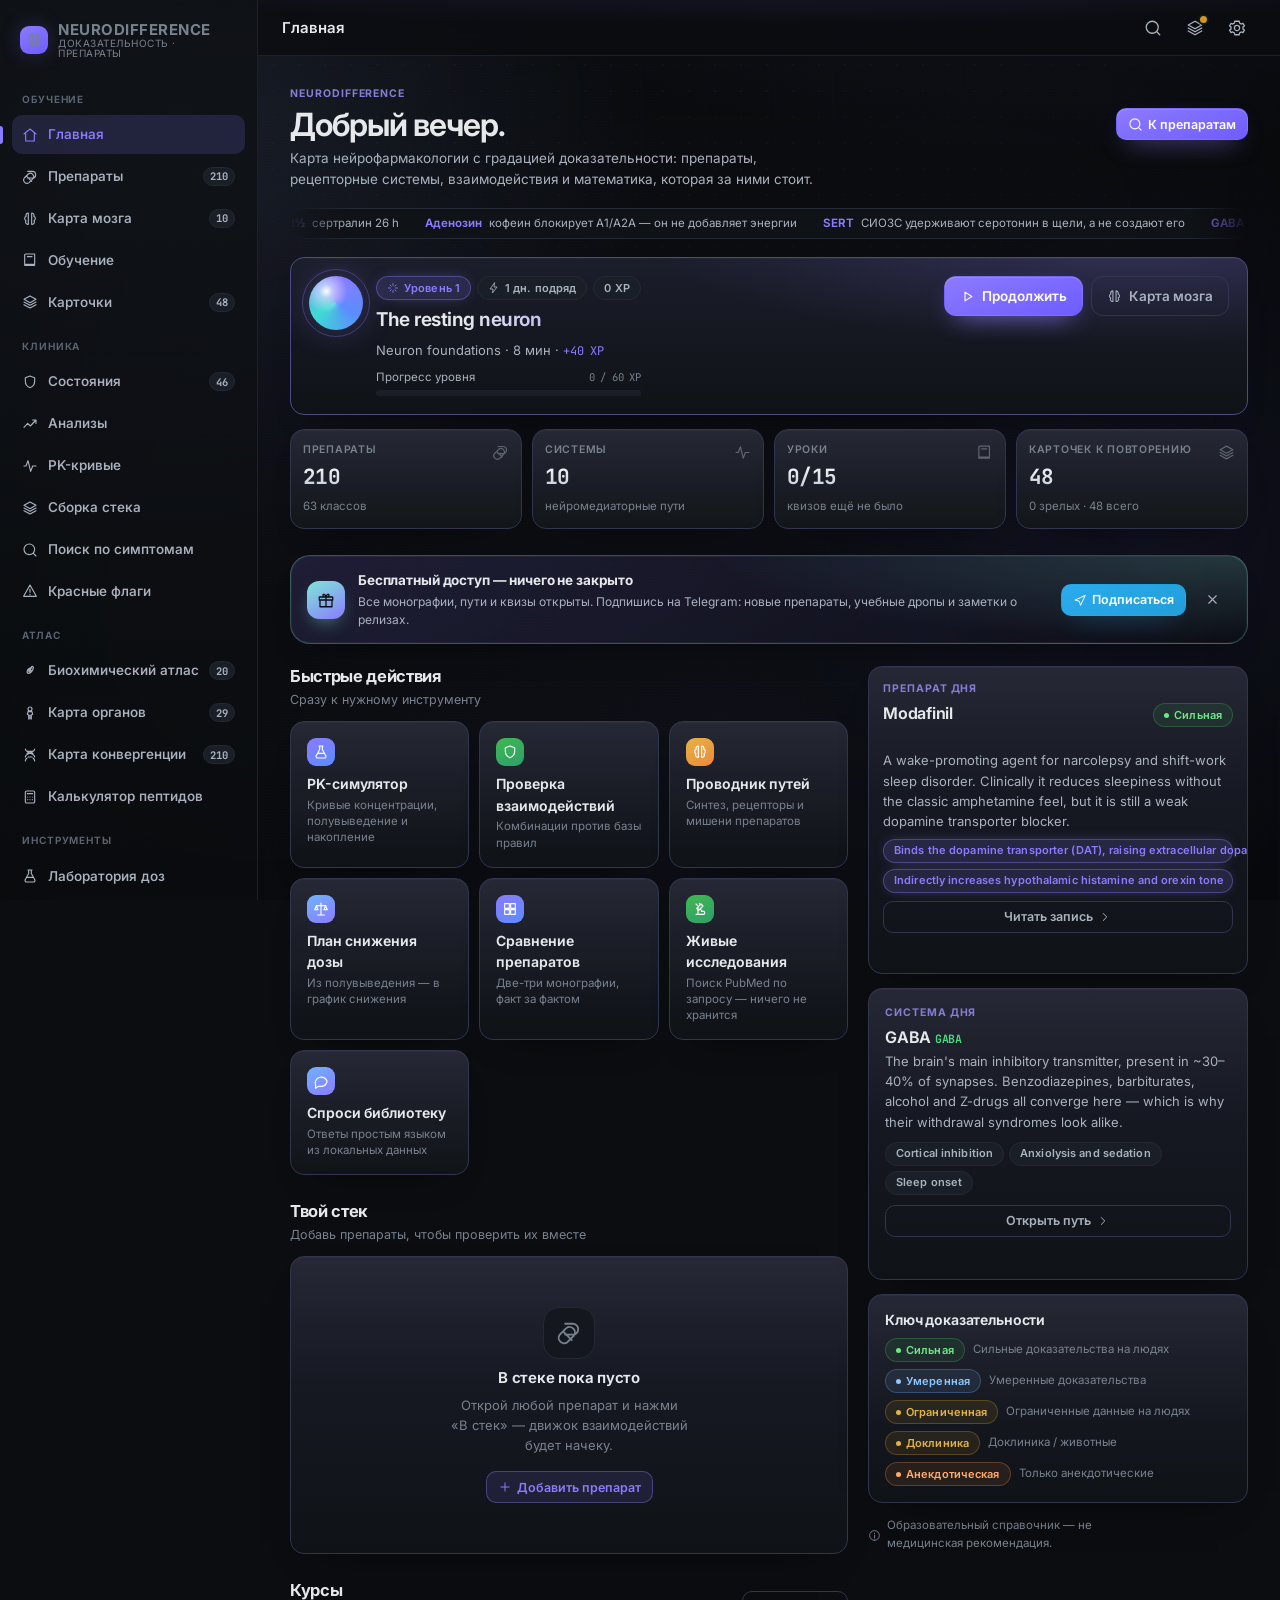
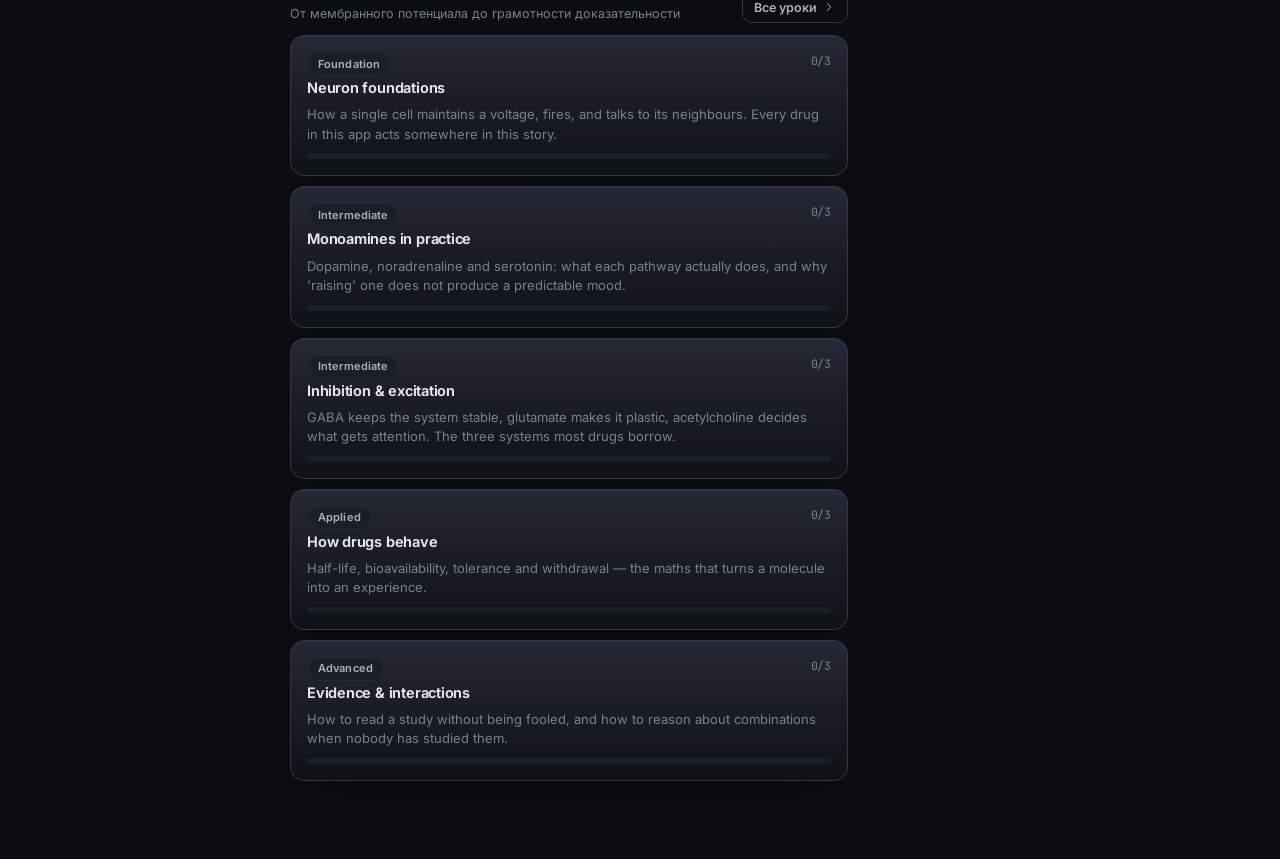
<file: index.html>
<!doctype html>
<html lang="en" data-accent="violet" data-density="comfortable" data-motion="on" data-skin="aurora">
  <head>
    <meta charset="utf-8" />
    <meta name="viewport" content="width=device-width, initial-scale=1, viewport-fit=cover" />
    <title>NeuroDifference — evidence · compounds · pathways</title>
    <meta
      name="description"
      content="An evidence-graded map of neuropharmacology: compound monographs, transmitter systems, a brain atlas, pharmacokinetic curves, interaction checks and spaced-repetition lessons."
    />
    <meta name="theme-color" content="#0b0d10" />
    <meta name="color-scheme" content="dark" />
    <meta name="apple-mobile-web-app-capable" content="yes" />
    <meta name="apple-mobile-web-app-status-bar-style" content="black-translucent" />
    <meta name="apple-mobile-web-app-title" content="NeuroDifference" />
    <meta name="mobile-web-app-capable" content="yes" />
    <meta name="format-detection" content="telephone=no" />

    <meta property="og:type" content="website" />
    <meta property="og:title" content="NeuroDifference" />
    <meta property="og:description" content="Evidence-graded neuropharmacology: compounds, pathways, interactions, kinetics." />
    <meta property="og:site_name" content="NeuroDifference" />

    <link rel="manifest" href="./manifest.json" />
    <link rel="icon" href="./icon.svg" type="image/svg+xml" />
    <link rel="apple-touch-icon" href="./icon.svg" />

    <link rel="preconnect" href="https://fonts.googleapis.com" />
    <link rel="preconnect" href="https://fonts.gstatic.com" crossorigin />
    <!-- Non-blocking: the app renders instantly on the system font stack and
         swaps in Inter once (if) the network delivers it. Offline = system UI. -->
    <link
      rel="stylesheet"
      href="https://fonts.googleapis.com/css2?family=Inter:wght@400;500;600;700&family=JetBrains+Mono:wght@400;500&display=swap"
      media="print"
      onload="this.media='all'; this.onload=null"
    />
    <noscript>
      <link
        rel="stylesheet"
        href="https://fonts.googleapis.com/css2?family=Inter:wght@400;500;600;700&family=JetBrains+Mono:wght@400;500&display=swap"
      />
    </noscript>

    <link rel="stylesheet" href="./app/styles.css?v=4.4.1" />
    <link rel="stylesheet" href="./app/skin.css?v=4.4.1" />
    <link rel="stylesheet" href="./app/clinic.css?v=4.4.1" />
  </head>
  <body>
    <div id="root">
      <noscript>
        <div style="padding: 32px; font-family: system-ui, sans-serif; color: #e6e8eb; background: #0b0d10; min-height: 100dvh">
          <h1 style="font-size: 20px; margin-bottom: 8px">NeuroDifference needs JavaScript</h1>
          <p style="color: #a9b2bf; font-size: 14px; line-height: 1.6; max-width: 46ch">
            This app renders everything on the device and stores your progress in local storage. Enable JavaScript to use it.
          </p>
        </div>
      </noscript>
    </div>
    <script type="module" src="./app/main.js?v=4.4.1"></script>
  </body>
</html>
</file>
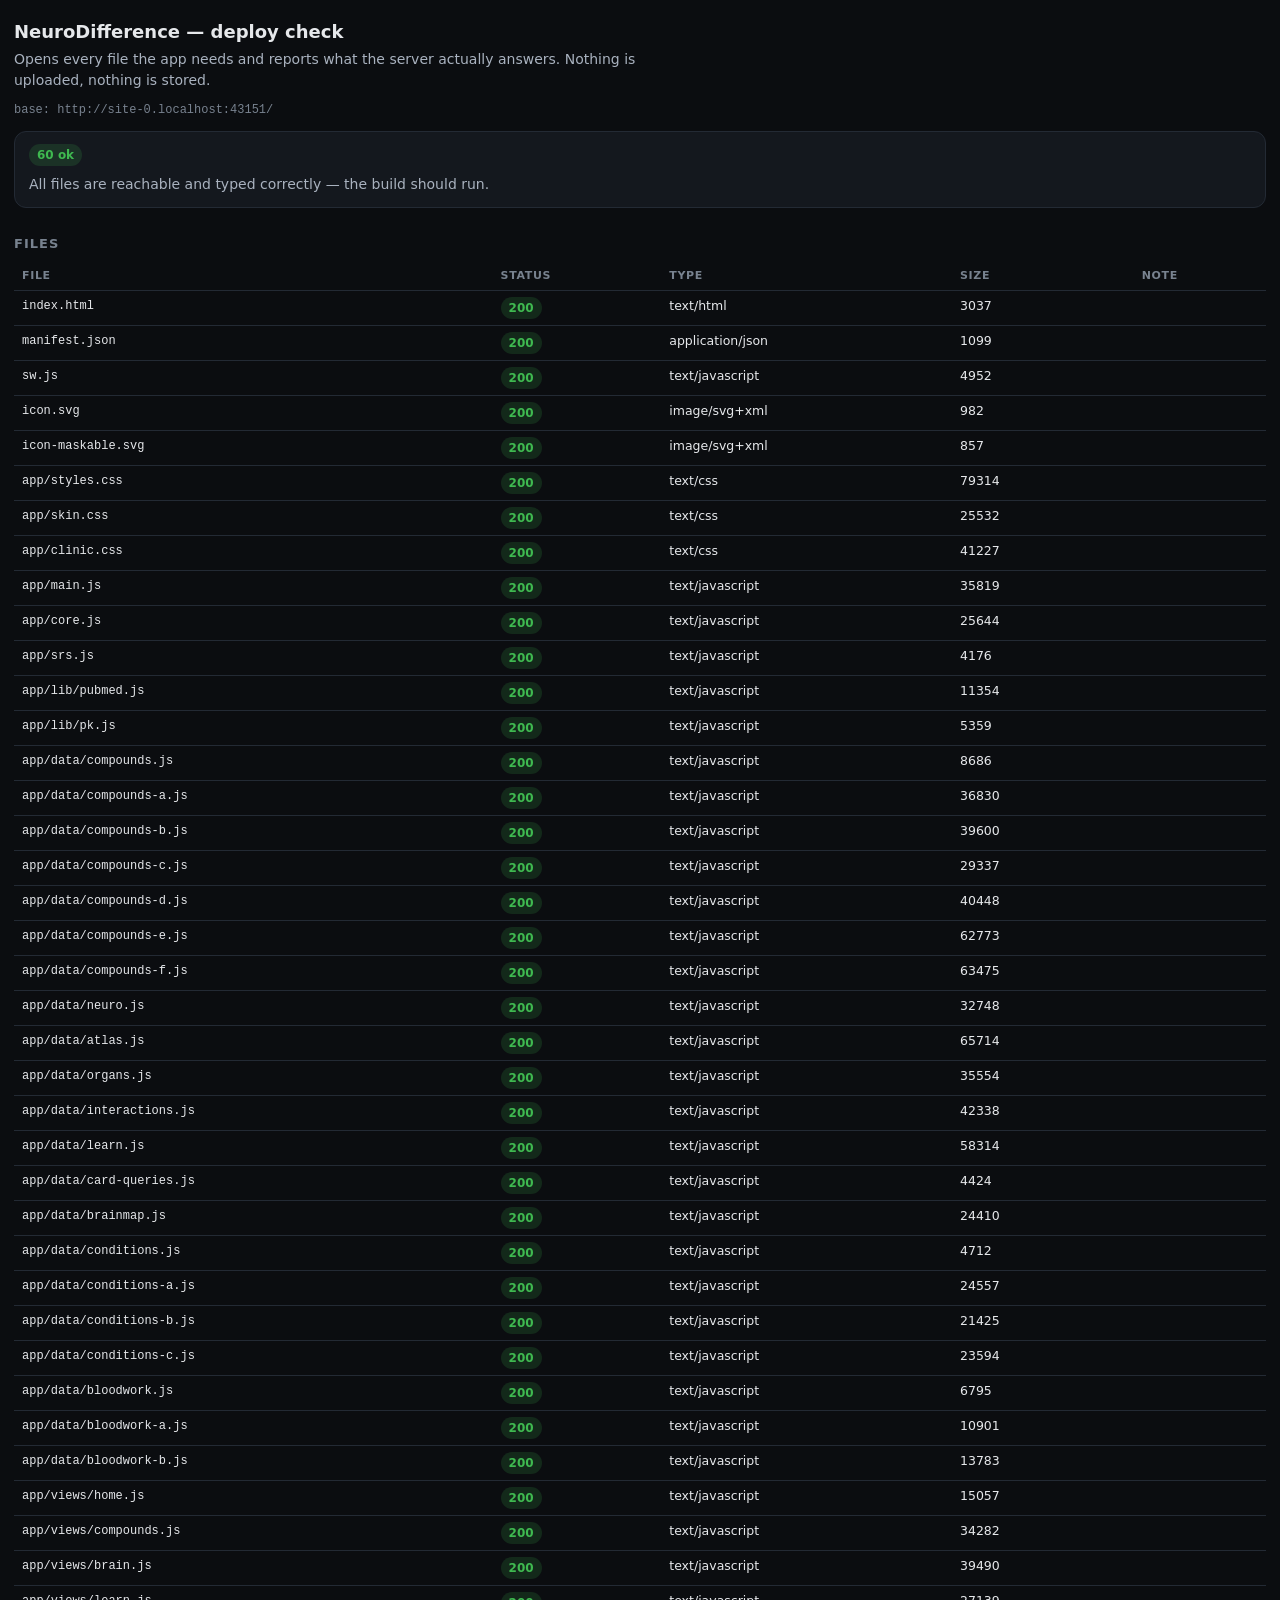
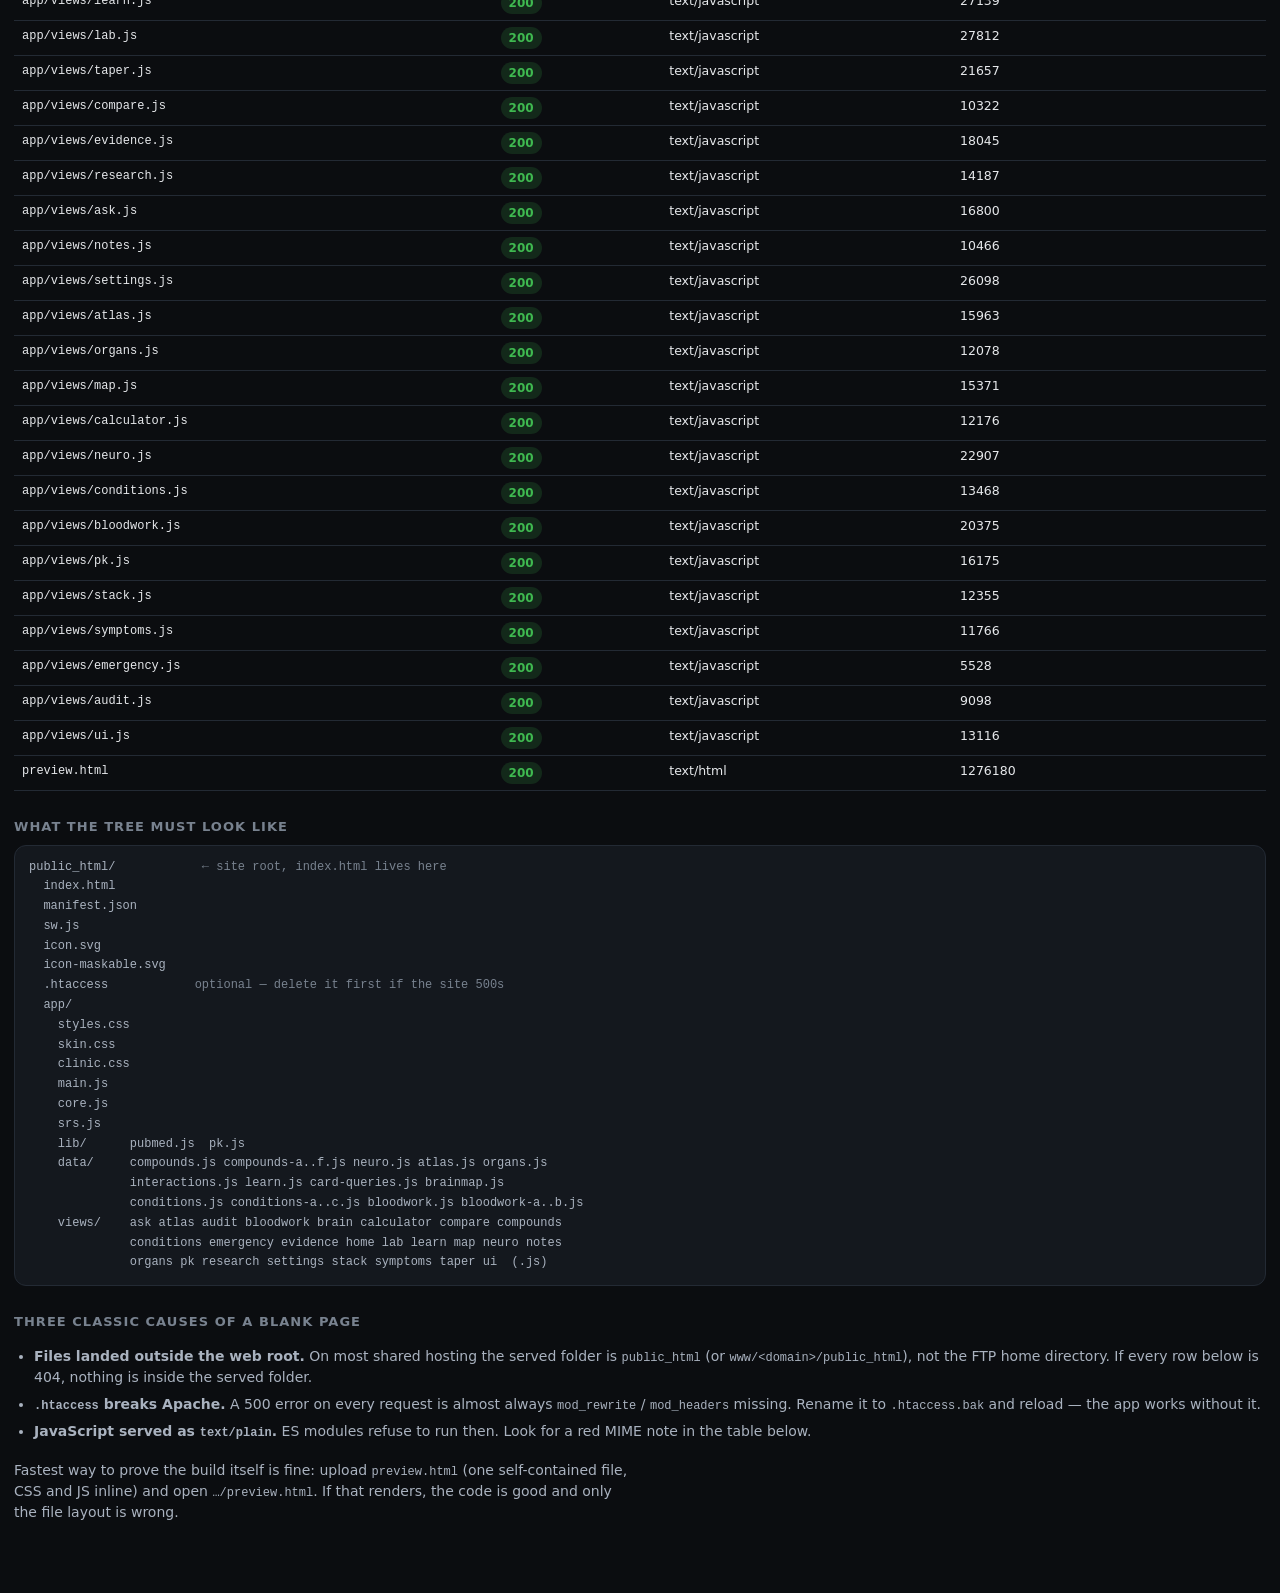
<file: deploy-check.html>
<!doctype html>
<html lang="en">
<head>
<meta charset="utf-8" />
<meta name="viewport" content="width=device-width, initial-scale=1, viewport-fit=cover" />
<title>NeuroDifference — deploy check</title>
<style>
  :root { color-scheme: dark; --bg:#0b0d10; --bg2:#14181e; --line:#232a34; --text:#e6e8eb; --text2:#a9b2bf; --text3:#78828f; --good:#3fb950; --bad:#f85149; --warn:#d29922; }
  * { box-sizing: border-box; }
  body { margin:0; padding:18px 14px 60px; background:var(--bg); color:var(--text); font:14px/1.5 system-ui, -apple-system, "Segoe UI", Roboto, sans-serif; }
  h1 { font-size:18px; margin:0 0 4px; }
  h2 { font-size:13px; letter-spacing:.08em; text-transform:uppercase; color:var(--text3); margin:26px 0 8px; }
  p { color:var(--text2); margin:0 0 10px; max-width:70ch; }
  code, .mono { font-family: ui-monospace, SFMono-Regular, Menlo, monospace; font-size:12px; }
  .pill { display:inline-block; padding:2px 8px; border-radius:999px; font-size:12px; font-weight:600; }
  .ok { background:rgba(63,185,80,.16); color:var(--good); }
  .err { background:rgba(248,81,73,.16); color:var(--bad); }
  .warn { background:rgba(210,153,34,.16); color:var(--warn); }
  .summary { border:1px solid var(--line); background:var(--bg2); border-radius:12px; padding:12px 14px; margin:12px 0 0; }
  table { width:100%; border-collapse:collapse; font-size:12.5px; }
  th, td { text-align:left; padding:6px 8px; border-bottom:1px solid var(--line); vertical-align:top; }
  th { color:var(--text3); font-weight:600; font-size:11px; letter-spacing:.06em; text-transform:uppercase; }
  td.st { white-space:nowrap; font-variant-numeric:tabular-nums; }
  .tree { border:1px solid var(--line); background:var(--bg2); border-radius:12px; padding:12px 14px; overflow-x:auto; }
  pre { margin:0; color:var(--text2); font-size:12px; line-height:1.65; }
  ul { color:var(--text2); padding-left:20px; }
  li { margin-bottom:6px; }
  #base { color:var(--text3); font-size:12px; word-break:break-all; }
</style>
</head>
<body>
  <h1>NeuroDifference — deploy check</h1>
  <p>Opens every file the app needs and reports what the server actually answers. Nothing is uploaded, nothing is stored.</p>
  <div id="base" class="mono"></div>
  <div class="summary" id="summary">Checking…</div>

  <h2>Files</h2>
  <table><thead><tr><th>File</th><th>Status</th><th>Type</th><th>Size</th><th>Note</th></tr></thead><tbody id="rows"></tbody></table>

  <h2>What the tree must look like</h2>
  <div class="tree"><pre>public_html/            <span style="color:#78828f">← site root, index.html lives here</span>
  index.html
  manifest.json
  sw.js
  icon.svg
  icon-maskable.svg
  .htaccess            <span style="color:#78828f">optional — delete it first if the site 500s</span>
  app/
    styles.css
    skin.css
    clinic.css
    main.js
    core.js
    srs.js
    lib/      pubmed.js  pk.js
    data/     compounds.js compounds-a..f.js neuro.js atlas.js organs.js
              interactions.js learn.js card-queries.js brainmap.js
              conditions.js conditions-a..c.js bloodwork.js bloodwork-a..b.js
    views/    ask atlas audit bloodwork brain calculator compare compounds
              conditions emergency evidence home lab learn map neuro notes
              organs pk research settings stack symptoms taper ui  (.js)</pre></div>

  <h2>Three classic causes of a blank page</h2>
  <ul>
    <li><b>Files landed outside the web root.</b> On most shared hosting the served folder is <code>public_html</code> (or <code>www/&lt;domain&gt;/public_html</code>), not the FTP home directory. If every row below is 404, nothing is inside the served folder.</li>
    <li><b><code>.htaccess</code> breaks Apache.</b> A 500 error on every request is almost always <code>mod_rewrite</code> / <code>mod_headers</code> missing. Rename it to <code>.htaccess.bak</code> and reload — the app works without it.</li>
    <li><b>JavaScript served as <code>text/plain</code>.</b> ES modules refuse to run then. Look for a red MIME note in the table below.</li>
  </ul>

  <p style="margin-top:18px">Fastest way to prove the build itself is fine: upload <code>preview.html</code> (one self-contained file, CSS and JS inline) and open <code>…/preview.html</code>. If that renders, the code is good and only the file layout is wrong.</p>

<script>
(function () {
  var FILES = [
    "index.html", "manifest.json", "sw.js", "icon.svg", "icon-maskable.svg",
    "app/styles.css", "app/skin.css", "app/clinic.css",
    "app/main.js", "app/core.js", "app/srs.js",
    "app/lib/pubmed.js", "app/lib/pk.js",
    "app/data/compounds.js", "app/data/compounds-a.js", "app/data/compounds-b.js",
    "app/data/compounds-c.js", "app/data/compounds-d.js", "app/data/compounds-e.js",
    "app/data/compounds-f.js", "app/data/neuro.js", "app/data/atlas.js",
    "app/data/organs.js", "app/data/interactions.js", "app/data/learn.js",
    "app/data/card-queries.js", "app/data/brainmap.js", "app/data/conditions.js",
    "app/data/conditions-a.js", "app/data/conditions-b.js", "app/data/conditions-c.js",
    "app/data/bloodwork.js", "app/data/bloodwork-a.js", "app/data/bloodwork-b.js",
    "app/views/home.js", "app/views/compounds.js", "app/views/brain.js",
    "app/views/learn.js", "app/views/lab.js", "app/views/taper.js",
    "app/views/compare.js", "app/views/evidence.js", "app/views/research.js",
    "app/views/ask.js", "app/views/notes.js", "app/views/settings.js",
    "app/views/atlas.js", "app/views/organs.js", "app/views/map.js",
    "app/views/calculator.js", "app/views/neuro.js", "app/views/conditions.js",
    "app/views/bloodwork.js", "app/views/pk.js", "app/views/stack.js",
    "app/views/symptoms.js", "app/views/emergency.js", "app/views/audit.js",
    "app/views/ui.js", "preview.html"
  ];
  var rows = document.getElementById("rows");
  var summary = document.getElementById("summary");
  var base = new URL("./", location.href);
  document.getElementById("base").textContent = "base: " + base.href;

  var ok = 0, missing = 0, mimes = 0, done = 0;

  function note(row, text, cls) {
    var td = document.createElement("td");
    td.className = cls || "";
    td.textContent = text || "";
    row.appendChild(td);
  }

  function makeRow(name) {
    var tr = document.createElement("tr");
    var c1 = document.createElement("td");
    c1.className = "mono";
    c1.textContent = name;
    tr.appendChild(c1);
    rows.appendChild(tr);
    return tr;
  }

  function finish() {
    done++;
    if (done < FILES.length) return;
    var parts = [];
    parts.push('<span class="pill ok">' + ok + " ok</span>");
    if (missing) parts.push('<span class="pill err">' + missing + " missing</span>");
    if (mimes) parts.push('<span class="pill warn">' + mimes + " wrong type</span>");
    var verdict = missing === 0 && mimes === 0
      ? "All files are reachable and typed correctly — the build should run."
      : missing > FILES.length / 2
        ? "Most files are missing: the upload did not land in the served folder, or it went to a subfolder."
        : "Some files are missing or mistyped — see the notes on the right.";
    summary.innerHTML = parts.join(" ") + '<div style="margin-top:8px;color:#a9b2bf">' + verdict + "</div>";
  }

  FILES.forEach(function (name) {
    var tr = makeRow(name);
    fetch(base.href + name, { cache: "no-store", method: "GET" })
      .then(function (r) {
        var type = (r.headers.get("content-type") || "").split(";")[0].trim();
        var len = r.headers.get("content-length");
        var bad = false, nt = "";
        var st = document.createElement("td");
        st.className = "st";
        st.innerHTML = r.ok
          ? '<span class="pill ok">' + r.status + "</span>"
          : '<span class="pill err">' + r.status + "</span>";
        tr.appendChild(st);

        if (!r.ok) { missing++; nt = "not served"; bad = true; note(tr, type || "—"); note(tr, len || "—"); note(tr, nt, "err"); }
        else {
          ok++;
          var wantJs = /\.js$/i.test(name);
          var wantCss = /\.css$/i.test(name);
          if (wantJs && !/javascript|ecmascript/i.test(type)) { mimes++; bad = true; nt = "ES modules will refuse to run — fix the MIME type"; }
          if (wantCss && !/css/i.test(type)) { mimes++; bad = true; nt = "not served as CSS"; }
          note(tr, type || "—");
          note(tr, len || "—");
          note(tr, nt, bad ? "err" : "");
        }
        finish();
      })
      .catch(function (e) {
        var st = document.createElement("td");
        st.className = "st";
        st.innerHTML = '<span class="pill err">ERR</span>';
        tr.appendChild(st);
        note(tr, "—");
        note(tr, "—");
        note(tr, String(e.message || e), "err");
        missing++;
        finish();
      });
  });
})();
</script>
</body>
</html>
</file>
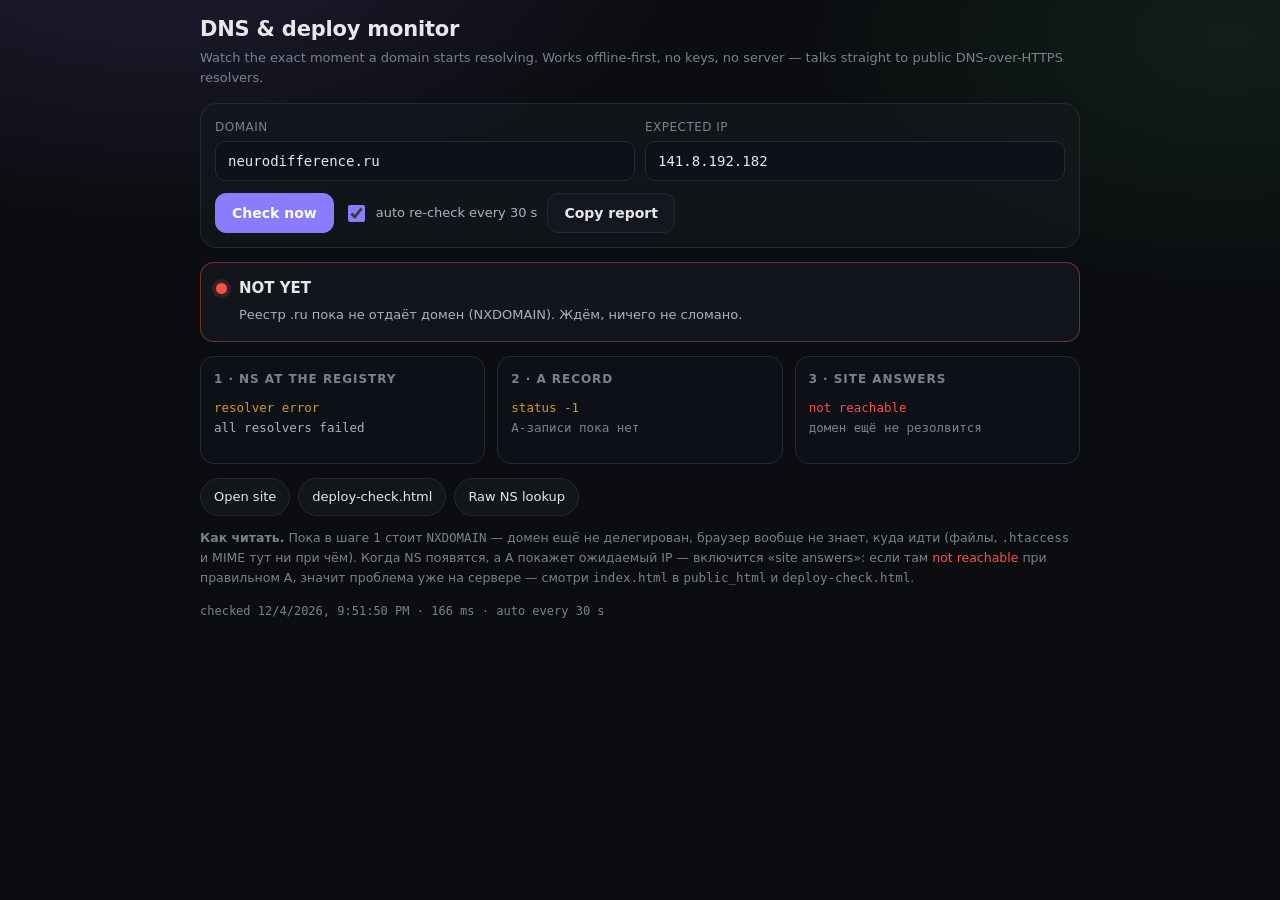
<file: dns-check.html>
<!doctype html>
<html lang="en">
<head>
<meta charset="utf-8" />
<meta name="viewport" content="width=device-width, initial-scale=1, viewport-fit=cover" />
<title>DNS monitor — NeuroDifference</title>
<meta name="theme-color" content="#0b0d10" />
<meta name="color-scheme" content="dark" />
<style>
  :root {
    --bg: #0b0d10;
    --bg-2: #14181e;
    --line: #232a34;
    --text: #e6e8eb;
    --text-2: #a9b2bf;
    --text-3: #78828f;
    --accent: #8b7bff;
    --good: #3fb950;
    --warn: #d29922;
    --bad: #f85149;
    --mono: ui-monospace, SFMono-Regular, Menlo, Consolas, monospace;
    --sans: system-ui, -apple-system, "Segoe UI", Roboto, sans-serif;
  }
  * { box-sizing: border-box; }
  html, body { margin: 0; }
  body {
    background:
      radial-gradient(900px 520px at 12% -10%, rgba(139, 123, 255, 0.16), transparent 60%),
      radial-gradient(700px 420px at 96% 4%, rgba(63, 185, 80, 0.10), transparent 62%),
      var(--bg);
    color: var(--text);
    font: 15px/1.55 var(--sans);
    -webkit-text-size-adjust: 100%;
    padding: max(16px, env(safe-area-inset-top)) 14px max(28px, env(safe-area-inset-bottom));
    min-height: 100dvh;
  }
  main { max-width: 880px; margin: 0 auto; }
  h1 { font-size: 21px; line-height: 1.25; margin: 0 0 6px; letter-spacing: -0.01em; }
  h2 { font-size: 12px; text-transform: uppercase; letter-spacing: 0.08em; color: var(--text-3); margin: 0 0 10px; font-weight: 650; }
  p { margin: 0 0 14px; color: var(--text-2); }
  .sub { color: var(--text-3); font-size: 13px; }
  code, pre { font-family: var(--mono); font-size: 12.5px; }

  .panel {
    border: 1px solid var(--line);
    background: rgba(20, 24, 30, 0.72);
    border-radius: 16px;
    padding: 14px;
    margin-bottom: 14px;
  }
  .fields { display: grid; gap: 10px; grid-template-columns: 1fr; }
  @media (min-width: 620px) { .fields { grid-template-columns: 1fr 1fr; } }
  label.f { display: block; font-size: 12px; color: var(--text-3); letter-spacing: 0.04em; text-transform: uppercase; }
  input[type="text"] {
    width: 100%;
    margin-top: 5px;
    padding: 11px 12px;
    border-radius: 10px;
    border: 1px solid var(--line);
    background: #0e1218;
    color: var(--text);
    font: 14px var(--mono);
  }
  input[type="text"]:focus-visible { outline: 2px solid var(--accent); outline-offset: 1px; }

  .actions { display: flex; flex-wrap: wrap; gap: 10px; align-items: center; margin-top: 12px; }
  .btn {
    appearance: none;
    border: 1px solid var(--line);
    background: var(--bg-2);
    color: var(--text);
    padding: 11px 16px;
    border-radius: 11px;
    font: 600 14px var(--sans);
    cursor: pointer;
    transition: transform 0.12s ease, background 0.15s ease, border-color 0.15s ease;
  }
  .btn:active { transform: scale(0.97); }
  .btn.primary { background: var(--accent); border-color: var(--accent); color: #fff; }
  .btn[disabled] { opacity: 0.55; cursor: progress; }
  .chk { display: inline-flex; gap: 8px; align-items: center; color: var(--text-2); font-size: 13px; cursor: pointer; }
  .chk input { width: 17px; height: 17px; accent-color: var(--accent); }

  .verdict {
    display: flex;
    gap: 12px;
    align-items: flex-start;
    border-radius: 14px;
    padding: 14px 15px;
    border: 1px solid var(--line);
    background: rgba(20, 24, 30, 0.8);
    margin-bottom: 14px;
    transition: border-color 0.2s ease;
  }
  .verdict .dot {
    width: 11px; height: 11px; border-radius: 50%;
    margin-top: 6px; flex: 0 0 auto;
    background: var(--text-3);
    box-shadow: 0 0 0 4px rgba(120, 130, 143, 0.15);
  }
  .verdict.live { border-color: rgba(63, 185, 80, 0.5); }
  .verdict.live .dot { background: var(--good); box-shadow: 0 0 0 4px rgba(63, 185, 80, 0.18); }
  .verdict.half { border-color: rgba(210, 153, 34, 0.5); }
  .verdict.half .dot { background: var(--warn); box-shadow: 0 0 0 4px rgba(210, 153, 34, 0.18); }
  .verdict.none { border-color: rgba(248, 81, 73, 0.45); }
  .verdict.none .dot { background: var(--bad); box-shadow: 0 0 0 4px rgba(248, 81, 73, 0.16); }
  .verdict b { display: block; font-size: 15px; margin-bottom: 3px; }
  .verdict span { color: var(--text-2); font-size: 13px; }

  .grid { display: grid; gap: 12px; grid-template-columns: 1fr; }
  @media (min-width: 780px) { .grid { grid-template-columns: 1fr 1fr 1fr; } }
  .card { border: 1px solid var(--line); background: rgba(14, 18, 24, 0.75); border-radius: 14px; padding: 13px; min-height: 108px; }
  .card pre { margin: 0; white-space: pre-wrap; word-break: break-word; color: var(--text-2); }
  .ok { color: var(--good); }
  .bad { color: var(--bad); }
  .warn { color: var(--warn); }
  .muted { color: var(--text-3); }
  .hooks { display: flex; flex-wrap: wrap; gap: 8px; margin-top: 14px; }
  .hooks a {
    color: var(--text);
    text-decoration: none;
    border: 1px solid var(--line);
    background: rgba(20, 24, 30, 0.8);
    border-radius: 999px;
    padding: 8px 13px;
    font-size: 13px;
  }
  .hooks a:active { transform: scale(0.97); }
  .stamp { margin-top: 16px; color: var(--text-3); font: 12px var(--mono); }
  .note { margin-top: 12px; font-size: 12.5px; color: var(--text-3); line-height: 1.6; }
</style>
</head>
<body>
<main>
  <h1>DNS &amp; deploy monitor</h1>
  <p class="sub">Watch the exact moment a domain starts resolving. Works offline-first, no keys, no server — talks straight to public DNS-over-HTTPS resolvers.</p>

  <div class="panel">
    <div class="fields">
      <label class="f">Domain<input id="dom" type="text" value="neurodifference.ru" spellcheck="false" autocapitalize="off" autocomplete="off" /></label>
      <label class="f">Expected IP<input id="ip" type="text" value="141.8.192.182" spellcheck="false" autocapitalize="off" autocomplete="off" /></label>
    </div>
    <div class="actions">
      <button id="go" class="btn primary" type="button">Check now</button>
      <label class="chk"><input id="auto" type="checkbox" checked /> auto re-check every 30 s</label>
      <button id="copy" class="btn" type="button">Copy report</button>
    </div>
  </div>

  <div id="verdict" class="verdict">
    <i class="dot"></i>
    <div><b>Not checked yet</b><span>Press “Check now”.</span></div>
  </div>

  <div class="grid">
    <section class="card">
      <h2>1 · NS at the registry</h2>
      <pre id="r-ns">—</pre>
    </section>
    <section class="card">
      <h2>2 · A record</h2>
      <pre id="r-a">—</pre>
    </section>
    <section class="card">
      <h2>3 · Site answers</h2>
      <pre id="r-site">—</pre>
    </section>
  </div>

  <div class="hooks">
    <a id="l-root" href="#" target="_blank" rel="noopener">Open site</a>
    <a id="l-deploy" href="#" target="_blank" rel="noopener">deploy-check.html</a>
    <a id="l-raw" href="#" target="_blank" rel="noopener">Raw NS lookup</a>
  </div>

  <p class="note">
    <b>Как читать.</b> Пока в шаге 1 стоит <code>NXDOMAIN</code> — домен ещё не делегирован, браузер вообще не знает, куда идти
    (файлы, <code>.htaccess</code> и MIME тут ни при чём). Когда NS появятся, а A покажет ожидаемый IP — включится «site answers»:
    если там <span class="bad">not reachable</span> при правильном A, значит проблема уже на сервере — смотри <code>index.html</code>
    в <code>public_html</code> и <code>deploy-check.html</code>.
  </p>

  <p id="stamp" class="stamp">idle</p>
</main>

<script>
(function () {
  "use strict";

  var $ = function (id) { return document.getElementById(id); };
  var domEl = $("dom"), ipEl = $("ip"), goEl = $("go"), autoEl = $("auto"), copyEl = $("copy");
  var vEl = $("verdict"), nsEl = $("r-ns"), aEl = $("r-a"), siteEl = $("r-site"), stampEl = $("stamp");
  var lastReport = "";
  var timer = null;
  var busy = false;

  /* ---------- resolvers (both send permissive CORS headers) ---------- */
  var RESOLVERS = [
    function (name, type) {
      return fetch("https://dns.google/resolve?name=" + encodeURIComponent(name) + "&type=" + type, { cache: "no-store" })
        .then(function (r) { return r.json(); });
    },
    function (name, type) {
      return fetch("https://1.1.1.1/dns-query?name=" + encodeURIComponent(name) + "&type=" + type + "&ct=application/dns-json", {
        headers: { accept: "application/dns-json" },
        cache: "no-store"
      }).then(function (r) { return r.json(); });
    }
  ];

  function ask(name, type) {
    var i = 0;
    function next() {
      if (i >= RESOLVERS.length) return Promise.reject(new Error("all resolvers failed"));
      var fn = RESOLVERS[i++];
      return fn(name, type).catch(next);
    }
    return next().then(function (j) {
      return {
        status: typeof j.Status === "number" ? j.Status : -1,
        answers: (j.Answer || []).map(function (a) { return String(a.data); }),
        types: (j.Answer || []).map(function (a) { return a.type; })
      };
    });
  }

  /* ---------- helpers ---------- */
  function esc(s) {
    return String(s).replace(/[&<>"]/g, function (c) {
      return { "&": "&amp;", "<": "&lt;", ">": "&gt;", '"': "&quot;" }[c];
    });
  }

  function statusWord(code) {
    if (code === 0) return "NOERROR";
    if (code === 3) return "NXDOMAIN";
    if (code === 2) return "SERVFAIL";
    if (code === 5) return "REFUSED";
    return "status " + code;
  }

  function setVerdict(kind, title, text) {
    vEl.className = "verdict" + (kind ? " " + kind : "");
    vEl.innerHTML = '<i class="dot"></i><div><b>' + esc(title) + "</b><span>" + esc(text) + "</span></div>";
  }

  function normHost(v) {
    return String(v || "").trim().replace(/^https?:\/\//i, "").replace(/\/.*$/, "").replace(/\.$/, "").toLowerCase();
  }

  /* ---------- the check ---------- */
  function run() {
    if (busy) return;
    busy = true;
    goEl.disabled = true;
    goEl.textContent = "Checking…";

    var domain = normHost(domEl.value) || "neurodifference.ru";
    var wantIp = String(ipEl.value || "").trim();
    domEl.value = domain;

    $("l-root").href = "https://" + domain + "/";
    $("l-deploy").href = "https://" + domain + "/deploy-check.html";
    $("l-raw").href = "https://dns.google/resolve?name=" + encodeURIComponent(domain) + "&type=NS";

    var started = Date.now();
    var nsTxt = "";
    var aTxt = "";
    var nsOk = false;
    var aOk = false;

    var nsP = ask(domain, "NS").catch(function (e) { return { status: -1, answers: [], err: e.message }; });
    var aP = ask(domain, "A").catch(function (e) { return { status: -1, answers: [], err: e.message }; });

    Promise.all([nsP, aP]).then(function (out) {
      var ns = out[0], a = out[1];

      /* 1 — NS */
      if (ns.status === 3) {
        nsTxt = '<span class="bad">NXDOMAIN</span> <span class="muted">— домен ещё не делегирован</span>\n' +
          '<span class="muted">в реестре нет NS-записей</span>';
      } else if (ns.answers.length) {
        nsOk = true;
        nsTxt = '<span class="ok">' + ns.answers.length + ' NS</span>\n' + ns.answers.map(esc).join("\n");
      } else if (ns.err) {
        nsTxt = '<span class="warn">resolver error</span>\n' + esc(ns.err);
      } else {
        nsTxt = '<span class="warn">' + statusWord(ns.status) + "</span>\n" + '<span class="muted">записи есть, но пустые</span>';
      }

      /* 2 — A */
      if (a.answers.length) {
        aOk = wantIp ? a.answers.indexOf(wantIp) !== -1 : true;
        aTxt = (aOk ? '<span class="ok">' : '<span class="warn">') + a.answers.length + " A</span>\n" +
          a.answers.map(function (ip) {
            return ip === wantIp ? '<span class="ok">' + esc(ip) + " ← ok</span>" : esc(ip);
          }).join("\n");
      } else if (a.status === 3) {
        aTxt = '<span class="bad">NXDOMAIN</span>\n<span class="muted">ждать делегирования</span>';
      } else {
        aTxt = '<span class="warn">' + statusWord(a.status) + "</span>\n" + '<span class="muted">A-записи пока нет</span>';
      }

      nsEl.innerHTML = nsTxt;
      aEl.innerHTML = aTxt;
      siteEl.innerHTML = '<span class="muted">probing…</span>';

      /* 3 — can we actually reach it? */
      var probeUrl = "https://" + domain + "/?nd-probe=" + Date.now();
      var siteP = fetch(probeUrl, { mode: "no-cors", cache: "no-store" })
        .then(function () { return true; })
        .catch(function () { return false; });

      return siteP.then(function (reachable) {
        siteEl.innerHTML = reachable
          ? '<span class="ok">reachable</span>\n<span class="muted">сервер ответил на HTTPS</span>'
          : '<span class="bad">not reachable</span>\n<span class="muted">' + (aOk ? "DNS ok — проблема на сервере" : "домен ещё не резолвится") + "</span>";

        if (aOk && reachable) {
          setVerdict("live", "DOMAIN IS LIVE",
            "DNS отдаёт " + wantIp + ", сервер отвечает. Открывай сайт и deploy-check.html.");
        } else if (aOk && !reachable) {
          setVerdict("half", "DNS OK, SERVER SILENT",
            "A-запись уже правильная, но HTTPS не отвечает: смотри сертификат, index.html в public_html и .htaccess.");
        } else if (nsOk && !aOk) {
          setVerdict("half", "DELEGATED, NO A RECORD",
            "NS в реестре есть, но A не указывает на " + (wantIp || "нужный IP") + ". Пропиши A-запись в панели хостера.");
        } else {
          setVerdict("none", "NOT YET",
            "Реестр .ru пока не отдаёт домен (NXDOMAIN). Ждём, ничего не сломано.");
        }

        var ms = Date.now() - started;
        var when = new Date().toLocaleString();
        stampEl.textContent = "checked " + when + " · " + ms + " ms · " + (autoEl.checked ? "auto every 30 s" : "manual");

        lastReport =
          "domain: " + domain + "\n" +
          "expected IP: " + (wantIp || "-") + "\n" +
          "NS status: " + statusWord(ns.status) + " -> " + (ns.answers.join(", ") || "none") + "\n" +
          "A status: " + statusWord(a.status) + " -> " + (a.answers.join(", ") || "none") + "\n" +
          "reachable: " + reachable + "\n" +
          "at: " + when;
      });
    }).catch(function (err) {
      setVerdict("half", "CHECK FAILED", String(err && err.message ? err.message : err));
      stampEl.textContent = "error";
    }).then(function () {
      busy = false;
      goEl.disabled = false;
      goEl.textContent = "Check now";
    });
  }

  /* ---------- wiring ---------- */
  goEl.addEventListener("click", run);

  copyEl.addEventListener("click", function () {
    var text = lastReport || "nothing checked yet";
    var done = function () {
      copyEl.textContent = "Copied";
      setTimeout(function () { copyEl.textContent = "Copy report"; }, 1400);
    };
    if (navigator.clipboard && navigator.clipboard.writeText) {
      navigator.clipboard.writeText(text).then(done, done);
    } else {
      var ta = document.createElement("textarea");
      ta.value = text;
      document.body.appendChild(ta);
      ta.select();
      try { document.execCommand("copy"); } catch (e) { /* ignore */ }
      ta.remove();
      done();
    }
  });

  function syncTimer() {
    if (timer) { clearInterval(timer); timer = null; }
    if (autoEl.checked) {
      timer = setInterval(function () {
        if (document.visibilityState === "visible") run();
      }, 30000);
    }
  }
  autoEl.addEventListener("change", syncTimer);
  document.addEventListener("visibilitychange", function () {
    if (document.visibilityState === "visible" && autoEl.checked) run();
  });
  domEl.addEventListener("keydown", function (e) { if (e.key === "Enter") run(); });
  ipEl.addEventListener("keydown", function (e) { if (e.key === "Enter") run(); });

  syncTimer();
  run();
})();
</script>
</body>
</html>
</file>
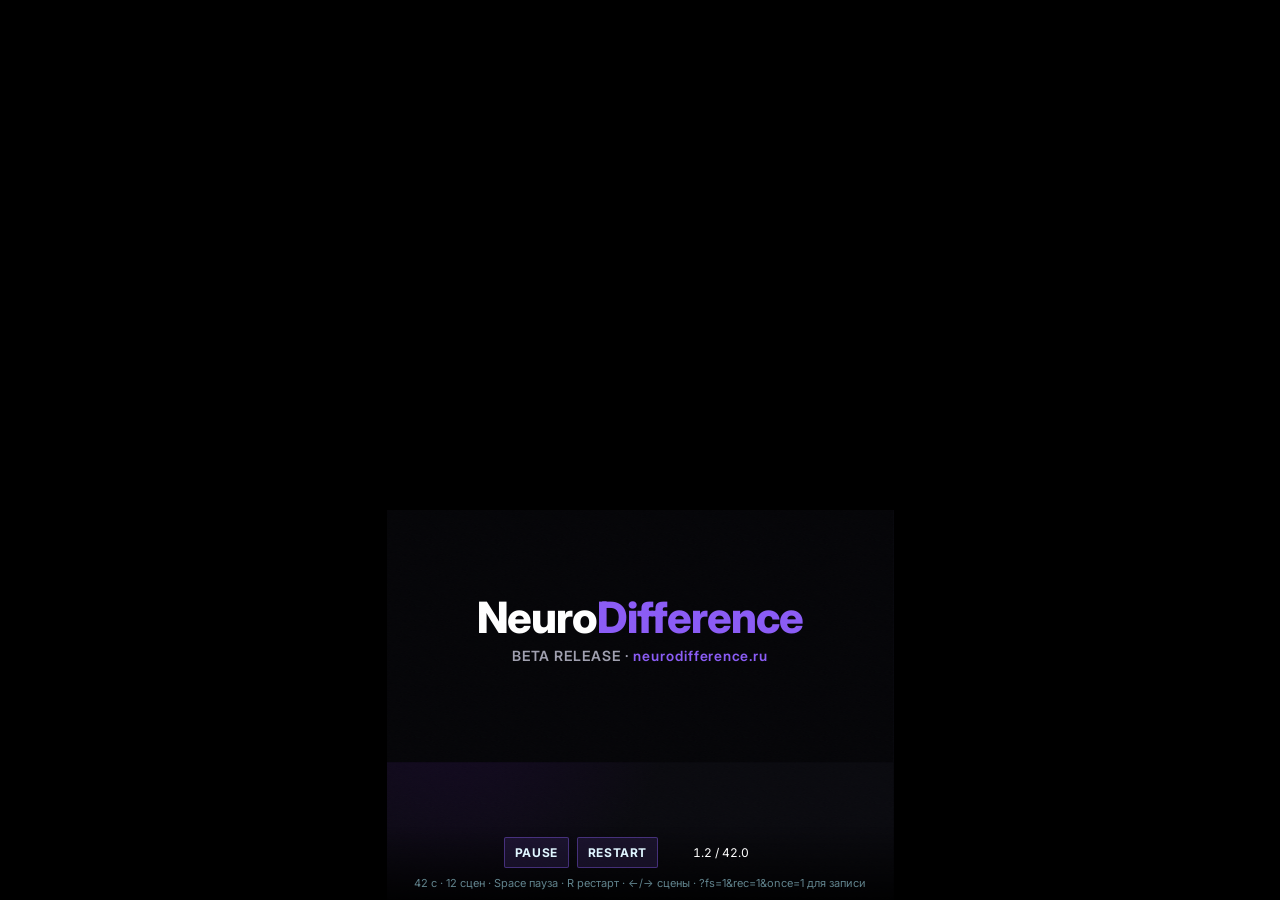
<file: promo-neuro.html>
<!doctype html>
<html lang="ru">
<head>
<meta charset="utf-8" />
<meta name="viewport" content="width=device-width, initial-scale=1, viewport-fit=cover" />
<title>NeuroDifference — Product Demo (9:16)</title>
<link rel="preconnect" href="https://fonts.googleapis.com" />
<link rel="preconnect" href="https://fonts.gstatic.com" crossorigin />
<link href="https://fonts.googleapis.com/css2?family=Inter:wght@300;400;600;700;800&display=swap" rel="stylesheet" />
<style>
  :root{
    --bg:#0a0a0f; --card:#14141c; --card2:#1c1c28; --line:#23233a;
    --vio:#8b5cf6; --cyan:#06b6d4; --grn:#10b981; --red:#ef4444; --org:#f59e0b;
    --t1:#ffffff; --t2:#a0a0b0; --t3:#6b6b80;
  }
  *{margin:0;padding:0;box-sizing:border-box}
  html,body{height:100%;background:#000;overflow:hidden}
  body{font-family:"Inter",system-ui,sans-serif;color:var(--t1);-webkit-font-smoothing:antialiased;
    display:grid;place-items:center;user-select:none;-webkit-user-select:none;touch-action:manipulation}
  #wrap{position:fixed;inset:0;display:grid;place-items:center;background:#000}
  #stage{position:relative;width:1080px;height:1920px;transform-origin:center;background:var(--bg);overflow:hidden}
  /* background gradient only for intro/outro */
  #bggrad{position:absolute;inset:0;opacity:0;transition:opacity .5s;
    background:radial-gradient(90% 70% at 12% 8%, #1a0a2e 0%, transparent 55%),
               radial-gradient(90% 70% at 88% 92%, #0a1520 0%, transparent 55%), var(--bg)}
  #stage.grad #bggrad{opacity:1}
  /* letterbox */
  .bar{position:absolute;left:0;right:0;background:#050508;z-index:3}
  .bar.top{top:0;height:28%}
  .bar.bot{bottom:0;height:18%}
  /* persistent header */
  #hdr{position:absolute;top:9%;left:0;right:0;text-align:center;z-index:4}
  #hdr .b{font-weight:800;font-size:92px;letter-spacing:-.02em}
  #hdr .s{font-weight:600;font-size:30px;color:var(--t2);margin-top:10px;letter-spacing:.06em}
  #hdr .s em{font-style:normal;color:var(--vio)}
  /* slogan bottom-left */
  #slog{position:absolute;left:15%;top:82%;z-index:4;font-weight:600;font-size:56px;line-height:1.15;
    max-width:70%;opacity:0;transform:translateY(10px);transition:opacity .4s ease-out,transform .4s ease-out}
  #slog.on{opacity:1;transform:none}
  /* UI region */
  #ui{position:absolute;left:5%;top:28%;width:90%;height:54%;z-index:2}
  .screen{position:absolute;inset:0;opacity:0;pointer-events:none;display:flex;flex-direction:column;justify-content:center}
  .screen.on{opacity:1}
  .screen.diss{transition:opacity .4s ease}
  .screen.live.push{animation:push 2s ease-out forwards}
  @keyframes push{from{transform:scale(1) translateY(0)}to{transform:scale(1.05) translateY(2%)}}
  /* cascade reveal */
  .rv{opacity:0;transform:translateY(16px)}
  .screen.live .rv{animation:rv .3s ease-out forwards;animation-delay:calc(var(--i)*.1s)}
  @keyframes rv{to{opacity:1;transform:none}}
  /* cards / grids */
  .card{background:var(--card);border:1px solid var(--line);border-radius:8px;padding:22px;
    backdrop-filter:blur(8px);display:flex;flex-direction:column;gap:12px;min-width:0}
  .card .t{font-weight:700;font-size:30px;line-height:1.2}
  .card .d{font-weight:400;font-size:23px;color:var(--t2);line-height:1.35}
  .g{display:grid;gap:16px;align-content:center}
  .g32{grid-template-columns:repeat(3,1fr)}
  .g43{grid-template-columns:repeat(4,1fr)}
  .g2{grid-template-columns:repeat(2,1fr)}
  .tags{display:flex;gap:8px;flex-wrap:wrap}
  .tag{font-size:20px;font-weight:600;padding:4px 12px;border-radius:6px}
  .tag.v{background:rgba(139,92,246,.16);color:var(--vio)}
  .tag.c{background:rgba(6,182,212,.16);color:var(--cyan)}
  .tag.g{background:rgba(16,185,129,.16);color:var(--grn)}
  .tag.r{background:rgba(239,68,68,.16);color:var(--red)}
  .tag.o{background:rgba(245,158,11,.16);color:var(--org)}
  .stars{color:var(--org);font-size:24px;letter-spacing:2px}
  .h{font-weight:700;font-size:34px;margin-bottom:16px;display:flex;align-items:center;gap:12px}
  .h .dot{width:12px;height:12px;border-radius:50%;background:var(--vio)}
  /* two-column layouts */
  .cols{display:grid;grid-template-columns:1fr 1.4fr;gap:20px;align-content:center;height:100%}
  .col{display:flex;flex-direction:column;gap:12px;min-height:0}
  .list{overflow:hidden;display:flex;flex-direction:column;gap:10px}
  .li{background:var(--card);border:1px solid var(--line);border-radius:8px;padding:16px 20px;
    display:flex;justify-content:space-between;align-items:center;font-size:26px}
  .li .n{font-weight:600}
  .li .v{color:var(--t2);font-size:23px}
  .screen.live .scroll{animation:scr 3s linear forwards}
  @keyframes scr{from{transform:translateY(0)}to{transform:translateY(-20%)}}
  /* dosage table */
  .tbl{display:flex;flex-direction:column;gap:8px}
  .row{display:grid;grid-template-columns:1.4fr 1fr 1fr;gap:12px;padding:18px 22px;border-radius:8px;
    background:var(--card2);font-size:26px;align-items:center}
  .row .n{font-weight:600}
  .row .a{color:var(--t2)}
  .screen.live .row.hl{animation:hl .3s ease-out forwards;animation-delay:calc(var(--i)*.5s)}
  @keyframes hl{to{background:#2a1a3e}}
  .row.v{border-left:5px solid var(--vio)} .row.c{border-left:5px solid var(--cyan)} .row.g{border-left:5px solid var(--grn)}
  /* map graph */
  .mapwrap{display:grid;grid-template-columns:.7fr 1.6fr .7fr;gap:16px;height:100%;align-content:center}
  .mapside{display:flex;flex-direction:column;gap:10px}
  .graph{width:100%;height:100%}
  .graph line{stroke:var(--grn);stroke-width:2.5;stroke-dasharray:400;stroke-dashoffset:400}
  .screen.live .graph line{animation:draw 1.5s ease-in-out forwards;animation-delay:calc(var(--i)*.08s)}
  @keyframes draw{to{stroke-dashoffset:0}}
  .graph circle{fill:var(--cyan)}
  .graph circle.hub{fill:var(--vio)}
  .graph text{fill:var(--t2);font-size:20px;font-family:Inter}
  /* shop white cards */
  .card.white{background:#f5f5f7;border-color:#e2e2e8;color:#14141c}
  .card.white .d{color:#55556a}
  .struct{width:100%;height:120px}
  .struct path,.struct line,.struct circle{stroke:#33334a;stroke-width:2.5;fill:none}
  /* log body */
  .body3d{display:grid;place-items:center}
  .body3d svg{width:70%;height:auto;animation:turn 3s ease-in-out infinite;transform-origin:center}
  @keyframes turn{0%{transform:perspective(900px) rotateY(0deg)}50%{transform:perspective(900px) rotateY(15deg)}100%{transform:perspective(900px) rotateY(0deg)}}
  .form{display:flex;flex-direction:column;gap:12px}
  .field{background:var(--card);border:1px solid var(--line);border-radius:8px;padding:18px 20px;color:var(--t3);font-size:25px}
  .btn{background:var(--vio);color:#fff;border-radius:8px;font-weight:600;font-size:26px;padding:16px;text-align:center}
  .btn.ghost{background:var(--card2);color:var(--t1);border:1px solid var(--line)}
  /* intro / outro */
  .center{align-items:center;text-align:center;justify-content:center;gap:20px}
  .logo{font-weight:800;font-size:110px;letter-spacing:-.03em}
  .logo span{color:var(--vio)}
  .tag1{font-weight:400;font-size:44px}
  .tag2{font-weight:300;font-size:30px;color:var(--t2)}
  .feat{font-weight:400;font-size:28px;color:var(--t2)}
  .cta{background:var(--vio);color:#fff;border-radius:8px;font-weight:600;font-size:34px;padding:22px 44px;
    animation:pulse 1.5s ease-in-out infinite}
  @keyframes pulse{0%,100%{transform:scale(1)}50%{transform:scale(1.05)}}
  /* post */
  .vig{position:absolute;inset:0;pointer-events:none;z-index:5;
    background:radial-gradient(120% 90% at 50% 50%, transparent 55%, rgba(0,0,0,.15) 100%)}
  .grain{position:absolute;inset:-50%;width:200%;height:200%;pointer-events:none;z-index:6;opacity:.025;
    background-image:url("data:image/svg+xml;utf8,<svg xmlns='http://www.w3.org/2000/svg' width='140' height='140'><filter id='n'><feTurbulence type='fractalNoise' baseFrequency='0.85' numOctaves='2' stitchTiles='stitch'/></filter><rect width='140' height='140' filter='url(%23n)'/></svg>")}
  /* controls */
  #ui2{position:fixed;left:0;right:0;bottom:0;z-index:50;display:flex;gap:8px;align-items:center;flex-wrap:wrap;justify-content:center;
    padding:10px 12px calc(10px + env(safe-area-inset-bottom));background:linear-gradient(0deg,rgba(0,0,0,.85),transparent);
    font-size:12px;color:#9fd8e6}
  #ui2 button{font:inherit;font-weight:700;letter-spacing:.05em;text-transform:uppercase;color:#dff6ff;
    background:rgba(139,92,246,.12);border:1px solid rgba(139,92,246,.4);padding:7px 10px;border-radius:2px;cursor:pointer}
  #ui2 .t{font-variant-numeric:tabular-nums;color:#fff;min-width:110px;text-align:center}
  #ui2 .hint{opacity:.6;width:100%;text-align:center;font-size:11px}
  body.rec #ui2{display:none}
  #tap{position:fixed;inset:0;z-index:60;display:none;place-items:center;background:rgba(5,5,8,.7);color:#fff;
    font-weight:700;letter-spacing:.08em;text-transform:uppercase;font-size:14px;text-align:center;padding:24px}
  body.fs #tap{display:grid}
</style>
</head>
<body>
<div id="wrap">
  <div id="stage">
    <div id="bggrad"></div>
    <div id="ui"></div>
    <div class="bar top"></div>
    <div class="bar bot"></div>
    <div id="hdr"><div class="b">Neuro<span style="color:var(--vio)">Difference</span></div>
      <div class="s">BETA RELEASE · <em>neurodifference.ru</em></div></div>
    <div id="slog"></div>
    <div class="vig"></div>
    <div class="grain"></div>
  </div>
</div>
<div id="ui2">
  <button id="play">Pause</button>
  <button id="restart">Restart</button>
  <span class="t" id="time">0.0 / 42.0</span>
  <span class="hint">42 с · 12 сцен · Space пауза · R рестарт · ←/→ сцены · ?fs=1&rec=1&once=1 для записи</span>
</div>
<div id="tap">Тапни для fullscreen<br><span style="opacity:.6;font-weight:400">запись экрана · музыку наложишь сам</span></div>
<script>
"use strict";
const P=new URLSearchParams(location.search);
const param=(k,d)=>P.has(k)?P.get(k):d;
const ONCE=param("once","0")==="1", REC=param("rec","0")==="1", FS=param("fs","0")==="1";
const clamp=(v,a,b)=>v<a?a:v>b?b:v;
const T_END=42.0;
/* ---- real-ish data from the NeuroDifference reference ---- */
const STUDIES=[
 {t:"Semax и экспрессия BDNF",tag:"RCT",tc:"g",s:4},
 {t:"Селанк: тревожность, ГАМК",tag:"RCT",tc:"g",s:4},
 {t:"Тирзепатид vs семаглутид",tag:"Meta",tc:"c",s:5},
 {t:"Ретатрутид: фаза II",tag:"Ph2",tc:"c",s:3},
 {t:"MK-677 и IGF-1",tag:"RCT",tc:"g",s:3},
 {t:"Кетамин: NMDA-пластичность",tag:"Rev",tc:"v",s:5},
];
const TOPIC=[
 {t:"Рецептор NMDA",d:"Как кетамин запускает синаптогенез за часы, а не недели."},
 {t:"Ось GH/IGF-1",d:"Секретагоги против экзогенного соматропина: что говорят данные."},
 {t:"GLP-1/GIP/GCG",d:"Тройные агонисты и почему редундантность incretin — это риск."},
];
const COMPOUNDS=[
 ["Semax","Пептид","v"],["Selank","Пептид","v"],["Tirzepatide","GLP-1","c"],["Retatrutide","GLP-1","c"],
 ["Somatropin","GH","g"],["MK-677","Секретагог","g"],["Anastrozole","AI","o"],["Letrozole","AI","o"],
 ["IGF-1 LR3","GH-ось","g"],["Caffeine","Стимулятор","c"],["Melatonin","Сон","v"],["Creatine","Эргоген","g"],
];
const PRESETS=["Focus / работа","Сон / восстановление","GLP-1 / состав тела","GH-ось / рекомпозиция"];
const STACKLIST=[["Semax","200 мкг/д"],["Selank","250 мкг/д"],["Caffeine","100 мг"],["L-Theanine","200 мг"],["Creatine","5 г"],["Melatonin","0.5 мг"],["Omega-3","2 г"],["Magnesium","400 мг"]];
const DOSES=[
 ["Semax","200 мкг","утро","v"],["Selank","250 мкг","вечер","v"],["Caffeine","100 мг","утро","c"],
 ["Creatine","5 г","ежедн.","g"],["Melatonin","0.5 мг","за 1 ч до сна","c"],
];
const MECH=[["BDNF/TrkB","Семакс ↑ нейротрофику"],["ГАМК-ергический","Селанк ↓ тревожность"],["Аденозин A1/A2A","Кофеин ↑ бодрость"],["mTOR/креатинфосфат","Креатин ↑ энергия"]];
const RISKS=[["Кофеин + сон","Пересечение с мелатонином","r"],["GH + AI","Метаболич. + костная нагрузка","o"],["Incretin + incretin","ЖКТ → дегидратация","r"],["Суммация седации","Селанк + мелатонин","o"]];
const SHOP=[["Semax"],["Selank"],["Tirzepatide"],["Retatrutide"],["Somatropin"],["MK-677"]];
const COACH=[["Bloodwork","Загрузи анализы — диапазоны универсальные, без sex-branching."],["X-ray / МРТ","Контекст снимков к дневнику и стеку."]];
/* ---- screen builders ---- */
const stars=s=>"★".repeat(s)+"☆".repeat(5-s);
const rv=i=>`class="rv" style="--i:${i}"`;
const thumb=i=>`<div class="rv" style="--i:${i};height:120px;border-radius:6px;background:linear-gradient(135deg,rgba(139,92,246,.35),rgba(6,182,212,.25))"></div>`;
function scrIntro(){return `<div class="screen diss center" id="sc0">
  <div class="logo rv" style="--i:0">Neuro<span>Difference</span></div>
  <div class="tag1 rv" style="--i:2">Доказательная нейрофармакология.</div>
  <div class="tag2 rv" style="--i:3">Для тех, кому нужна вся картина.</div></div>`;}
function scrStudies(){return `<div class="screen push" id="sc1"><div class="h rv" style="--i:0"><span class="dot"></span>Исследования</div>
  <div class="g g32">${STUDIES.map((s,i)=>`<div class="card rv" style="--i:${i+1}"><div class="t">${s.t}</div><div class="tags"><span class="tag ${s.tc}">${s.tag}</span></div><div class="stars">${stars(s.s)}</div></div>`).join("")}</div></div>`;}
function scrTopic(){return `<div class="screen" id="sc2"><div class="h rv" style="--i:0"><span class="dot" style="background:var(--cyan)"></span>Тема дня</div>
  <div class="g" style="grid-template-columns:repeat(3,1fr)">${TOPIC.map((s,i)=>`<div class="card rv" style="--i:${i+1}">${thumb(i+1)}<div class="t">${s.t}</div><div class="d">${s.d}</div></div>`).join("")}</div></div>`;}
const GN=[[200,250,1,"NMDA"],[80,120,0,"Кетамин"],[320,120,0,"BDNF"],[80,380,0,"Синаптогенез"],[320,380,0,"Пластичность"],[200,60,0,"Глутамат"],[200,440,0,"mTOR"]];
const GE=[[0,1],[0,2],[0,3],[0,4],[5,0],[0,6],[2,4]];
function scrMap(){return `<div class="screen" id="sc3"><div class="mapwrap">
  <div class="mapside">${["Рецепторы","Нейротрофика","Синапс","Метаболизм"].map((c,i)=>`<div class="li rv" style="--i:${i}"><span class="n">${c}</span></div>`).join("")}</div>
  <svg class="graph" viewBox="0 0 400 500">${GE.map((e,i)=>`<line x1="${GN[e[0]][0]}" y1="${GN[e[0]][1]}" x2="${GN[e[1]][0]}" y2="${GN[e[1]][1]}" style="--i:${i}"/>`).join("")}${GN.map(n=>`<circle cx="${n[0]}" cy="${n[1]}" r="${n[2]?16:10}" class="${n[2]?"hub":""}"/><text x="${n[0]+18}" y="${n[1]+6}">${n[3]}</text>`).join("")}</svg>
  <div class="mapside">${["Кетамин→NMDA","NMDA→BDNF","BDNF→TrkB","mTOR→рост"].map((c,i)=>`<div class="li rv" style="--i:${i+4}"><span class="n" style="color:var(--grn)">${c}</span></div>`).join("")}</div></div></div>`;}
function scrCompounds(){return `<div class="screen push" id="sc4"><div class="h rv" style="--i:0"><span class="dot" style="background:var(--cyan)"></span>Соединения</div>
  <div class="g g43">${COMPOUNDS.map((c,i)=>`<div class="card rv" style="--i:${i+1}"><div class="t" style="font-size:26px">${c[0]}</div><div class="tags"><span class="tag ${c[2]}">${c[1]}</span></div></div>`).join("")}</div></div>`;}
function scrStack(){return `<div class="screen" id="sc5"><div class="cols">
  <div class="col"><div class="h rv" style="--i:0;font-size:28px">Пресеты</div>${PRESETS.map((p,i)=>`<div class="li rv" style="--i:${i+1}"><span class="n">${p}</span></div>`).join("")}</div>
  <div class="col"><div class="h rv" style="--i:0">Стек</div><div class="list scroll">${STACKLIST.map((s,i)=>`<div class="li rv" style="--i:${i+1}"><span class="n">${s[0]}</span><span class="v">${s[1]}</span></div>`).join("")}</div></div></div></div>`;}
function scrDoses(){return `<div class="screen" id="sc6"><div class="h rv" style="--i:0"><span class="dot" style="background:var(--grn)"></span>Дозировки цикла</div>
  <div class="tbl">${DOSES.map((d,i)=>`<div class="row ${d[3]} hl rv" style="--i:${i}"><span class="n">${d[0]}</span><span class="a">${d[1]}</span><span class="a">${d[2]}</span></div>`).join("")}</div></div>`;}
function scrAnalysis(){return `<div class="screen" id="sc7"><div class="cols">
  <div class="col"><div class="h rv" style="--i:0">Механизмы</div>${MECH.map((m,i)=>`<div class="card rv" style="--i:${i+1}"><div class="t" style="font-size:26px">${m[0]}</div><div class="d">${m[1]}</div></div>`).join("")}</div>
  <div class="col"><div class="h rv" style="--i:0" ><span class="dot" style="background:var(--red)"></span>Риски</div>${RISKS.map((r,i)=>`<div class="card rv" style="--i:${i+1}"><div class="t" style="font-size:26px">${r[0]}</div><div class="tags"><span class="tag ${r[2]}">${r[2]==="r"?"major":"moderate"}</span></div><div class="d">${r[1]}</div></div>`).join("")}</div></div></div>`;}
const STRUCT=`<svg class="struct" viewBox="0 0 200 120"><path d="M60 60 L80 30 L120 30 L140 60 L120 90 L80 90 Z"/><line x1="140" y1="60" x2="175" y2="45"/><line x1="60" y1="60" x2="25" y2="75"/><circle cx="175" cy="45" r="6"/></svg>`;
function scrShop(){return `<div class="screen" id="sc8"><div class="h rv" style="--i:0"><span class="dot" style="background:var(--org)"></span>Каталог</div>
  <div class="g g32">${SHOP.map((s,i)=>`<div class="card white rv" style="--i:${i+1}">${STRUCT}<div class="t" style="font-size:26px">${s[0]}</div><div class="d">справочник · структуры</div></div>`).join("")}</div></div>`;}
const BODY=`<svg viewBox="0 0 200 400" fill="none" stroke="#06b6d4" stroke-width="8" stroke-linecap="round"><circle cx="100" cy="40" r="26"/><path d="M100 66 L100 200 M100 90 L40 150 M100 90 L160 150 M100 200 L60 330 M100 200 L140 330"/></svg>`;
function scrLog(){return `<div class="screen push" id="sc9"><div class="cols">
  <div class="col body3d rv" style="--i:0">${BODY}</div>
  <div class="col form"><div class="h rv" style="--i:0">Дневник</div>
    <div class="field rv" style="--i:1">Соединение…</div><div class="field rv" style="--i:2">Доза…</div><div class="field rv" style="--i:3">Время…</div>
    <div class="btn rv" style="--i:4">Записать</div></div></div></div>`;}
function scrCoach(){return `<div class="screen diss" id="sc10"><div class="g g2">${COACH.map((c,i)=>`<div class="card rv" style="--i:${i+1}"><div class="t">${c[0]}</div><div class="d">${c[1]}</div><div class="btn ghost">Upload</div></div>`).join("")}</div></div>`;}
function scrFinal(){return `<div class="screen diss center" id="sc11">
  <div class="logo rv" style="--i:0;font-size:88px">Neuro<span>Difference</span></div>
  <div class="tag1 rv" style="--i:1">Одно пространство. Вся картина.</div>
  <div class="feat rv" style="--i:2">исследования · механизмы · соединения · стеки · дневник</div>
  <div class="cta rv" style="--i:3">Открыть бесплатно · neurodifference.ru</div></div>`;}
const BUILD=[scrIntro,scrStudies,scrTopic,scrMap,scrCompounds,scrStack,scrDoses,scrAnalysis,scrShop,scrLog,scrCoach,scrFinal];
document.getElementById("ui").innerHTML=BUILD.map(f=>f()).join("");
/* ---- timeline / playback ---- */
const SCENES=[
 {a:0,b:3.5,slog:"",grad:1},
 {a:3.5,b:7.5,slog:"Исследования без кроличьих нор."},
 {a:7.5,b:11,slog:"Каждый день — новый разбор доказательств."},
 {a:11,b:14.5,slog:"Видно, как связаны механизмы."},
 {a:14.5,b:18,slog:"Сравнивай соединения, которые важны."},
 {a:18,b:22,slog:"Начни с реального пресета."},
 {a:22,b:26,slog:"Задай дозы. Посчитай весь цикл."},
 {a:26,b:30.5,slog:"Пересечения, риски и контр-меры."},
 {a:30.5,b:34,slog:"Каталог, который остаётся организованным."},
 {a:34,b:37,slog:"Отслеживай то, что реально делал."},
 {a:37,b:40,slog:"Исследования лучше с контекстом."},
 {a:40,b:42,slog:"",grad:1},
];
const stage=document.getElementById("stage");
const slogEl=document.getElementById("slog");
const timeEl=document.getElementById("time");
const playBtn=document.getElementById("play");
let cur=-1,playing=true,t=0,last=performance.now();
function sceneAt(x){for(let i=SCENES.length-1;i>=0;i--)if(x>=SCENES[i].a)return i;return 0;}
function activate(i){const el=document.getElementById("sc"+i);el.classList.remove("live");void el.offsetWidth;el.classList.add("live");el.classList.add("on");}
function clearCur(){if(cur>=0)document.getElementById("sc"+cur).classList.remove("on");cur=-1;}
function setScene(i){
  if(cur===i)return;
  if(cur>=0)document.getElementById("sc"+cur).classList.remove("on");
  activate(i);
  stage.classList.toggle("grad",!!SCENES[i].grad);
  const txt=SCENES[i].slog;
  if(!txt){slogEl.classList.remove("on");}
  else{slogEl.classList.remove("on");slogEl.textContent=txt;void slogEl.offsetWidth;slogEl.classList.add("on");}
  cur=i;
}
function fit(){const s=Math.min(innerWidth/1080,innerHeight/1920);stage.style.transform="scale("+s+")";}
function syncPlay(){playBtn.textContent=playing?"Pause":"Play";}
function loop(now){
  requestAnimationFrame(loop);
  let dt=(now-last)/1000;last=now;if(dt>0.1)dt=0.1;
  if(playing){t+=dt;if(t>=T_END){if(ONCE){t=T_END;playing=false;syncPlay();}else{clearCur();t=0;}}}
  setScene(sceneAt(t));
  timeEl.textContent=t.toFixed(1)+" / 42.0";
}
function goto(i){i=clamp(i,0,SCENES.length-1);clearCur();t=SCENES[i].a;playing=true;syncPlay();setScene(i);}
playBtn.addEventListener("click",()=>{playing=!playing;syncPlay();});
document.getElementById("restart").addEventListener("click",()=>{clearCur();t=0;playing=true;syncPlay();});
addEventListener("keydown",e=>{
  if(e.code==="Space"){e.preventDefault();playing=!playing;syncPlay();}
  else if(e.key==="r"||e.key==="R"){clearCur();t=0;playing=true;syncPlay();}
  else if(e.key==="ArrowRight")goto(sceneAt(t)+1);
  else if(e.key==="ArrowLeft")goto(sceneAt(t)-1);
});
addEventListener("resize",fit);
document.addEventListener("fullscreenchange",fit);
if(REC)document.body.classList.add("rec");
const tap=document.getElementById("tap");
if(FS)document.body.classList.add("fs");
tap.addEventListener("click",async()=>{
  try{await document.documentElement.requestFullscreen();}catch(e){}
  document.body.classList.remove("fs");clearCur();t=0;playing=true;syncPlay();fit();
});
const s0=parseInt(param("scene","-1"),10);
fit();syncPlay();
if(s0>=0&&s0<SCENES.length)t=SCENES[s0].a;
setScene(sceneAt(t));
last=performance.now();requestAnimationFrame(loop);

</script>
</body>
</html>
</file>
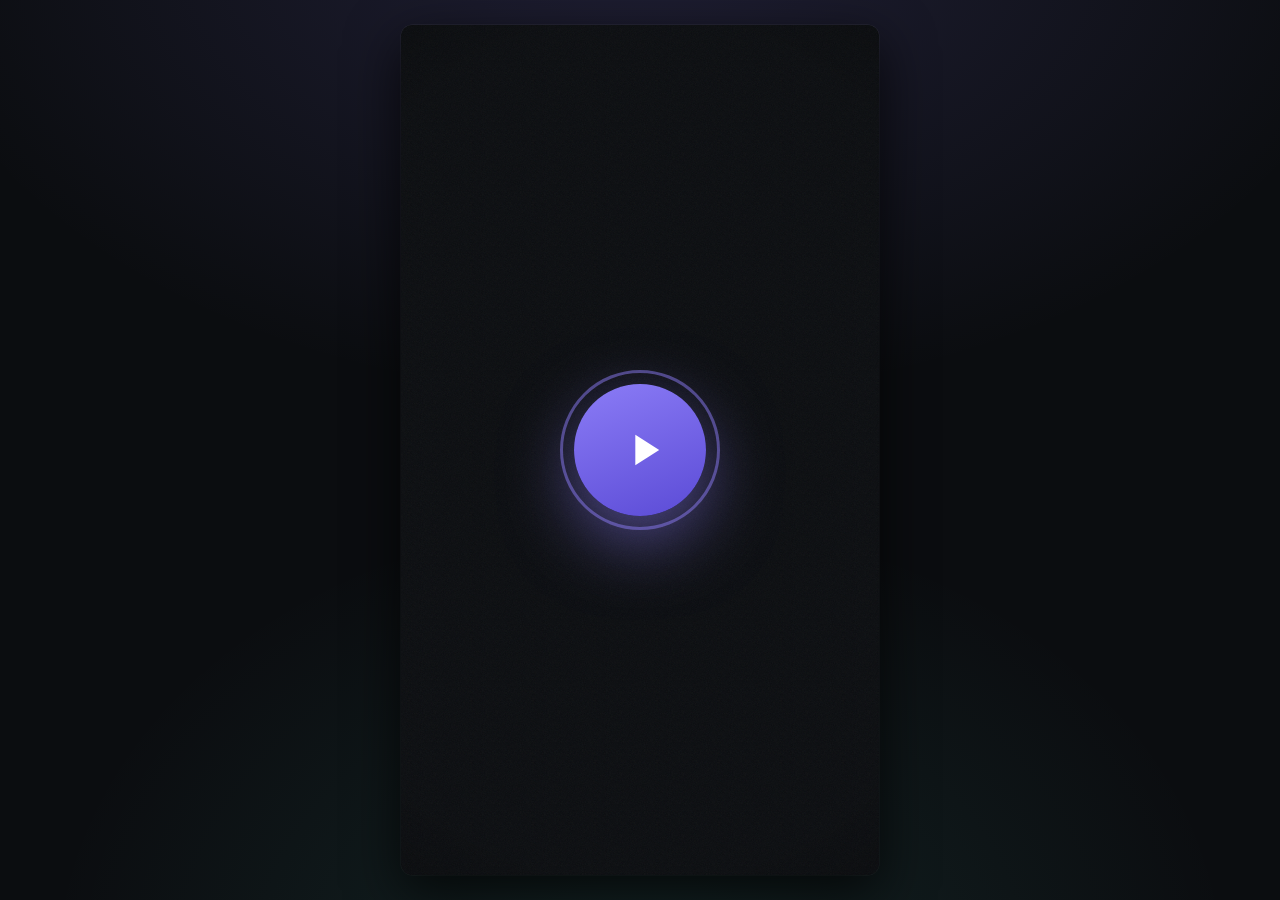
<file: promo-ru.html>
<!doctype html>
<html lang="ru" data-motion="on">
<head>
<meta charset="utf-8">
<meta name="viewport" content="width=device-width,initial-scale=1,viewport-fit=cover">
<title>NeuroDifference — тизер 30 сек</title>
<meta name="theme-color" content="#0b0d10">
<meta name="robots" content="noindex">
<style>
:root{
  --bg:#0b0d10; --bg2:#12151b; --bg3:#181c24;
  --ink:#f2f4f8; --ink2:#c3c9d6; --dim:#7f889b;
  --line:rgba(255,255,255,.10);
  --accent:#8b7cf6; --accent2:#5eead4;
  --good:#34d399; --warn:#fbbf24; --bad:#f87171;
  --e-out:cubic-bezier(.16,1,.3,1);
  --e-spring:cubic-bezier(.34,1.56,.64,1);
  --mono:ui-monospace,SFMono-Regular,Menlo,Consolas,monospace;
}
*{box-sizing:border-box;margin:0;padding:0}
html,body{height:100%;overflow:hidden;background:var(--bg)}
body{
  font-family:-apple-system,BlinkMacSystemFont,"Segoe UI",Roboto,"Helvetica Neue",Arial,sans-serif;
  -webkit-font-smoothing:antialiased;color:var(--ink);
  background:
    radial-gradient(1100px 700px at 50% -8%,rgba(139,124,246,.16),transparent 68%),
    radial-gradient(900px 700px at 50% 108%,rgba(94,234,212,.10),transparent 66%),
    var(--bg);
}

/* ---------- stage ---------- */
#wrap{position:fixed;inset:0}
#stage{
  position:absolute;left:50%;top:50%;width:1080px;height:1920px;
  transform-origin:center center;background:var(--bg);
  border-radius:26px;overflow:hidden;isolation:isolate;
  box-shadow:0 40px 120px rgba(0,0,0,.72),0 0 0 1px var(--line);
}
#stage::after{
  content:"";position:absolute;inset:0;pointer-events:none;z-index:60;
  background:radial-gradient(140% 90% at 50% 50%,transparent 55%,rgba(0,0,0,.5) 100%);
}
.grain{
  position:absolute;inset:-50%;z-index:55;pointer-events:none;opacity:.05;
  background-image:url("data:image/svg+xml;utf8,<svg xmlns='http://www.w3.org/2000/svg' width='140' height='140'><filter id='n'><feTurbulence type='fractalNoise' baseFrequency='.85' numOctaves='3'/></filter><rect width='140' height='140' filter='url(%23n)'/></svg>");
}
#bar{
  position:absolute;left:0;bottom:0;height:4px;width:100%;z-index:70;
  transform:scaleX(0);transform-origin:0 50%;opacity:0;transition:opacity .3s linear;
  background:linear-gradient(90deg,var(--accent),var(--accent2));
}
#bar.live{opacity:.5}

/* ---------- scenes ---------- */
.scene{position:absolute;inset:0;opacity:0;pointer-events:none;transition:opacity .3s linear}
.scene.on{opacity:1}

.a{opacity:0}
.scene.on .a{animation:upIn .7s var(--e-out) both;animation-delay:var(--d,0s)}
@keyframes upIn{from{opacity:0;transform:translateY(34px)}to{opacity:1;transform:none}}
.p{opacity:0}
.scene.on .p{animation:popIn .8s var(--e-spring) both;animation-delay:var(--d,0s)}
@keyframes popIn{from{opacity:0;transform:scale(.86)}to{opacity:1;transform:none}}

.st,.stx,.fl,.bl{opacity:0}
.scene.on .st{animation:upIn2 .55s var(--e-out) both;animation-delay:calc(var(--d0,260ms) + var(--i,0) * 85ms)}
.scene.on .stx{animation:sxIn .55s var(--e-out) both;animation-delay:calc(var(--d0,260ms) + var(--i,0) * 80ms)}
@keyframes upIn2{from{opacity:0;transform:translateY(20px)}to{opacity:1;transform:none}}
@keyframes sxIn{from{opacity:0;transform:translateX(-26px)}to{opacity:1;transform:none}}

/* ---------- shared tab layout ---------- */
.tab{
  position:absolute;inset:0;display:flex;flex-direction:column;
  align-items:center;justify-content:center;gap:32px;
  padding:0 66px;text-align:center;
}
.tchip{
  display:inline-flex;align-items:center;gap:16px;padding:16px 32px;border-radius:999px;
  border:1px solid rgba(94,234,212,.3);background:rgba(94,234,212,.07);
  font:600 29px/1 var(--mono);letter-spacing:.14em;text-transform:uppercase;color:var(--accent2);
}
.tchip i{width:13px;height:13px;border-radius:50%;background:var(--accent2);box-shadow:0 0 0 8px rgba(94,234,212,.16)}
.panel{
  width:100%;max-width:950px;border-radius:40px;padding:34px;
  background:linear-gradient(170deg,#161a23,#0e1116);
  border:1px solid rgba(255,255,255,.12);
  box-shadow:0 40px 90px rgba(0,0,0,.55);
  text-align:left;position:relative;overflow:hidden;
}
.brag{font:700 74px/1.05 -apple-system,BlinkMacSystemFont,"Segoe UI",Roboto,sans-serif;letter-spacing:-.03em}
.brag b{
  font-size:96px;font-variant-numeric:tabular-nums;letter-spacing:-.05em;
  background:linear-gradient(180deg,#fff,#a9a2f8);
  -webkit-background-clip:text;background-clip:text;color:transparent;
}
.micro{font:400 35px/1.35 -apple-system,BlinkMacSystemFont,"Segoe UI",Roboto,sans-serif;color:var(--dim)}
.micro em{font-style:normal;color:var(--accent2)}

/* generic panel rows */
.row2{
  display:flex;align-items:center;gap:20px;padding:24px 26px;border-radius:22px;
  background:rgba(255,255,255,.05);border:1px solid var(--line);margin-bottom:16px;
}
.row2:last-child{margin-bottom:0}
.row2 u{width:52px;height:52px;border-radius:16px;background:linear-gradient(160deg,var(--accent),#5b4bd6);flex:none}
.row2 p{font:600 32px/1.25 -apple-system,BlinkMacSystemFont,"Segoe UI",Roboto,sans-serif}
.row2 p i{display:block;font-style:normal;font:400 26px/1.3 -apple-system,BlinkMacSystemFont,"Segoe UI",Roboto,sans-serif;color:var(--dim);margin-top:7px}
.row2.g u{background:linear-gradient(160deg,var(--accent2),#2f9e8c)}

/* ---------- 1 · intro ---------- */
.wall{
  position:absolute;inset:-6% -4%;display:grid;
  grid-template-columns:repeat(12,1fr);grid-auto-rows:1fr;gap:10px;
  transform:rotate(-2deg) scale(1.06);
}
.tile{
  position:relative;min-height:0;border-radius:10px;opacity:0;overflow:hidden;
  background:linear-gradient(160deg,rgba(255,255,255,.09),rgba(255,255,255,.025));
  border:1px solid rgba(255,255,255,.06);
}
.tile::before{content:"";position:absolute;left:12px;top:12px;height:6px;width:var(--w,50%);border-radius:3px;background:rgba(255,255,255,.22)}
.tile::after{content:"";position:absolute;left:12px;top:30px;height:5px;width:min(72%,calc(var(--w,50%) + 16%));border-radius:3px;background:rgba(255,255,255,.11)}
.tile.hot{background:linear-gradient(160deg,rgba(139,124,246,.5),rgba(139,124,246,.14));border-color:rgba(139,124,246,.5)}
.tile.hot::before,.tile.hot::after{background:rgba(255,255,255,.5)}
.scene.on .tile{animation:tileIn .45s var(--e-out) both;animation-delay:calc(var(--i) * 3ms)}
@keyframes tileIn{from{opacity:0;transform:translateY(22px) scale(.92)}to{opacity:1;transform:none}}
.scrim{
  position:absolute;inset:0;
  background:radial-gradient(62% 44% at 50% 50%,rgba(11,13,16,.95) 42%,rgba(11,13,16,.62) 74%,transparent 100%);
}
.intro{position:absolute;inset:0;display:flex;flex-direction:column;align-items:center;justify-content:center;text-align:center;padding:0 76px}
.eb{font:600 30px/1 var(--mono);letter-spacing:.16em;text-transform:uppercase;color:var(--accent2);opacity:0}
.eb.i{color:var(--accent)}
.pay{
  position:relative;width:600px;margin-top:70px;padding:66px 56px 52px;border-radius:34px;
  background:linear-gradient(170deg,#1c2029,#13161d);
  border:1px solid rgba(255,255,255,.13);box-shadow:0 40px 90px rgba(0,0,0,.6);
  opacity:0;
}
.scene.on .pay{animation:payLife 2.7s var(--e-out) both .2s}
@keyframes payLife{
  0%{opacity:0;transform:translateY(80px) scale(.88)}
  14%{opacity:1;transform:translateY(0) scale(1)}
  52%{opacity:1;transform:translateY(0) scale(1)}
  60%{opacity:1;transform:translateY(0) scale(1.05)}
  72%{opacity:0;transform:translateY(-12px) scale(.8) rotate(-3deg)}
  100%{opacity:0;transform:translateY(-12px) scale(.8) rotate(-3deg)}
}
.lockbox{
  position:absolute;left:50%;top:-54px;width:108px;height:108px;margin-left:-54px;
  border-radius:30px;display:grid;place-items:center;
  background:linear-gradient(170deg,#2a2f3b,#1a1e26);
  border:1px solid rgba(255,255,255,.14);box-shadow:0 20px 40px rgba(0,0,0,.55);
}
.lockbox svg{width:50px;height:50px;stroke:var(--warn);fill:none;stroke-width:5;stroke-linecap:round;stroke-linejoin:round}
.scene.on .lockbox{animation:lockWob 1s ease-in-out 4 .7s}
@keyframes lockWob{0%,100%{transform:rotate(-5deg)}50%{transform:rotate(5deg)}}
.price{font:800 124px/1 -apple-system,BlinkMacSystemFont,"Segoe UI",Roboto,sans-serif;letter-spacing:-.05em;color:#fff;font-variant-numeric:tabular-nums}
.price span{font-size:44px;color:var(--dim);font-weight:600;letter-spacing:0}
.pl{margin-top:24px;display:flex;flex-direction:column;gap:16px;align-items:center}
.plbar{width:100%;height:12px;border-radius:6px;background:linear-gradient(90deg,var(--bad),rgba(248,113,113,.15))}
.pl span{font:600 29px/1 var(--mono);letter-spacing:.14em;text-transform:uppercase;color:var(--bad)}
.shard{position:absolute;left:50%;top:50%;width:54px;height:54px;margin:-27px 0 0 -27px;border-radius:12px;background:rgba(255,255,255,.14);opacity:0}
.scene.on .shard{animation:shardFly .9s var(--e-out) both;animation-delay:calc(1.82s + var(--i) * 20ms)}
@keyframes shardFly{
  0%{opacity:0;transform:rotate(var(--r)) translateX(0) scale(.4)}
  20%{opacity:1}
  100%{opacity:0;transform:rotate(var(--r)) translateX(var(--x)) scale(1) rotate(180deg)}
}
.h2{
  font:700 106px/1.08 -apple-system,BlinkMacSystemFont,"Segoe UI",Roboto,sans-serif;
  letter-spacing:-.035em;margin-top:78px;max-width:900px;
}
.h2 em{font-style:normal;background:linear-gradient(90deg,var(--accent2),var(--good));-webkit-background-clip:text;background-clip:text;color:transparent}

/* ---------- 2 · главная ---------- */
.search{
  display:flex;align-items:center;gap:22px;padding:28px 30px;border-radius:24px;
  background:rgba(255,255,255,.06);border:1px solid rgba(139,124,246,.35);
}
.search u{width:36px;height:36px;border-radius:50%;border:5px solid var(--accent);flex:none;position:relative}
.search u::after{content:"";position:absolute;right:-12px;bottom:-8px;width:18px;height:6px;border-radius:3px;background:var(--accent);transform:rotate(45deg)}
.search b{font:500 38px/1 -apple-system,BlinkMacSystemFont,"Segoe UI",Roboto,sans-serif;color:var(--ink);font-weight:500}
.caret{width:4px;height:44px;background:var(--accent2);opacity:0}
.scene.on .caret{animation:blink .8s steps(1) infinite .35s}
@keyframes blink{0%,49%{opacity:1}50%,100%{opacity:0}}
.res{margin-top:22px}
.res .row2{margin-bottom:14px}

/* ---------- 3 · препараты ---------- */
.ptabs{position:relative;display:grid;grid-template-columns:repeat(3,1fr);gap:0;border-radius:20px;background:rgba(255,255,255,.05);padding:8px;margin-bottom:24px}
.seg{position:absolute;left:8px;top:8px;bottom:8px;width:calc(33.333% - 5.3px);border-radius:15px;background:linear-gradient(160deg,var(--accent),#6d5ce0)}
.scene.on .seg{animation:segGo 3s var(--e-out) both .3s}
@keyframes segGo{
  0%{transform:translateX(0)}26%{transform:translateX(0)}
  36%{transform:translateX(100%)}63%{transform:translateX(100%)}
  73%{transform:translateX(200%)}100%{transform:translateX(200%)}
}
.ptabs span{position:relative;z-index:2;text-align:center;padding:20px 0;font:600 30px/1 -apple-system,BlinkMacSystemFont,"Segoe UI",Roboto,sans-serif;color:var(--ink2)}

/* ---------- 4 · мозг ---------- */
.map{position:relative;height:520px}
.map svg{position:absolute;inset:0;width:100%;height:100%}
.map .lnk{stroke:rgba(139,124,246,.55);stroke-width:3;stroke-dasharray:400;stroke-dashoffset:400}
.scene.on .map .lnk{animation:draw .8s var(--e-out) both;animation-delay:calc(420ms + var(--i,0) * 70ms)}
@keyframes draw{to{stroke-dashoffset:0}}
.nodep{position:absolute;width:26px;height:26px;border-radius:50%;background:var(--accent2);box-shadow:0 0 0 12px rgba(94,234,212,.15);opacity:0}
.scene.on .nodep{animation:popIn .5s var(--e-spring) both;animation-delay:calc(400ms + var(--i,0) * 70ms)}
.lbl{
  position:absolute;padding:14px 24px;border-radius:999px;opacity:0;
  background:rgba(11,13,16,.9);border:1px solid rgba(255,255,255,.2);
  font:600 28px/1 -apple-system,BlinkMacSystemFont,"Segoe UI",Roboto,sans-serif;white-space:nowrap;
}
.scene.on .lbl{animation:popIn .6s var(--e-spring) both;animation-delay:calc(1s + var(--i,0) * 160ms)}

/* ---------- 5 · взаимодействия ---------- */
.pair2{display:flex;align-items:center;justify-content:center;gap:30px;margin-bottom:28px}
.pair2 u{
  padding:26px 34px;border-radius:22px;border:1px solid rgba(255,255,255,.14);
  background:linear-gradient(160deg,rgba(255,255,255,.09),rgba(255,255,255,.02));
  font:600 36px/1 -apple-system,BlinkMacSystemFont,"Segoe UI",Roboto,sans-serif;text-decoration:none;
}
.pair2 u.d2{background:linear-gradient(160deg,rgba(94,234,212,.16),rgba(94,234,212,.04));border-color:rgba(94,234,212,.3)}
.pair2 em{font-style:normal;font-size:56px;color:var(--dim)}
.fl{display:flex;align-items:center;gap:20px;padding:22px 26px;border-radius:20px;margin-bottom:14px;
  background:rgba(248,113,113,.09);border:1px solid rgba(248,113,113,.32);
  font:600 32px/1.2 -apple-system,BlinkMacSystemFont,"Segoe UI",Roboto,sans-serif;color:#f9a8a8}
.fl:last-child{margin-bottom:0}
.fl b{width:15px;height:15px;border-radius:50%;background:var(--bad);flex:none;box-shadow:0 0 0 8px rgba(248,113,113,.16)}

/* ---------- 6 · анализы ---------- */
.mk{margin-bottom:22px}
.mk:last-child{margin-bottom:0}
.mkh{display:flex;justify-content:space-between;align-items:baseline;margin-bottom:16px}
.mkh span{font:700 38px/1 -apple-system,BlinkMacSystemFont,"Segoe UI",Roboto,sans-serif}
.mkh em{font:400 27px/1 -apple-system,BlinkMacSystemFont,"Segoe UI",Roboto,sans-serif;font-style:normal;color:var(--dim)}
.track{position:relative;height:16px;border-radius:8px;background:rgba(255,255,255,.08);overflow:hidden}
.track u{position:absolute;left:0;top:0;bottom:0;width:100%;border-radius:8px;transform-origin:0 50%;
  background:linear-gradient(90deg,var(--accent),var(--accent2));transform:scaleX(0)}
.scene.on .track u{animation:barGrow 1s var(--e-out) both;animation-delay:calc(420ms + var(--i,0) * 180ms)}
@keyframes barGrow{from{transform:scaleX(0)}to{transform:scaleX(var(--w,.5))}}
.mkf{margin-top:14px;font:400 27px/1.3 -apple-system,BlinkMacSystemFont,"Segoe UI",Roboto,sans-serif;color:var(--dim)}

/* ---------- 7 · состояния ---------- */
.cnd{
  display:flex;align-items:center;justify-content:space-between;gap:20px;
  padding:24px 28px;border-radius:22px;margin-bottom:14px;
  background:rgba(255,255,255,.05);border:1px solid var(--line);
}
.cnd:last-child{margin-bottom:0}
.cnd p{font:600 34px/1.2 -apple-system,BlinkMacSystemFont,"Segoe UI",Roboto,sans-serif}
.cnd em{
  font-style:normal;flex:none;padding:12px 20px;border-radius:999px;
  background:rgba(52,211,153,.1);border:1px solid rgba(52,211,153,.32);color:#8ee6b6;
  font:600 25px/1 var(--mono);letter-spacing:.06em;
}

/* ---------- 9 · финал ---------- */
.endc{position:absolute;inset:0;display:flex;flex-direction:column;align-items:center;justify-content:center;text-align:center;padding:0 76px}
.mark{
  width:220px;height:220px;border-radius:66px;opacity:0;display:grid;place-items:center;
  background:linear-gradient(160deg,var(--accent),#4f3fd0);
  box-shadow:0 40px 110px rgba(139,124,246,.5);
  font:800 108px/1 -apple-system,BlinkMacSystemFont,"Segoe UI",Roboto,sans-serif;letter-spacing:-.05em;color:#fff;
}
.scene.on .mark{animation:popIn .8s var(--e-spring) both .1s}
.url{
  margin-top:62px;font:800 100px/1 -apple-system,BlinkMacSystemFont,"Segoe UI",Roboto,sans-serif;letter-spacing:-.045em;
  background:linear-gradient(90deg,#fff,#b9b1ff);-webkit-background-clip:text;background-clip:text;color:transparent;
}
.chips{display:flex;gap:16px;margin-top:46px;flex-wrap:wrap;justify-content:center}
.chips span{
  padding:18px 30px;border-radius:999px;border:1px solid rgba(255,255,255,.16);
  background:rgba(255,255,255,.05);color:var(--ink2);
  font:600 30px/1 -apple-system,BlinkMacSystemFont,"Segoe UI",Roboto,sans-serif;
}
.chips span.hi{border-color:rgba(94,234,212,.34);background:rgba(94,234,212,.08);color:var(--accent2)}
.cocky{
  margin-top:52px;font:700 46px/1.25 -apple-system,BlinkMacSystemFont,"Segoe UI",Roboto,sans-serif;
  letter-spacing:-.02em;opacity:0;
}
.cocky em{font-style:normal;background:linear-gradient(90deg,var(--accent2),var(--good));-webkit-background-clip:text;background-clip:text;color:transparent}

/* ---------- start ---------- */
#start{
  position:fixed;left:50%;top:50%;width:132px;height:132px;margin:-66px 0 0 -66px;z-index:900;
  border:0;border-radius:50%;cursor:pointer;display:grid;place-items:center;
  background:linear-gradient(160deg,var(--accent),#5b4bd6);
  box-shadow:0 24px 70px rgba(139,124,246,.55);
  transition:opacity .3s linear,transform .3s var(--e-out);
}
#start svg{width:52px;height:52px;fill:#fff;transform:translateX(4px)}
#start::after{content:"";position:absolute;inset:-14px;border-radius:50%;border:3px solid rgba(139,124,246,.5);animation:ring 2.2s var(--e-out) infinite}
@keyframes ring{0%{opacity:.9;transform:scale(.9)}70%{opacity:0;transform:scale(1.35)}100%{opacity:0;transform:scale(1.35)}}
#start.gone{opacity:0;transform:scale(.7);pointer-events:none}
#start.gone::after{animation:none}

/* ---------- reduced motion ---------- */
@media (prefers-reduced-motion:reduce){
  *,*::before,*::after{animation-duration:.001ms!important;animation-delay:0ms!important;transition-duration:.001ms!important}
  .a,.p,.st,.stx,.fl,.bl,.eb,.tile,.pay,.shard,.mark,.nodep,.lbl,.url,.cocky,.track u{opacity:1!important;transform:none!important}
  .track u{transform:scaleX(var(--w,.5))!important;opacity:1!important}
  .map .lnk{stroke-dashoffset:0!important}
}
html[data-motion="off"] *,
html[data-motion="off"] *::before,
html[data-motion="off"] *::after{animation:none!important;transition:none!important}
html[data-motion="off"] .a,html[data-motion="off"] .p,html[data-motion="off"] .st,
html[data-motion="off"] .stx,html[data-motion="off"] .fl,html[data-motion="off"] .bl,
html[data-motion="off"] .eb,html[data-motion="off"] .tile,html[data-motion="off"] .pay,
html[data-motion="off"] .shard,html[data-motion="off"] .mark,html[data-motion="off"] .nodep,
html[data-motion="off"] .lbl,html[data-motion="off"] .url,html[data-motion="off"] .cocky{opacity:1!important;transform:none!important}
html[data-motion="off"] .track u{transform:scaleX(var(--w,.5))!important;opacity:1!important}
html[data-motion="off"] .map .lnk{stroke-dashoffset:0!important}
</style>
</head>
<body>

<div id="wrap">
  <div id="stage">
    <div class="grain"></div>

    <!-- 1 · вступление — 4.0 s -->
    <section class="scene" data-dur="4000">
      <div class="wall" id="wall1"></div>
      <div class="scrim"></div>
      <div class="intro">
        <div class="eb i a" style="--d:40ms">нейрофармакология сегодня</div>
        <div class="pay">
          <div class="lockbox">
            <svg viewBox="0 0 48 48"><rect x="10" y="21" width="28" height="20" rx="5"/><path d="M17 21v-6a7 7 0 0 1 14 0v6"/></svg>
          </div>
          <div class="price">€ 29 <span>/ мес</span></div>
          <div class="pl"><div class="plbar"></div><span>подписка</span></div>
          <div class="shard" style="--i:0;--r:0deg;--x:-250px"></div>
          <div class="shard" style="--i:1;--r:52deg;--x:230px"></div>
          <div class="shard" style="--i:2;--r:118deg;--x:-170px"></div>
          <div class="shard" style="--i:3;--r:196deg;--x:290px"></div>
          <div class="shard" style="--i:4;--r:250deg;--x:-310px"></div>
          <div class="shard" style="--i:5;--r:300deg;--x:140px"></div>
        </div>
        <div class="h2 a" style="--d:2150ms">информация должна быть <em>доступной</em></div>
      </div>
    </section>

    <!-- 2 · главная — 3.3 s -->
    <section class="scene" data-dur="3300">
      <div class="tab">
        <div class="tchip a" style="--d:30ms"><i></i>главная</div>
        <div class="panel a" style="--d:110ms">
          <div class="search st" style="--d0:300ms">
            <u></u><b>серотонин</b><i class="caret"></i>
          </div>
          <div class="res">
            <div class="row2 st" style="--i:0;--d0:520ms"><u></u><p>СИОЗС<i>класс препаратов</i></p></div>
            <div class="row2 st" style="--i:1;--d0:520ms"><u></u><p>Серотониновый синдром<i>состояние · МКБ‑11</i></p></div>
            <div class="row2 g st" style="--i:2;--d0:520ms"><u></u><p>Серотонин в крови<i>показатель · что значит</i></p></div>
          </div>
        </div>
        <div class="brag a" style="--d:220ms"><b class="n" data-to="148" data-dur="900" data-delay="450">0</b> препаратов в одном поиске</div>
        <div class="micro a" style="--d:340ms">ищет по смыслу, а не по названию</div>
      </div>
    </section>

    <!-- 3 · препараты — 3.3 s -->
    <section class="scene" data-dur="3300">
      <div class="tab">
        <div class="tchip a" style="--d:30ms"><i></i>препараты</div>
        <div class="panel a" style="--d:110ms">
          <div class="ptabs st" style="--d0:300ms">
            <div class="seg"></div>
            <span>механизм</span><span>дозы</span><span>риски</span>
          </div>
          <div class="row2 st" style="--i:0;--d0:520ms"><u></u><p>Механизм действия<i>мишени, рецепторы, эффект</i></p></div>
          <div class="row2 st" style="--i:1;--d0:520ms"><u></u><p>Дозы и титрация<i>старт, шаг, максимум</i></p></div>
          <div class="row2 g st" style="--i:2;--d0:520ms"><u></u><p>Риски и отмена<i>что проверять, как снижать</i></p></div>
        </div>
        <div class="brag a" style="--d:220ms"><b class="n" data-to="148" data-dur="900" data-delay="450">0</b> препаратов · 55 классов</div>
        <div class="micro a" style="--d:340ms">такого набора в русском интернете <em>нет ни у кого</em></div>
      </div>
    </section>

    <!-- 4 · мозг — 3.3 s -->
    <section class="scene" data-dur="3300">
      <div class="tab">
        <div class="tchip a" style="--d:30ms"><i></i>мозг</div>
        <div class="panel a" style="--d:110ms">
          <div class="map">
            <svg viewBox="0 0 840 460" preserveAspectRatio="none">
              <line class="lnk" style="--i:0" x1="168" y1="138" x2="403" y2="83"></line>
              <line class="lnk" style="--i:1" x1="403" y1="83" x2="638" y2="147"></line>
              <line class="lnk" style="--i:2" x1="168" y1="138" x2="269" y2="294"></line>
              <line class="lnk" style="--i:3" x1="403" y1="83" x2="521" y2="331"></line>
              <line class="lnk" style="--i:4" x1="638" y1="147" x2="722" y2="276"></line>
              <line class="lnk" style="--i:5" x1="269" y1="294" x2="521" y2="331"></line>
              <line class="lnk" style="--i:6" x1="521" y1="331" x2="722" y2="276"></line>
            </svg>
            <i class="nodep" style="--i:0;left:20%;top:30%"></i>
            <i class="nodep" style="--i:1;left:48%;top:18%"></i>
            <i class="nodep" style="--i:2;left:76%;top:32%"></i>
            <i class="nodep" style="--i:3;left:32%;top:64%"></i>
            <i class="nodep" style="--i:4;left:62%;top:72%"></i>
            <i class="nodep" style="--i:5;left:86%;top:60%"></i>
            <div class="lbl" style="--i:0;left:6%;top:8%">Ядра шва</div>
            <div class="lbl" style="--i:1;left:60%;top:70%">Миндалина</div>
            <div class="lbl" style="--i:2;left:74%;top:14%">Стриатум</div>
          </div>
        </div>
        <div class="brag a" style="--d:220ms"><b class="n" data-to="28" data-dur="900" data-delay="450">0</b> зон мозга · 20 путей · 30 мишеней</div>
        <div class="micro a" style="--d:340ms">карта связей, а не картинка из учебника</div>
      </div>
    </section>

    <!-- 5 · взаимодействия — 3.3 s -->
    <section class="scene" data-dur="3300">
      <div class="tab">
        <div class="tchip a" style="--d:30ms"><i></i>взаимодействия</div>
        <div class="panel a" style="--d:110ms">
          <div class="pair2 st" style="--d0:280ms"><u>СИОЗС</u><em>+</em><u class="d2">Трамадол</u></div>
          <div class="fl" style="--i:0;--d0:640ms"><b></b>риск серотонинового синдрома</div>
          <div class="fl" style="--i:1;--d0:640ms"><b></b>снижение порога судорожной активности</div>
          <div class="fl" style="--i:2;--d0:640ms"><b></b>удлинение интервала QT</div>
        </div>
        <div class="brag a" style="--d:220ms"><b class="n" data-to="136" data-dur="900" data-delay="500">0</b> правил проверки</div>
        <div class="micro a" style="--d:340ms">серотонин, QT, судороги, кровотечения — <em>всё покрыто</em></div>
      </div>
    </section>

    <!-- 6 · анализы — 3.3 s -->
    <section class="scene" data-dur="3300">
      <div class="tab">
        <div class="tchip a" style="--d:30ms"><i></i>анализы</div>
        <div class="panel a" style="--d:110ms">
          <div class="mk st" style="--i:0;--d0:280ms">
            <div class="mkh"><span>ТТГ</span><em>щитовидная железа</em></div>
            <div class="track"><u style="--w:.62"></u></div>
            <div class="mkf">влияет на дозу и на профиль побочек</div>
          </div>
          <div class="mk st" style="--i:1;--d0:280ms">
            <div class="mkh"><span>Пролактин</span><em>гипофиз</em></div>
            <div class="track"><u style="--w:.4"></u></div>
            <div class="mkf">растёт на части нейролептиков</div>
          </div>
          <div class="mk st" style="--i:2;--d0:280ms">
            <div class="mkh"><span>Литий и креатинин</span><em>почки</em></div>
            <div class="track"><u style="--w:.78"></u></div>
            <div class="mkf">контроль на всём сроке терапии</div>
          </div>
        </div>
        <div class="brag a" style="--d:220ms"><b class="n" data-to="59" data-dur="900" data-delay="500">0</b> показателей · 306 связей</div>
        <div class="micro a" style="--d:340ms">не просто «норма», а <em>что это меняет в терапии</em></div>
      </div>
    </section>

    <!-- 7 · состояния — 3.1 s -->
    <section class="scene" data-dur="3100">
      <div class="tab">
        <div class="tchip a" style="--d:30ms"><i></i>состояния</div>
        <div class="panel a" style="--d:110ms">
          <div class="cnd stx" style="--i:0;--d0:300ms"><p>Депрессивное расстройство</p><em>МКБ‑11 ✓</em></div>
          <div class="cnd stx" style="--i:1;--d0:300ms"><p>Биполярное расстройство</p><em>МКБ‑11 ✓</em></div>
          <div class="cnd stx" style="--i:2;--d0:300ms"><p>Тревожные расстройства</p><em>МКБ‑11 ✓</em></div>
          <div class="cnd stx" style="--i:3;--d0:300ms"><p>СДВГ и расстройства внимания</p><em>МКБ‑11 ✓</em></div>
        </div>
        <div class="brag a" style="--d:200ms"><b class="n" data-to="46" data-dur="900" data-delay="450">0</b> состояний · 112 подтипов · 221 симптом</div>
        <div class="micro a" style="--d:320ms">ни одного пропущенного кода</div>
      </div>
    </section>

    <!-- 8 · учёба — 3.1 s -->
    <section class="scene" data-dur="3100">
      <div class="tab">
        <div class="tchip a" style="--d:30ms"><i></i>учёба</div>
        <div class="panel a" style="--d:110ms">
          <div class="row2 st" style="--i:0;--d0:300ms"><u></u><p>Курс: от рецептора до препарата<i>уроки по шагам</i></p></div>
          <div class="row2 st" style="--i:1;--d0:300ms"><u></u><p>Карточки для повторения<i>вопрос → ответ</i></p></div>
          <div class="row2 g st" style="--i:2;--d0:300ms"><u></u><p>Прогресс хранится только у тебя<i>на устройстве</i></p></div>
        </div>
        <div class="brag a" style="--d:200ms">учись <b>по шагам</b></div>
        <div class="micro a" style="--d:320ms">курсы и карточки — <em>без регистрации и без аккаунта</em></div>
      </div>
    </section>

    <!-- 9 · финал — 3.3 s -->
    <section class="scene" data-dur="3300">
      <div class="endc">
        <div class="mark">N</div>
        <div class="url a" style="--d:420ms">neurodifference.ru</div>
        <div class="chips a" style="--d:580ms">
          <span class="hi">бесплатно</span><span>без аккаунта</span><span>работает офлайн</span><span>1200+ сущностей</span>
        </div>
        <div class="cocky a" style="--d:760ms">такого в русском интернете <em>больше нет</em></div>
      </div>
    </section>

    <div id="bar"></div>
  </div>
</div>

<button id="start" aria-label="Смотреть">
  <svg viewBox="0 0 24 24"><path d="M8 5v14l11-7z"/></svg>
</button>

<script>
(function(){
  "use strict";
  var stage  = document.getElementById("stage");
  var bar    = document.getElementById("bar");
  var startB = document.getElementById("start");
  var scenes = Array.prototype.slice.call(document.querySelectorAll(".scene"));
  var qs     = new URLSearchParams(location.search);
  var i = 0, timer = null;

  /* data wall */
  (function(){
    var wall = document.getElementById("wall1");
    if(!wall) return;
    for(var n = 0; n < 240; n++){
      var d = document.createElement("i");
      d.className = "tile" + (n % 14 === 7 ? " hot" : "");
      d.style.setProperty("--i", n);
      d.style.setProperty("--w", (32 + ((n * 37) % 52)) + "%");
      wall.appendChild(d);
    }
  })();

  /* fit */
  function fit(){
    var vw = window.innerWidth, vh = window.innerHeight;
    var pad = qs.has("pad")
      ? Math.max(0, Math.min(239, parseFloat(qs.get("pad")) || 0))
      : Math.max(12, Math.round(Math.min(vw, vh) * 0.028));
    var s = Math.min((vw - pad * 2) / 1080, (vh - pad * 2) / 1920);
    if(!isFinite(s) || s <= 0) s = 0.2;
    stage.style.transform = "translate(-50%,-50%) scale(" + s + ")";
  }
  window.addEventListener("resize", fit);
  window.addEventListener("orientationchange", function(){ setTimeout(fit, 120); });

  /* counters */
  function countUp(el, to, dur){
    if(el._raf) cancelAnimationFrame(el._raf);
    var t0 = performance.now();
    function step(now){
      var p = Math.min(1, (now - t0) / dur);
      p = 1 - Math.pow(1 - p, 3);
      el.textContent = Math.round(to * p);
      el._raf = p < 1 ? requestAnimationFrame(step) : null;
    }
    el._raf = requestAnimationFrame(step);
  }
  function resetCounters(scope){
    scope.querySelectorAll("[data-to]").forEach(function(el){
      if(el._t){ clearTimeout(el._t); el._t = null; }
      if(el._raf){ cancelAnimationFrame(el._raf); el._raf = null; }
      el.textContent = "0";
    });
  }
  function runCounters(scope){
    scope.querySelectorAll("[data-to]").forEach(function(el){
      var to  = parseInt(el.getAttribute("data-to"), 10) || 0;
      var dur = parseInt(el.getAttribute("data-dur"), 10) || 1000;
      var dl  = parseInt(el.getAttribute("data-delay"), 10) || 0;
      el._t = setTimeout(function(){ countUp(el, to, dur); }, dl);
    });
  }

  /* timeline */
  function go(k){
    i = ((k % scenes.length) + scenes.length) % scenes.length;

    scenes.forEach(function(s){ s.classList.remove("on"); resetCounters(s); });

    var s = scenes[i];
    void s.offsetWidth;                    /* guarantee CSS animations restart */
    s.classList.add("on");
    runCounters(s);

    var d = parseInt(s.getAttribute("data-dur"), 10) || 3000;

    clearTimeout(timer);
    bar.classList.add("live");
    bar.style.transition = "none";
    bar.style.transform  = "scaleX(0)";
    void bar.offsetWidth;
    bar.style.transition = "transform " + d + "ms linear";
    bar.style.transform  = "scaleX(1)";

    timer = setTimeout(function(){
      if(i === scenes.length - 1) stop();
      else go(i + 1);
    }, d);
  }

  function play(){
    startB.classList.add("gone");
    go(0);
  }

  function stop(){
    clearTimeout(timer);
    timer = null;
    bar.classList.remove("live");
    bar.style.transition = "none";
    bar.style.transform  = "scaleX(0)";
    scenes.forEach(function(s){ s.classList.remove("on"); resetCounters(s); });
    startB.classList.remove("gone");
  }

  startB.addEventListener("click", play);

  document.addEventListener("keydown", function(e){
    if(e.key === " " || e.key === "Enter"){ e.preventDefault(); play(); }
    else if(e.key === "r" || e.key === "R" || e.key === "к" || e.key === "К"){ play(); }
    else if(e.key === "ArrowRight"){ go(i + 1); }
    else if(e.key === "ArrowLeft"){ go(i - 1); }
  });

  fit();
  if(qs.get("autoplay") === "1") play();
})();
</script>
</body>
</html>
</file>
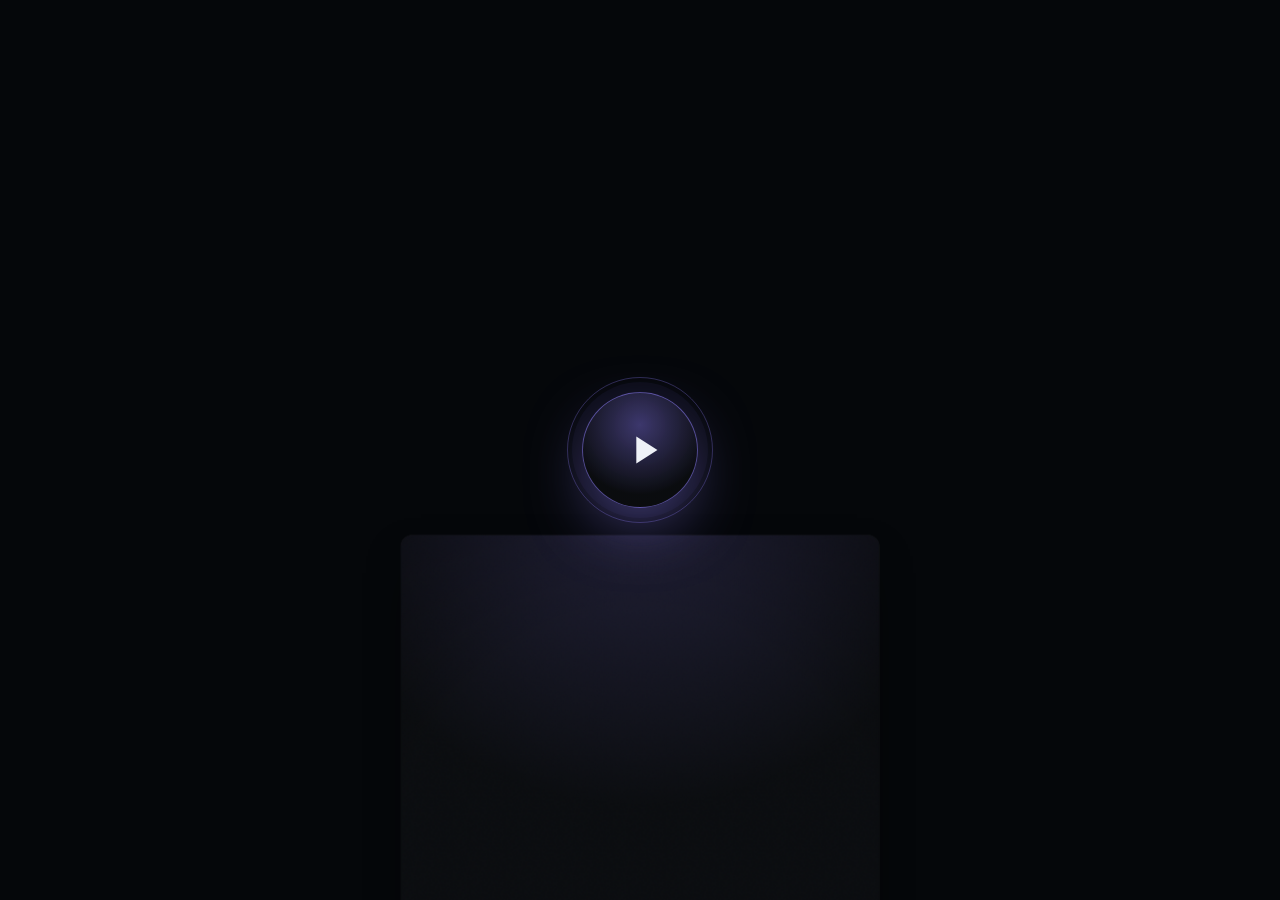
<file: promo.html>
<!DOCTYPE html>
<html lang="en">
<head>
<meta charset="utf-8">
<meta name="viewport" content="width=device-width, initial-scale=1, viewport-fit=cover">
<title>NeuroDifference — teaser</title>
<meta name="theme-color" content="#05070a">
<style>
:root{
  --bg:#0b0d10;
  --line:rgba(255,255,255,.09);
  --text:#e9edf3; --text-2:#9aa4b2; --text-3:#66707d;
  --accent:#8b7cf6; --accent-2:#5eead4;
  --good:#34d399; --warn:#fbbf24; --bad:#f87171;
  --e-out:cubic-bezier(.16,1,.3,1); --e-spring:cubic-bezier(.34,1.56,.64,1);
  --font:-apple-system,BlinkMacSystemFont,"Segoe UI",Roboto,"Helvetica Neue",Arial,sans-serif;
  --mono:ui-monospace,SFMono-Regular,Menlo,Consolas,monospace;
}
*{box-sizing:border-box;-webkit-tap-highlight-color:transparent}
html,body{height:100%;margin:0;background:#05070a;color:var(--text);font-family:var(--font);overflow:hidden}
#wrap{position:fixed;inset:0;display:grid;place-items:center}

/* 1080x1920 design canvas, scaled down to fit with a margin on every side */
#stage{
  position:relative;width:1080px;height:1920px;transform-origin:center center;
  background:
    radial-gradient(120% 70% at 50% -10%,rgba(139,124,246,.20),transparent 60%),
    radial-gradient(90% 60% at 50% 115%,rgba(94,234,212,.10),transparent 60%),
    var(--bg);
  overflow:hidden;border-radius:26px;
  box-shadow:0 40px 110px -45px rgba(0,0,0,.95),0 0 0 1px rgba(255,255,255,.06);
}
#stage::after{ /* static grain, one pattern, never animated */
  content:"";position:absolute;inset:0;pointer-events:none;opacity:.05;
  background-image:url("data:image/svg+xml;utf8,<svg xmlns='http://www.w3.org/2000/svg' width='120' height='120'><filter id='n'><feTurbulence type='fractalNoise' baseFrequency='.85' numOctaves='2'/></filter><rect width='120' height='120' filter='url(%23n)' opacity='.6'/></svg>");
  mix-blend-mode:overlay;
}
.vignette{position:absolute;inset:0;pointer-events:none;background:radial-gradient(120% 90% at 50% 50%,transparent 45%,rgba(0,0,0,.55))}

/* ---------- scene scaffolding ---------- */
.scene{position:absolute;inset:0;opacity:0;pointer-events:none;transition:opacity .35s linear}
.scene.on{opacity:1}
.safe{position:absolute;inset:70px 64px 90px;display:flex;flex-direction:column}
.center{align-items:center;justify-content:center;text-align:center}
.eyebrow{font-size:26px;letter-spacing:.26em;text-transform:uppercase;color:var(--text-3);font-weight:600}
.body{font-size:36px;line-height:1.45;color:var(--text-2)}
.mono{font-family:var(--mono)}

/* ---------- scene 1: logo ---------- */
.mark{width:196px;height:196px;margin-bottom:52px;position:relative}
.mark svg{display:block;width:100%;height:100%}
.mark .glow{position:absolute;inset:-40%;border-radius:50%;
  background:radial-gradient(closest-side,rgba(139,124,246,.45),transparent 70%)}
.word{font-size:120px;font-weight:780;letter-spacing:-.035em;line-height:1}
.word em{font-style:normal;color:var(--accent)}
.vchip{display:inline-flex;align-items:center;gap:14px;margin-top:40px;padding:18px 34px;
  border:1px solid rgba(139,124,246,.42);border-radius:999px;background:rgba(139,124,246,.10);
  font-size:32px;font-weight:650;color:#cfc8ff;letter-spacing:.02em}
.tagline{margin-top:34px;font-size:34px;color:var(--text-2)}

/* ---------- scene 2: phone + tabs ---------- */
.phoneWrap{position:relative;display:flex;align-items:center;justify-content:center;height:100%}
.phone{
  position:relative;width:660px;height:1330px;border-radius:76px;
  background:linear-gradient(180deg,#12161d,#0d1116);
  border:1px solid rgba(255,255,255,.10);
  box-shadow:0 60px 120px -40px rgba(0,0,0,.9),0 0 0 10px rgba(255,255,255,.02) inset;
  overflow:hidden;
}
.phone .notch{position:absolute;top:22px;left:50%;transform:translateX(-50%);width:170px;height:34px;border-radius:999px;background:#05070a;border:1px solid rgba(255,255,255,.05)}
.phone .topbar{position:absolute;top:78px;left:0;right:0;display:flex;align-items:center;justify-content:space-between;padding:0 40px}
.phone .topbar .t{font-size:34px;font-weight:700;letter-spacing:-.01em}
.phone .topbar .pill{font-size:22px;color:var(--text-2);border:1px solid var(--line);border-radius:999px;padding:8px 18px}
.screen{position:absolute;inset:150px 40px 200px;opacity:0}
.screen.on{opacity:1}
.card{border:1px solid var(--line);background:linear-gradient(180deg,rgba(255,255,255,.045),rgba(255,255,255,.012));
  border-radius:26px;padding:26px 28px;margin-bottom:20px}
.card .row{display:flex;align-items:center;justify-content:space-between;gap:16px}
.card .nm{font-size:31px;font-weight:650}
.card .sub{font-size:23px;color:var(--text-3);margin-top:8px}
.card .dot{width:18px;height:18px;border-radius:50%;flex:0 0 auto}
.bar{height:14px;border-radius:999px;background:rgba(255,255,255,.07);margin-top:18px;overflow:hidden}
.bar i{display:block;height:100%;border-radius:999px;background:linear-gradient(90deg,var(--accent),var(--accent-2));transform-origin:left;transform:scaleX(0)}
.nav{position:absolute;left:0;right:0;bottom:0;height:170px;border-top:1px solid var(--line);
  display:grid;grid-template-columns:repeat(4,1fr);background:rgba(8,10,13,.9)}
.nav .it{display:flex;flex-direction:column;align-items:center;justify-content:center;gap:12px;font-size:22px;color:var(--text-3);position:relative}
.nav .it svg{width:38px;height:38px;stroke:currentColor;fill:none;stroke-width:2;opacity:.9}
.ripple{position:absolute;width:26px;height:26px;border-radius:50%;background:rgba(139,124,246,.55);
  left:12.5%;bottom:60px;margin-left:-13px;opacity:0}
.touch{position:absolute;width:96px;height:96px;border-radius:50%;left:12.5%;bottom:24px;margin-left:-48px;
  background:radial-gradient(closest-side,rgba(233,237,243,.30),rgba(233,237,243,.05) 70%,transparent 72%);
  border:1px solid rgba(255,255,255,.22);opacity:0}

/* scene 2 choreography (7200ms) — taps at 33% / 51% / 69% */
.on .touch{animation:touchPath 7.2s var(--e-out) both}
.on .ripple{animation:taps 7.2s linear both}
.on .s1{animation:scr 7.2s linear both}
.on .s2{animation:scr2 7.2s linear both}
.on .s3{animation:scr3 7.2s linear both}
.on .s4{animation:scr4 7.2s linear both}
@keyframes touchPath{
  0%{opacity:0;transform:translate(165px,0) scale(.9)}
  8%{opacity:1;transform:translate(165px,0) scale(1)}
  31%{transform:translate(165px,0) scale(1)}
  34%{transform:translate(165px,0) scale(.86)}
  49%{transform:translate(330px,0) scale(1)}
  52%{transform:translate(330px,0) scale(.86)}
  67%{transform:translate(495px,0) scale(1)}
  70%{transform:translate(495px,0) scale(.86)}
  88%{opacity:1;transform:translate(495px,0) scale(.92)}
  100%{opacity:0;transform:translate(495px,0) scale(.92)}
}
@keyframes taps{
  0%,30%{opacity:0;transform:translate(165px,0) scale(.2)}
  33%{opacity:.9;transform:translate(165px,0) scale(.2)}
  43%{opacity:0;transform:translate(165px,0) scale(3.2)}
  49%{opacity:0;transform:translate(330px,0) scale(.2)}
  51%{opacity:.9;transform:translate(330px,0) scale(.2)}
  61%{opacity:0;transform:translate(330px,0) scale(3.2)}
  67%{opacity:0;transform:translate(495px,0) scale(.2)}
  69%{opacity:.9;transform:translate(495px,0) scale(.2)}
  79%{opacity:0;transform:translate(495px,0) scale(3.2)}
  100%{opacity:0;transform:translate(495px,0) scale(.2)}
}
@keyframes scr{
  0%,30%{opacity:1;transform:translateY(0)}
  34%,100%{opacity:0;transform:translateY(-18px)}
}
@keyframes scr2{0%,32%{opacity:0;transform:translateY(26px)}36%,50%{opacity:1;transform:translateY(0)}54%,100%{opacity:0;transform:translateY(-18px)}}
@keyframes scr3{0%,50%{opacity:0;transform:translateY(26px)}54%,68%{opacity:1;transform:translateY(0)}72%,100%{opacity:0;transform:translateY(-18px)}}
@keyframes scr4{0%,68%{opacity:0;transform:translateY(26px)}72%,92%{opacity:1;transform:translateY(0)}97%,100%{opacity:0;transform:translateY(-14px)}}
.on .nav .it:nth-child(2){animation:navA 7.2s linear both}
.on .nav .it:nth-child(3){animation:navB 7.2s linear both}
.on .nav .it:nth-child(4){animation:navC 7.2s linear both}
@keyframes navA{0%,31%{color:var(--accent)}34%,100%{color:var(--text-3)}}
@keyframes navB{0%,32%{color:var(--text-3)}35%,49%{color:var(--accent)}52%,100%{color:var(--text-3)}}
@keyframes navC{0%,50%{color:var(--text-3)}53%,100%{color:var(--accent)}}
.on .bar i{animation:fillBar 7.2s var(--e-out) both}
@keyframes fillBar{0%{transform:scaleX(0)}24%{transform:scaleX(.62)}50%{transform:scaleX(.41)}76%{transform:scaleX(.83)}100%{transform:scaleX(.9)}}
.on .card{animation:cardIn .8s var(--e-out) both}
.on .card:nth-child(1){animation-delay:.15s}
.on .card:nth-child(2){animation-delay:.24s}
.on .card:nth-child(3){animation-delay:.33s}
@keyframes cardIn{from{opacity:0;transform:translateY(28px) scale(.985)}to{opacity:1;transform:none}}

/* ---------- scene 3: brain atlas ---------- */
.atlas{position:relative;flex:1;display:grid;place-items:center}
.atlas .ring{position:absolute;border-radius:50%;border:1px solid rgba(139,124,246,.22)}
.atlas .r1{width:820px;height:820px}
.atlas .r2{width:640px;height:520px;border-color:rgba(94,234,212,.16)}
.atlas .r3{width:980px;height:980px;border-style:dashed;border-color:rgba(255,255,255,.07)}
.on .r3{animation:spin 22s linear infinite}
@keyframes spin{to{transform:rotate(360deg)}}
.brainSvg{width:760px;height:760px;position:relative;z-index:1}
.node{position:absolute;display:flex;align-items:center;gap:14px;font-size:26px;font-weight:600;color:var(--text);white-space:nowrap}
.node i{width:16px;height:16px;border-radius:50%;background:var(--accent);box-shadow:0 0 0 6px rgba(139,124,246,.16)}
.node b{font-weight:600;color:var(--text-2);font-size:23px}
.n1{left:8%;top:18%}
.n2{right:4%;top:44%}
.n3{left:12%;bottom:26%}
.on .node{animation:nodeIn .8s var(--e-spring) both}
.on .n1{animation-delay:.7s}
.on .n2{animation-delay:1.15s}
.on .n3{animation-delay:1.6s}
@keyframes nodeIn{from{opacity:0;transform:translateY(16px) scale(.92)}to{opacity:1;transform:none}}
.atlasCap{position:absolute;left:0;right:0;bottom:0;text-align:center;font-size:30px;color:var(--text-2)}
.on .atlasCap{animation:cardIn .9s var(--e-out) .2s both}

/* ---------- scene 4: counters ---------- */
.stats{display:flex;flex-direction:column;justify-content:center;height:100%;gap:56px}
.stat{display:flex;align-items:baseline;justify-content:space-between;border-bottom:1px solid var(--line);padding-bottom:34px}
.stat .n{font-size:150px;font-weight:780;letter-spacing:-.05em;line-height:1;font-variant-numeric:tabular-nums}
.stat .n span{color:var(--accent)}
.stat .l{font-size:32px;color:var(--text-2);text-align:right;max-width:420px;line-height:1.3}
.on .stat{animation:cardIn .7s var(--e-out) both}
.on .stat:nth-child(1){animation-delay:.1s}
.on .stat:nth-child(2){animation-delay:.22s}
.on .stat:nth-child(3){animation-delay:.34s}
.on .stat:nth-child(4){animation-delay:.46s}

/* ---------- scene 5: interactions ---------- */
.inter{display:flex;flex-direction:column;justify-content:center;height:100%;gap:64px}
.pair{position:relative;display:flex;align-items:center;justify-content:space-between;gap:24px}
.cmp{flex:1;border:1px solid var(--line);border-radius:32px;padding:38px 34px;background:linear-gradient(180deg,rgba(255,255,255,.05),rgba(255,255,255,.01))}
.cmp .k{font-size:22px;letter-spacing:.2em;text-transform:uppercase;color:var(--text-3)}
.cmp .v{font-size:44px;font-weight:700;margin-top:14px;letter-spacing:-.01em}
.link{position:absolute;left:50%;width:150px;margin-left:-75px;top:calc(50% - 2px);height:4px;border-radius:2px;z-index:2;
  background:linear-gradient(90deg,var(--accent),var(--accent-2));box-shadow:0 0 28px rgba(139,124,246,.55);
  transform-origin:center;transform:scaleX(0)}
.on .link{animation:linkDraw 1s var(--e-out) .5s both}
@keyframes linkDraw{to{transform:scaleX(1)}}
.on .cmp.a{animation:slideL .7s var(--e-out) both}
.on .cmp.b{animation:slideR .7s var(--e-out) both}
@keyframes slideL{from{opacity:0;transform:translateX(-70px)}to{opacity:1;transform:none}}
@keyframes slideR{from{opacity:0;transform:translateX(70px)}to{opacity:1;transform:none}}
.flags{display:flex;flex-wrap:wrap;gap:18px;justify-content:center}
.flag{display:inline-flex;align-items:center;gap:12px;padding:16px 28px;border-radius:999px;font-size:28px;font-weight:600}
.flag.w{background:rgba(251,191,36,.12);border:1px solid rgba(251,191,36,.4);color:#fcd34d}
.flag.b{background:rgba(248,113,113,.12);border:1px solid rgba(248,113,113,.4);color:#fca5a5}
.flag.g{background:rgba(52,211,153,.12);border:1px solid rgba(52,211,153,.4);color:#6ee7b7}
.on .flag{animation:flagIn .6s var(--e-spring) both}
.on .flag:nth-child(1){animation-delay:1.05s}
.on .flag:nth-child(2){animation-delay:1.22s}
.on .flag:nth-child(3){animation-delay:1.39s}
@keyframes flagIn{from{opacity:0;transform:translateY(20px) scale(.9)}to{opacity:1;transform:none}}

/* ---------- scene 6: PK curve ---------- */
.pkBox{flex:1;display:flex;flex-direction:column;justify-content:center;gap:40px}
.chart{position:relative;height:640px;border:1px solid var(--line);border-radius:34px;background:linear-gradient(180deg,rgba(255,255,255,.035),transparent);overflow:hidden}
.chart .grid{position:absolute;inset:0;background-image:linear-gradient(rgba(255,255,255,.05) 1px,transparent 1px);background-size:100% 128px;opacity:.7}
.curveClip{position:absolute;inset:0;transform-origin:left center;transform:scaleX(0)}
.on .curveClip{animation:reveal 2.1s var(--e-out) .25s both}
@keyframes reveal{to{transform:scaleX(1)}}
.pkLegend{display:flex;gap:26px;flex-wrap:wrap;font-size:26px;color:var(--text-2)}
.pkLegend i{display:inline-block;width:26px;height:4px;border-radius:2px;margin-right:12px;vertical-align:middle}

/* ---------- scene 7: end card ---------- */
.endUrl{font-size:80px;font-weight:760;letter-spacing:-.03em}
.endUrl em{font-style:normal;color:var(--accent)}
.endMeta{margin-top:36px;font-size:32px;color:var(--text-2);line-height:1.7}
.endMeta span{color:var(--text-3);margin:0 14px}
.disclaimer{margin-top:60px;font-size:24px;color:var(--text-3)}

/* ---------- scene entrances ---------- */
.on .mark{animation:pop .9s var(--e-spring) both}
.on .word{animation:cardIn .9s var(--e-out) .1s both}
.on .vchip{animation:cardIn .8s var(--e-out) .28s both}
.on .tagline{animation:cardIn .8s var(--e-out) .44s both}
.on .r1,.on .r2{animation:ringIn 1.3s var(--e-out) both}
.on .chart{animation:cardIn .9s var(--e-out) both}
.on .endUrl{animation:cardIn .9s var(--e-out) .15s both}
.on .endMeta{animation:cardIn .8s var(--e-out) .3s both}
.on .disclaimer{animation:cardIn .8s var(--e-out) .46s both}
.on .eyebrow{animation:cardIn .7s var(--e-out) both}
@keyframes pop{from{opacity:0;transform:scale(.8)}to{opacity:1;transform:none}}
@keyframes ringIn{from{opacity:0;transform:scale(.78)}to{opacity:1;transform:none}}

/* ---------- one button, nothing else ---------- */
#start{
  position:fixed;left:50%;top:50%;width:116px;height:116px;margin:-58px 0 0 -58px;border-radius:50%;
  border:1px solid rgba(139,124,246,.55);cursor:pointer;z-index:40;display:grid;place-items:center;padding:0;
  background:radial-gradient(circle at 50% 28%,rgba(139,124,246,.42),rgba(11,13,16,.92) 70%);
  color:#eef1f7;box-shadow:0 24px 70px -18px rgba(139,124,246,.75),0 0 0 10px rgba(139,124,246,.05);
  transition:opacity .3s linear,transform .3s var(--e-out);
}
#start svg{width:46px;height:46px;fill:currentColor;margin-left:8px}
#start::after{content:"";position:absolute;inset:-16px;border-radius:50%;border:1px solid rgba(139,124,246,.3);
  animation:pulse 2.6s var(--e-out) infinite}
@keyframes pulse{0%{opacity:.12;transform:scale(.94)}50%{opacity:.6;transform:scale(1.05)}100%{opacity:.12;transform:scale(.94)}}
#start.gone{opacity:0;transform:scale(.86);pointer-events:none}
#start.gone::after{animation:none}

@media (prefers-reduced-motion:reduce){
  .scene *,.scene{animation:none!important;transition:opacity .2s linear!important}
  .curveClip,.link{transform:none!important}
  .card,.stat,.flag,.node,.atlasCap,.cmp,.touch,.ripple{opacity:1!important}
  .screen{opacity:0!important}
  .screen.s1{opacity:1!important}
  #start::after{animation:none;opacity:.35}
}
</style>
</head>
<body>
<div id="wrap"><div id="stage">
  <div class="vignette"></div>

  <!-- 1 · logo -->
  <section class="scene" data-dur="3000">
    <div class="safe center">
      <div class="mark">
        <div class="glow"></div>
        <svg viewBox="0 0 100 100" aria-hidden="true">
          <defs><linearGradient id="g1" x1="0" y1="0" x2="1" y2="1">
            <stop offset="0" stop-color="#a99bff"/><stop offset="1" stop-color="#5eead4"/>
          </linearGradient></defs>
          <path d="M50 12c-9 0-15 5-17 11-7 1-12 7-12 14 0 5 2 9 6 12-2 3-3 6-3 10 0 8 6 14 14 15 3 6 8 10 16 10s13-4 16-10c8-1 14-7 14-15 0-4-1-7-3-10 4-3 6-7 6-12 0-7-5-13-12-14-2-6-8-11-17-11z"
            fill="none" stroke="url(#g1)" stroke-width="3.4" stroke-linejoin="round"/>
          <path d="M50 20v58M50 34c-8 0-12 4-12 9s4 8 12 8M50 52c8 0 12 3 12 8s-4 8-12 8" fill="none" stroke="url(#g1)" stroke-width="2.6" stroke-linecap="round" opacity=".85"/>
          <circle cx="38" cy="43" r="3.6" fill="#8b7cf6"/><circle cx="62" cy="60" r="3.6" fill="#5eead4"/>
        </svg>
      </div>
      <div class="word">Neuro<em>Difference</em></div>
      <div class="vchip"><span class="mono">v3.0.0</span> · released</div>
      <div class="tagline">neuropharmacology · offline · no account</div>
    </div>
  </section>

  <!-- 2 · tabs -->
  <section class="scene" data-dur="7200">
    <div class="safe" style="inset:60px 0 30px">
      <div class="phoneWrap">
        <div class="phone">
          <div class="notch"></div>
          <div class="topbar"><div class="t">Compounds</div><div class="pill">148</div></div>

          <div class="screen s1 on">
            <div class="card"><div class="row"><div><div class="nm">Methylphenidate</div><div class="sub">stimulant · Rx · strong</div></div><div class="dot" style="background:#8b7cf6"></div></div><div class="bar"><i></i></div></div>
            <div class="card"><div class="row"><div><div class="nm">Agomelatine</div><div class="sub">antidepressant · Rx · moderate</div></div><div class="dot" style="background:#5eead4"></div></div><div class="bar"><i></i></div></div>
            <div class="card"><div class="row"><div><div class="nm">Pregabalin</div><div class="sub">anxiolytic · Controlled · strong</div></div><div class="dot" style="background:#34d399"></div></div><div class="bar"><i></i></div></div>
          </div>

          <div class="screen s2">
            <div class="card"><div class="row"><div><div class="nm">Brain map</div><div class="sub">28 regions · 10 systems</div></div><div class="dot" style="background:#8b7cf6"></div></div></div>
            <div class="card"><div class="row"><div><div class="nm">Amygdala</div><div class="sub">fear · salience · 41 compounds</div></div><div class="dot" style="background:#f87171"></div></div></div>
          </div>

          <div class="screen s3">
            <div class="card"><div class="row"><div><div class="nm">Bipolar II</div><div class="sub">mood · ICD-11 6A61</div></div><div class="dot" style="background:#fbbf24"></div></div></div>
            <div class="card"><div class="row"><div><div class="nm">ADHD</div><div class="sub">neurodevelopmental · 6A05</div></div><div class="dot" style="background:#8b7cf6"></div></div></div>
          </div>

          <div class="screen s4">
            <div class="card"><div class="row"><div><div class="nm">Interaction lab</div><div class="sub">91 pairwise · 45 class rules</div></div><div class="dot" style="background:#fbbf24"></div></div></div>
            <div class="card"><div class="row"><div class="nm mono">PubMed · 40M+</div><div class="dot" style="background:#5eead4"></div></div></div>
          </div>

          <div class="nav">
            <div class="it"><svg viewBox="0 0 24 24"><path d="M3 11l9-8 9 8"/><path d="M5 10v10h14V10"/></svg>Home</div>
            <div class="it"><svg viewBox="0 0 24 24"><circle cx="12" cy="12" r="8"/><path d="M12 8v8M8 12h8"/></svg>Compounds</div>
            <div class="it"><svg viewBox="0 0 24 24"><path d="M9 4a5 5 0 0 0 0 10v6h6v-6a5 5 0 0 0-6-10z"/></svg>Brain</div>
            <div class="it"><svg viewBox="0 0 24 24"><rect x="3" y="5" width="18" height="14" rx="3"/><path d="M7 10h10M7 14h6"/></svg>Learn</div>
          </div>

          <div class="touch"></div>
          <div class="ripple"></div>
        </div>
      </div>
    </div>
  </section>

  <!-- 3 · brain -->
  <section class="scene" data-dur="4200">
    <div class="safe">
      <div class="eyebrow" style="text-align:center">2.5D brain atlas</div>
      <div class="atlas">
        <div class="ring r3"></div>
        <div class="ring r1"></div>
        <div class="ring r2"></div>
        <svg class="brainSvg" viewBox="0 0 400 400" aria-hidden="true">
          <defs>
            <linearGradient id="bg1" x1="0" y1="0" x2="1" y2="1">
              <stop offset="0" stop-color="rgba(139,124,246,.30)"/><stop offset="1" stop-color="rgba(94,234,212,.12)"/>
            </linearGradient>
          </defs>
          <g fill="none" stroke="url(#bg1)" stroke-width="1.6">
            <ellipse cx="200" cy="200" rx="150" ry="120"/>
            <ellipse cx="200" cy="200" rx="118" ry="94"/>
            <ellipse cx="200" cy="200" rx="86" ry="70"/>
            <ellipse cx="200" cy="200" rx="52" ry="44"/>
            <path d="M200 80v240M80 200h240" stroke-dasharray="4 7" opacity=".5"/>
          </g>
          <g fill="#8b7cf6">
            <circle cx="152" cy="178" r="5"/><circle cx="212" cy="154" r="4" fill="#5eead4"/><circle cx="248" cy="228" r="4"/>
            <circle cx="168" cy="246" r="3.4" fill="#5eead4"/><circle cx="200" cy="200" r="6" fill="#e9edf3"/>
          </g>
        </svg>
        <div class="node n1"><i></i>Amygdala <b>41</b></div>
        <div class="node n2"><i style="background:#5eead4;box-shadow:0 0 0 6px rgba(94,234,212,.16)"></i>Raphe <b>serotonin</b></div>
        <div class="node n3"><i style="background:#fbbf24;box-shadow:0 0 0 6px rgba(251,191,36,.16)"></i>Striatum <b>dopamine</b></div>
      </div>
      <div class="atlasCap">tap a region — every compound that touches it</div>
    </div>
  </section>

  <!-- 4 · counters -->
  <section class="scene" data-dur="4200">
    <div class="safe">
      <div class="eyebrow" style="margin-bottom:50px">what's inside</div>
      <div class="stats">
        <div class="stat"><div class="n" data-count="148">0</div><div class="l">compounds across<br>55 classes</div></div>
        <div class="stat"><div class="n" data-count="46">0</div><div class="l">conditions · ICD-9/10/11<br>no gaps</div></div>
        <div class="stat"><div class="n" data-count="59">0</div><div class="l">lab markers,<br>306 links</div></div>
        <div class="stat"><div class="n"><span data-count="40">0</span><span>M+</span></div><div class="l">PubMed citations,<br>live search</div></div>
      </div>
    </div>
  </section>

  <!-- 5 · interactions -->
  <section class="scene" data-dur="4200">
    <div class="safe">
      <div class="eyebrow" style="margin-bottom:20px">interaction lab</div>
      <div class="inter">
        <div class="pair">
          <div class="cmp a"><div class="k">compound A</div><div class="v">SSRI</div></div>
          <div class="link"></div>
          <div class="cmp b"><div class="k">compound B</div><div class="v">Tramadol</div></div>
        </div>
        <div class="flags">
          <div class="flag b">serotonin load ↑↑</div>
          <div class="flag w">seizure threshold ↓</div>
          <div class="flag g">monitor · do not combine blindly</div>
        </div>
        <div class="body" style="text-align:center">91 pairwise rules · 45 class rules · flags for QT, serotonin, seizures, bleeding</div>
      </div>
    </div>
  </section>

  <!-- 6 · PK -->
  <section class="scene" data-dur="4000">
    <div class="safe">
      <div class="eyebrow" style="margin-bottom:20px">PK calculator</div>
      <div class="pkBox">
        <div class="chart">
          <div class="grid"></div>
          <div class="curveClip">
            <svg viewBox="0 0 1000 640" preserveAspectRatio="none" style="width:100%;height:100%">
              <defs><linearGradient id="pk" x1="0" y1="0" x2="1" y2="0">
                <stop offset="0" stop-color="#8b7cf6"/><stop offset="1" stop-color="#5eead4"/>
              </linearGradient></defs>
              <path d="M0 560 C90 560 120 210 210 190 C300 170 340 330 430 330 C520 330 560 210 650 200 C740 190 790 300 880 305 C940 308 970 360 1000 380"
                fill="none" stroke="url(#pk)" stroke-width="5" stroke-linecap="round"/>
              <path d="M0 600 C120 600 160 430 260 420 C360 410 420 470 520 470 C620 470 680 400 780 395 C860 392 950 430 1000 440"
                fill="none" stroke="rgba(94,234,212,.45)" stroke-width="3" stroke-dasharray="10 12" stroke-linecap="round"/>
            </svg>
          </div>
        </div>
        <div class="pkLegend">
          <div><i style="background:#8b7cf6"></i>single dose</div>
          <div><i style="background:#5eead4"></i>repeated dosing</div>
          <div style="margin-left:auto;color:var(--text-3)">half-life · accumulation · 5 overlays</div>
        </div>
      </div>
    </div>
  </section>

  <!-- 7 · end -->
  <section class="scene" data-dur="3600">
    <div class="safe center">
      <div class="eyebrow">education only · not medical advice</div>
      <div class="endUrl" style="margin-top:44px">neuro<em>difference</em>.ru</div>
      <div class="endMeta">148 compounds <span>·</span> 46 conditions <span>·</span> 59 markers<span>·</span> 40M+ PubMed</div>
      <div class="endMeta">free <span>·</span> no account <span>·</span> works offline</div>
      <div class="disclaimer">installable PWA · no build step · zero dependencies</div>
    </div>
  </section>

</div></div>

<button id="start" aria-label="Play">
  <svg viewBox="0 0 24 24" aria-hidden="true"><path d="M8 5v14l11-7z"/></svg>
</button>

<script>
(function(){
  "use strict";
  var stage = document.getElementById("stage");
  var scenes = Array.prototype.slice.call(document.querySelectorAll(".scene"));
  var startBtn = document.getElementById("start");
  var params = new URLSearchParams(location.search);

  var i = -1, timer = null, paused = true;

  /* stage centred, small margin on all four sides (?pad=NN overrides, in CSS px) */
  function fit(){
    var vw = window.innerWidth, vh = window.innerHeight;
    var ov = parseInt(params.get("pad"), 10);
    var pad = (ov >= 0 && ov < 240) ? ov : Math.max(12, Math.round(Math.min(vw, vh) * 0.028));
    var s = Math.min((vw - pad * 2) / 1080, (vh - pad * 2) / 1920);
    stage.style.transform = "scale(" + s + ")";
  }
  window.addEventListener("resize", fit);
  window.addEventListener("orientationchange", fit);
  fit();

  function countUp(el, to, dur){
    var start = performance.now();
    if (el._raf) cancelAnimationFrame(el._raf);
    function step(now){
      var p = Math.min(1, (now - start) / dur);
      var eased = 1 - Math.pow(1 - p, 3);
      el.textContent = Math.round(to * eased);
      if (p < 1) el._raf = requestAnimationFrame(step);
    }
    el._raf = requestAnimationFrame(step);
  }

  function go(k){
    if (timer) clearTimeout(timer);
    i = k;
    scenes.forEach(function(s, n){
      s.classList.remove("on");
      if (n === k) {
        void s.offsetWidth;          /* restart CSS animations */
        s.classList.add("on");
      }
    });
    var sc = scenes[k];
    if (sc.querySelector("[data-count]")) {
      Array.prototype.forEach.call(sc.querySelectorAll("[data-count]"), function(el, n){
        var to = +el.getAttribute("data-count");
        setTimeout(function(){ countUp(el, to, 1300); }, 120 + n * 120);
      });
    }
    var dur = +sc.getAttribute("data-dur") || 3000;
    if (!paused) timer = setTimeout(next, dur);
  }

  /* keep timing stable if the tab was throttled */
  function next(){
    if (i + 1 >= scenes.length) { stop(); return; }
    go(i + 1);
  }

  function play(){
    paused = false;
    if (startBtn) startBtn.classList.add("gone");
    go(0);
  }

  function stop(){
    paused = true;
    if (timer) clearTimeout(timer);
    if (startBtn) startBtn.classList.remove("gone");
  }

  if (startBtn) startBtn.addEventListener("click", play);

  document.addEventListener("keydown", function(e){
    if (e.key === " " || e.key === "Enter") {
      e.preventDefault();
      if (paused) play(); else { paused = true; if (timer) clearTimeout(timer); }
    }
    if (e.key === "r" || e.key === "R") play();
    if (e.key === "ArrowRight") next();
    if (e.key === "ArrowLeft") go(Math.max(0, i - 1));
  });

  /* nothing plays until the button is pressed, unless ?autoplay=1 */
  if (params.get("autoplay") === "1") play();
})();
</script>
</body>
</html>
</file>
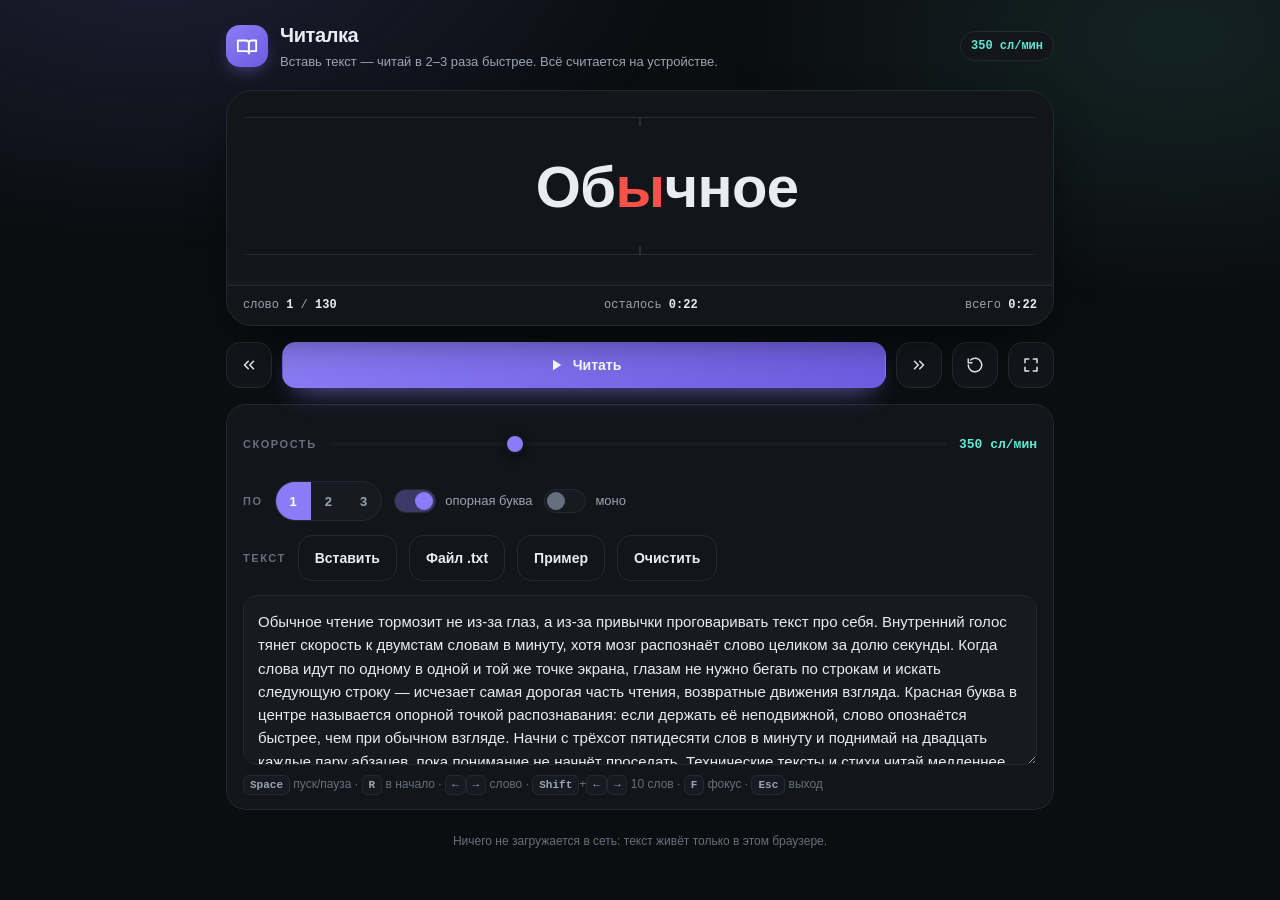
<file: speedread.html>
<!doctype html>
<html lang="ru">
<head>
<meta charset="utf-8">
<meta name="viewport" content="width=device-width, initial-scale=1, viewport-fit=cover">
<meta name="theme-color" content="#0b0d10">
<meta name="description" content="Читалка — вставь текст и читай в 2-3 раза быстрее. Слова по одному, опорная буква, настройка скорости. Работает офлайн, ничего никуда не отправляет.">
<title>Читалка — быстрое чтение текста</title>
<style>
  /* ---------- tokens ---------- */
  :root{
    --bg:#0b0d10; --bg-1:#12151a; --bg-2:#171b21; --line:#242a33;
    --text:#e9edf3; --text-2:#9aa4b2; --text-3:#66707d;
    --accent:#8b7cf6; --accent-2:#5eead4; --pivot:#f85149;
    --ok:#3fb950; --warn:#d29922;
    --r-s:10px; --r:14px; --r-l:20px; --r-xl:26px;
    --pad:16px; --gap:12px; --tap:46px;
    --sans:-apple-system,BlinkMacSystemFont,"Segoe UI",Roboto,"Helvetica Neue",Arial,sans-serif;
    --mono:ui-monospace,SFMono-Regular,"SF Mono",Menlo,Consolas,"Liberation Mono",monospace;
    --ease:cubic-bezier(.22,.61,.36,1);
    --shadow:0 18px 50px -18px rgba(0,0,0,.85);
  }
  *{box-sizing:border-box}
  html,body{margin:0;padding:0}
  html{-webkit-text-size-adjust:100%}
  body{
    background:var(--bg); color:var(--text); font-family:var(--sans);
    min-height:100vh; line-height:1.5; overflow-x:hidden;
    padding:env(safe-area-inset-top) env(safe-area-inset-right) env(safe-area-inset-bottom) env(safe-area-inset-left);
  }
  /* static ambient glow — no animated blur anywhere */
  body::before{
    content:""; position:fixed; inset:0; pointer-events:none; z-index:0;
    background:
      radial-gradient(900px 520px at 12% -8%, rgba(139,124,246,.16), transparent 62%),
      radial-gradient(760px 460px at 92% 4%, rgba(94,234,212,.10), transparent 60%);
  }
  .wrap{position:relative; z-index:1; max-width:860px; margin:0 auto; padding:20px var(--pad) 40px}

  /* ---------- header ---------- */
  header{display:flex; align-items:center; gap:var(--gap); flex-wrap:wrap; margin-bottom:18px}
  .logo{
    width:42px; height:42px; flex:0 0 auto; border-radius:var(--r);
    background:linear-gradient(140deg,var(--accent),#6d5ce0);
    display:grid; place-items:center; box-shadow:0 8px 22px -10px rgba(139,124,246,.9);
  }
  .logo svg{width:22px; height:22px; display:block}
  .titles{min-width:0; flex:1 1 180px}
  h1{margin:0; font-size:20px; letter-spacing:-.02em; font-weight:700}
  .sub{margin:2px 0 0; font-size:13px; color:var(--text-2)}
  .badge{
    font:600 12px/1 var(--mono); color:var(--accent-2);
    border:1px solid var(--line); background:var(--bg-1);
    padding:8px 10px; border-radius:999px; white-space:nowrap;
  }

  /* ---------- reader ---------- */
  .reader{
    position:relative; background:var(--bg-1); border:1px solid var(--line);
    border-radius:var(--r-xl); box-shadow:var(--shadow); overflow:hidden;
  }
  .stage{position:relative; padding:34px 18px 30px; min-height:190px; display:grid; place-items:center}
  .guide{position:absolute; left:18px; right:18px; height:1px; background:var(--line)}
  .guide.top{top:26px} .guide.bot{bottom:26px}
  .tick{position:absolute; left:50%; width:1px; height:9px; background:var(--text-3); opacity:.55; transform:translateX(-50%)}
  .tick.top{top:26px} .tick.bot{bottom:26px}

  /* ORP alignment: pivot char sits exactly on the centre line */
  .word{
    display:grid; grid-template-columns:1fr auto 1fr; align-items:baseline;
    width:100%; font-size:clamp(26px,8.4vw,58px); font-weight:650;
    letter-spacing:-.01em; line-height:1.15;
  }
  .word .l{text-align:right; white-space:pre}
  .word .p{color:var(--pivot); white-space:pre}
  .word .r{text-align:left; white-space:pre}
  .word.mono{font-family:var(--mono); font-weight:600; letter-spacing:0}
  .word.small{font-size:clamp(19px,5.6vw,38px)}
  .word.tiny{font-size:clamp(15px,4.4vw,28px)}
  .word.idle{color:var(--text-3); font-weight:600; font-size:clamp(17px,4.6vw,26px)}
  .word.idle .p{color:var(--text-3)}

  .bar{height:4px; background:var(--bg-2); cursor:pointer; position:relative}
  .bar > i{
    display:block; height:100%; width:100%; transform-origin:0 50%; transform:scaleX(0);
    background:linear-gradient(90deg,var(--accent),var(--accent-2));
  }
  .meta{
    display:flex; gap:10px; flex-wrap:wrap; justify-content:space-between;
    padding:12px 16px; border-top:1px solid var(--line);
    font:500 12px/1.3 var(--mono); color:var(--text-2);
  }
  .meta b{color:var(--text); font-weight:600}

  /* ---------- controls ---------- */
  .controls{display:flex; gap:10px; align-items:center; flex-wrap:wrap; margin-top:16px}
  button{font-family:inherit}
  .btn{
    min-height:var(--tap); padding:0 16px; border-radius:var(--r);
    border:1px solid var(--line); background:var(--bg-1); color:var(--text);
    font-size:14px; font-weight:600; cursor:pointer; display:inline-flex;
    align-items:center; justify-content:center; gap:8px;
    transition:transform .16s var(--ease), opacity .16s var(--ease);
  }
  .btn:hover{transform:translateY(-1px)}
  .btn:active{transform:translateY(0) scale(.985)}
  .btn.icon{width:var(--tap); padding:0; flex:0 0 auto}
  .btn.primary{
    background:linear-gradient(140deg,var(--accent),#6d5ce0); border-color:transparent;
    color:#fff; flex:1 1 150px; box-shadow:0 12px 28px -14px rgba(139,124,246,.95);
  }
  .btn svg{width:18px; height:18px; display:block; flex:0 0 auto}
  .btn[disabled]{opacity:.45; cursor:not-allowed; transform:none}

  .panel{
    margin-top:16px; background:var(--bg-1); border:1px solid var(--line);
    border-radius:var(--r-l); padding:var(--pad);
  }
  .row{display:flex; gap:var(--gap); align-items:center; flex-wrap:wrap}
  .row + .row{margin-top:14px}
  .label{font:600 11px/1 var(--sans); letter-spacing:.14em; text-transform:uppercase; color:var(--text-3); flex:0 0 auto}
  .val{font:600 13px/1 var(--mono); color:var(--accent-2); min-width:74px; text-align:right}
  input[type=range]{
    -webkit-appearance:none; appearance:none; flex:1 1 140px; height:var(--tap);
    background:transparent; cursor:pointer; margin:0;
  }
  input[type=range]::-webkit-slider-runnable-track{height:4px; border-radius:999px; background:var(--bg-2)}
  input[type=range]::-moz-range-track{height:4px; border-radius:999px; background:var(--bg-2)}
  input[type=range]::-webkit-slider-thumb{
    -webkit-appearance:none; width:22px; height:22px; border-radius:50%; margin-top:-9px;
    background:var(--accent); border:3px solid var(--bg-1); box-shadow:0 2px 10px rgba(0,0,0,.6);
  }
  input[type=range]::-moz-range-thumb{
    width:16px; height:16px; border-radius:50%; background:var(--accent);
    border:3px solid var(--bg-1);
  }
  .seg{display:inline-flex; border:1px solid var(--line); border-radius:999px; overflow:hidden; background:var(--bg-2)}
  .seg button{
    min-height:38px; padding:0 14px; border:0; background:transparent; color:var(--text-2);
    font-size:13px; font-weight:600; cursor:pointer;
  }
  .seg button[aria-pressed=true]{background:var(--accent); color:#fff}
  .switch{display:inline-flex; align-items:center; gap:9px; cursor:pointer; font-size:13px; color:var(--text-2); min-height:38px}
  .switch input{position:absolute; opacity:0; width:0; height:0}
  .switch i{
    width:42px; height:24px; border-radius:999px; background:var(--bg-2);
    border:1px solid var(--line); position:relative; flex:0 0 auto;
    transition:background .18s var(--ease);
  }
  .switch i::after{
    content:""; position:absolute; top:2px; left:2px; width:18px; height:18px;
    border-radius:50%; background:var(--text-3);
    transition:transform .18s var(--ease), background .18s var(--ease);
  }
  .switch input:checked + i{background:rgba(139,124,246,.35)}
  .switch input:checked + i::after{transform:translateX(18px); background:var(--accent)}
  .switch input:focus-visible + i{outline:2px solid var(--accent); outline-offset:2px}

  textarea{
    width:100%; min-height:170px; resize:vertical; padding:14px;
    background:var(--bg-2); color:var(--text); border:1px solid var(--line);
    border-radius:var(--r); font-family:inherit; font-size:15px; line-height:1.55;
  }
  textarea:focus{outline:2px solid var(--accent); outline-offset:1px; border-color:transparent}
  .hint{margin:10px 0 0; font-size:12px; color:var(--text-3)}
  .hint kbd{
    font:600 11px/1 var(--mono); background:var(--bg-2); border:1px solid var(--line);
    border-radius:6px; padding:3px 6px; color:var(--text-2);
  }
  .toast{
    position:fixed; left:50%; bottom:24px; transform:translate(-50%,20px); opacity:0;
    background:var(--bg-2); border:1px solid var(--line); color:var(--text);
    padding:12px 16px; border-radius:999px; font-size:13px; font-weight:600;
    box-shadow:var(--shadow); pointer-events:none; z-index:60; max-width:calc(100vw - 32px);
    transition:transform .24s var(--ease), opacity .24s var(--ease);
  }
  .toast.on{transform:translate(-50%,0); opacity:1}
  footer{margin-top:22px; font-size:12px; color:var(--text-3); text-align:center}

  /* ---------- focus mode ---------- */
  body.focus header, body.focus .panel, body.focus footer, body.focus .meta{display:none}
  body.focus .wrap{max-width:1100px; padding-top:8px}
  body.focus .stage{min-height:56vh}
  body.focus .word{font-size:clamp(30px,10vw,84px)}
  body.focus .word.small{font-size:clamp(22px,6.4vw,52px)}
  body.focus .word.tiny{font-size:clamp(17px,5vw,36px)}
  .exit{position:fixed; top:14px; right:14px; z-index:70; display:none}
  body.focus .exit{display:inline-flex}

  @media (max-width:520px){
    .wrap{padding:14px 12px 32px}
    .stage{padding:28px 12px 26px; min-height:168px}
    .guide{left:12px; right:12px}
    .meta{font-size:11px; gap:8px}
    .btn{font-size:13px; padding:0 13px}
  }
  @media (prefers-reduced-motion:reduce){
    *{transition-duration:.01ms !important; animation-duration:.01ms !important}
  }
</style>
</head>
<body>
<div class="wrap">
  <header>
    <div class="logo" aria-hidden="true">
      <svg viewBox="0 0 24 24" fill="none" stroke="#fff" stroke-width="2" stroke-linecap="round" stroke-linejoin="round">
        <path d="M2 6h9a3 3 0 0 1 3 3v11a2.5 2.5 0 0 0-2.5-2.5H2z"/>
        <path d="M22 6h-5a3 3 0 0 0-3 3v11a2.5 2.5 0 0 1 2.5-2.5H22z"/>
      </svg>
    </div>
    <div class="titles">
      <h1>Читалка</h1>
      <p class="sub">Вставь текст — читай в 2–3 раза быстрее. Всё считается на устройстве.</p>
    </div>
    <span class="badge" id="badge">350 сл/мин</span>
  </header>

  <section class="reader">
    <div class="stage" id="stage">
      <span class="guide top"></span><span class="tick top"></span>
      <div class="word idle" id="word" aria-live="off"><span class="l"></span><span class="p">готов</span><span class="r"></span></div>
      <span class="guide bot"></span><span class="tick bot"></span>
    </div>
    <div class="bar" id="bar" role="slider" tabindex="0" aria-label="Позиция в тексте" aria-valuemin="0" aria-valuemax="100" aria-valuenow="0"><i id="fill"></i></div>
    <div class="meta">
      <span>слово <b id="mPos">0</b> / <b id="mTotal">0</b></span>
      <span>осталось <b id="mLeft">—</b></span>
      <span>всего <b id="mTime">—</b></span>
    </div>
  </section>

  <div class="controls">
    <button class="btn icon" id="back" title="Назад 10 слов (Shift+←)" aria-label="Назад 10 слов">
      <svg viewBox="0 0 24 24" fill="none" stroke="currentColor" stroke-width="2" stroke-linecap="round" stroke-linejoin="round"><path d="M11 17l-5-5 5-5"/><path d="M18 17l-5-5 5-5"/></svg>
    </button>
    <button class="btn primary" id="play">
      <svg id="playIcon" viewBox="0 0 24 24" fill="currentColor"><path d="M8 5v14l11-7z"/></svg>
      <span id="playText">Читать</span>
    </button>
    <button class="btn icon" id="fwd" title="Вперёд 10 слов (Shift+→)" aria-label="Вперёд 10 слов">
      <svg viewBox="0 0 24 24" fill="none" stroke="currentColor" stroke-width="2" stroke-linecap="round" stroke-linejoin="round"><path d="M13 17l5-5-5-5"/><path d="M6 17l5-5-5-5"/></svg>
    </button>
    <button class="btn icon" id="restart" title="В начало (R)" aria-label="В начало">
      <svg viewBox="0 0 24 24" fill="none" stroke="currentColor" stroke-width="2" stroke-linecap="round" stroke-linejoin="round"><path d="M3 12a9 9 0 1 0 3-6.7"/><path d="M3 4v5h5"/></svg>
    </button>
    <button class="btn icon" id="focus" title="Режим фокуса (F)" aria-label="Режим фокуса">
      <svg viewBox="0 0 24 24" fill="none" stroke="currentColor" stroke-width="2" stroke-linecap="round" stroke-linejoin="round"><path d="M4 9V4h5"/><path d="M20 9V4h-5"/><path d="M4 15v5h5"/><path d="M20 15v5h-5"/></svg>
    </button>
  </div>

  <div class="panel">
    <div class="row">
      <span class="label">Скорость</span>
      <input type="range" id="wpm" min="120" max="900" step="10" value="350" aria-label="Слов в минуту">
      <span class="val" id="wpmVal">350 сл/мин</span>
    </div>
    <div class="row">
      <span class="label">По</span>
      <span class="seg" id="chunk" role="group" aria-label="Слов за раз">
        <button data-n="1" aria-pressed="true">1</button>
        <button data-n="2" aria-pressed="false">2</button>
        <button data-n="3" aria-pressed="false">3</button>
      </span>
      <label class="switch"><input type="checkbox" id="pivot" checked><i></i>опорная буква</label>
      <label class="switch"><input type="checkbox" id="mono"><i></i>моно</label>
    </div>
    <div class="row">
      <span class="label">Текст</span>
      <button class="btn" id="paste">Вставить</button>
      <button class="btn" id="file">Файл .txt</button>
      <button class="btn" id="demo">Пример</button>
      <button class="btn" id="clear">Очистить</button>
      <input type="file" id="fileInput" accept=".txt,.md,text/plain,text/markdown" hidden>
    </div>
    <div class="row">
      <textarea id="input" placeholder="Вставь сюда статью, конспект или главу. Ctrl+V — и жми «Читать»."></textarea>
    </div>
    <p class="hint">
      <kbd>Space</kbd> пуск/пауза · <kbd>R</kbd> в начало · <kbd>←</kbd><kbd>→</kbd> слово ·
      <kbd>Shift</kbd>+<kbd>←</kbd><kbd>→</kbd> 10 слов · <kbd>F</kbd> фокус · <kbd>Esc</kbd> выход
    </p>
  </div>

  <footer>Ничего не загружается в сеть: текст живёт только в этом браузере.</footer>
</div>

<button class="btn icon exit" id="exit" aria-label="Выйти из режима фокуса">
  <svg viewBox="0 0 24 24" fill="none" stroke="currentColor" stroke-width="2" stroke-linecap="round" stroke-linejoin="round"><path d="M18 6L6 18"/><path d="M6 6l12 12"/></svg>
</button>
<div class="toast" id="toast" role="status" aria-live="polite"></div>

<script>
(function () {
  "use strict";
  var $ = function (id) { return document.getElementById(id); };
  var KEY = "chitalka.v1";

  var wordEl = $("word"), lEl = wordEl.querySelector(".l"),
      pEl = wordEl.querySelector(".p"), rEl = wordEl.querySelector(".r");
  var fill = $("fill"), bar = $("bar"), input = $("input");
  var playBtn = $("play"), playIcon = $("playIcon"), playText = $("playText");

  var ICON_PLAY = '<path d="M8 5v14l11-7z"/>';
  var ICON_PAUSE = '<path d="M7 5h4v14H7zM13 5h4v14h-4z"/>';

  var words = [], i = 0, playing = false, timer = null, wakeLock = null;
  var wpm = 350, chunk = 1, usePivot = true, mono = false;
  var startedAt = 0, readCount = 0, saveTimer = null;

  var DEMO = "Обычное чтение тормозит не из-за глаз, а из-за привычки проговаривать текст про себя. Внутренний голос тянет скорость к двумстам словам в минуту, хотя мозг распознаёт слово целиком за долю секунды. Когда слова идут по одному в одной и той же точке экрана, глазам не нужно бегать по строкам и искать следующую строку — исчезает самая дорогая часть чтения, возвратные движения взгляда. Красная буква в центре называется опорной точкой распознавания: если держать её неподвижной, слово опознаётся быстрее, чем при обычном взгляде. Начни с трёхсот пятидесяти слов в минуту и поднимай на двадцать каждые пару абзацев, пока понимание не начнёт проседать. Технические тексты и стихи читай медленнее, новости и письма — быстрее. Смысл не в рекорде скорости, а в том, чтобы у тебя появился выбор: проглотить статью за минуту или смаковать абзац.";

  /* ---------- persistence (local only, nothing leaves the device) ---------- */
  function save() {
    try {
      localStorage.setItem(KEY, JSON.stringify({
        text: input.value, wpm: wpm, chunk: chunk, pivot: usePivot, mono: mono
      }));
    } catch (e) { /* private mode / quota — reading still works */ }
  }
  function saveSoon() { clearTimeout(saveTimer); saveTimer = setTimeout(save, 400); }
  function load() {
    var d = null;
    try { d = JSON.parse(localStorage.getItem(KEY) || "null"); } catch (e) {}
    if (d) {
      input.value = typeof d.text === "string" ? d.text : "";
      wpm = clamp(+d.wpm || 350, 120, 900);
      chunk = [1, 2, 3].indexOf(+d.chunk) >= 0 ? +d.chunk : 1;
      usePivot = d.pivot !== false; mono = !!d.mono;
    } else {
      input.value = DEMO;
    }
  }
  function clamp(v, a, b) { return v < a ? a : v > b ? b : v; }

  /* ---------- tokenise ---------- */
  function tokenize(text) {
    var out = [];
    var paras = String(text).replace(/\u00ad/g, "").replace(/\r/g, "").split(/\n+/);
    for (var p = 0; p < paras.length; p++) {
      var parts = paras[p].trim().split(/\s+/).filter(Boolean);
      for (var k = 0; k < parts.length; k++) {
        out.push({ t: parts[k], para: k === parts.length - 1 });
      }
    }
    return out;
  }

  /* optimal recognition point, 0-based */
  function orp(w) {
    var n = w.replace(/[^\p{L}\p{N}]/gu, "").length || w.length;
    if (n <= 1) return 0;
    if (n <= 5) return 1;
    if (n <= 9) return 2;
    if (n <= 13) return 3;
    return 4;
  }

  function displayAt(idx) {
    var n = Math.min(chunk, words.length - idx), s = "";
    for (var k = 0; k < n; k++) s += (k ? " " : "") + words[idx + k].t;
    return { text: s, n: n, last: words[idx + n - 1] };
  }

  function paint(d) {
    var s = d.text, pi = usePivot ? Math.min(orp(words[i].t), s.length - 1) : -1;
    if (pi < 0) { lEl.textContent = ""; pEl.textContent = ""; rEl.textContent = s; }
    else {
      lEl.textContent = s.slice(0, pi);
      pEl.textContent = s.charAt(pi);
      rEl.textContent = s.slice(pi + 1);
    }
    wordEl.className = "word" + (mono ? " mono" : "") +
      (s.length > 26 ? " tiny" : s.length > 15 ? " small" : "");
  }

  function idle(msg) {
    wordEl.className = "word idle";
    lEl.textContent = ""; pEl.textContent = msg; rEl.textContent = "";
  }

  /* ---------- timing ---------- */
  function delayFor(d) {
    var base = 60000 / wpm;
    var m = d.n > 1 ? d.n * 0.92 : 1;
    var t = d.last.t;
    if (/[.!?…]["'»)]*$/.test(t)) m *= 2.1;
    else if (/[,;:—–]["'»)]*$/.test(t)) m *= 1.5;
    if (d.last.para) m *= 1.5;
    if (t.length > 13) m *= 1.2;
    return Math.max(45, base * m);
  }

  function fmt(sec) {
    sec = Math.max(0, Math.round(sec));
    var m = Math.floor(sec / 60), s = sec % 60;
    if (m >= 60) return Math.floor(m / 60) + " ч " + (m % 60) + " мин";
    return m + ":" + (s < 10 ? "0" : "") + s;
  }

  function meta() {
    var total = words.length;
    $("mPos").textContent = total ? Math.min(i + 1, total) : 0;
    $("mTotal").textContent = total;
    $("mLeft").textContent = total ? fmt((total - i) / wpm * 60) : "—";
    $("mTime").textContent = total ? fmt(total / wpm * 60) : "—";
    var pct = total ? i / total : 0;
    fill.style.transform = "scaleX(" + pct + ")";
    bar.setAttribute("aria-valuenow", Math.round(pct * 100));
  }

  /* ---------- engine ---------- */
  function step() {
    if (i >= words.length) return finish();
    var d = displayAt(i);
    paint(d);
    readCount += d.n;
    meta();
    timer = setTimeout(function () {
      i += d.n;
      step();
    }, delayFor(d));
  }

  function play() {
    if (!words.length) rebuild();
    if (!words.length) { toast("Сначала вставь текст"); return; }
    if (i >= words.length) i = 0;
    playing = true; readCount = 0; startedAt = performance.now();
    playIcon.innerHTML = ICON_PAUSE; playText.textContent = "Пауза";
    clearTimeout(timer); step(); keepAwake(true);
  }

  function pause() {
    playing = false; clearTimeout(timer); timer = null;
    playIcon.innerHTML = ICON_PLAY; playText.textContent = "Читать";
    keepAwake(false);
  }

  function finish() {
    pause();
    var mins = (performance.now() - startedAt) / 60000;
    var real = mins > 0.05 ? Math.round(readCount / mins) : wpm;
    idle("готово · " + words.length + " слов · " + real + " сл/мин");
    fill.style.transform = "scaleX(1)";
    $("mPos").textContent = words.length;
    $("mLeft").textContent = "0:00";
    i = words.length;
    toast("Дочитал: " + words.length + " слов");
  }

  function rebuild() {
    words = tokenize(input.value);
    i = clamp(i, 0, Math.max(0, words.length - 1));
    meta();
    if (!words.length) idle("вставь текст");
    else if (!playing) { var d = displayAt(i); paint(d); }
  }

  function jump(to) {
    i = clamp(to, 0, Math.max(0, words.length - 1));
    if (playing) { clearTimeout(timer); step(); }
    else if (words.length) { paint(displayAt(i)); meta(); }
  }

  function keepAwake(on) {
    try {
      if (on && "wakeLock" in navigator && !wakeLock) {
        navigator.wakeLock.request("screen").then(function (l) {
          wakeLock = l;
          l.addEventListener("release", function () { wakeLock = null; });
        }).catch(function () {});
      } else if (!on && wakeLock) { wakeLock.release().catch(function () {}); wakeLock = null; }
    } catch (e) {}
  }

  var toastTimer = null;
  function toast(msg) {
    var el = $("toast");
    el.textContent = msg; el.classList.add("on");
    clearTimeout(toastTimer);
    toastTimer = setTimeout(function () { el.classList.remove("on"); }, 2200);
  }

  /* ---------- wiring ---------- */
  playBtn.addEventListener("click", function () { playing ? pause() : play(); });
  $("stage").addEventListener("click", function () { playing ? pause() : play(); });
  $("back").addEventListener("click", function () { jump(i - 10); });
  $("fwd").addEventListener("click", function () { jump(i + 10); });
  $("restart").addEventListener("click", function () { pause(); i = 0; rebuild(); toast("В начало"); });

  function setFocus(on) {
    document.body.classList.toggle("focus", on);
    if (on && document.documentElement.requestFullscreen) {
      document.documentElement.requestFullscreen().catch(function () {});
    } else if (!on && document.fullscreenElement) {
      document.exitFullscreen().catch(function () {});
    }
  }
  $("focus").addEventListener("click", function () { setFocus(true); });
  $("exit").addEventListener("click", function () { setFocus(false); });

  $("wpm").addEventListener("input", function (e) {
    wpm = clamp(+e.target.value, 120, 900);
    $("wpmVal").textContent = wpm + " сл/мин";
    $("badge").textContent = wpm + " сл/мин";
    meta(); saveSoon();
  });

  $("chunk").addEventListener("click", function (e) {
    var b = e.target.closest("button[data-n]"); if (!b) return;
    chunk = +b.dataset.n;
    Array.prototype.forEach.call(this.querySelectorAll("button"), function (x) {
      x.setAttribute("aria-pressed", String(+x.dataset.n === chunk));
    });
    if (words.length && !playing) paint(displayAt(i));
    saveSoon();
  });

  $("pivot").addEventListener("change", function (e) {
    usePivot = e.target.checked;
    if (words.length && !playing) paint(displayAt(i));
    saveSoon();
  });
  $("mono").addEventListener("change", function (e) {
    mono = e.target.checked;
    if (words.length && !playing) paint(displayAt(i));
    saveSoon();
  });

  input.addEventListener("input", function () { pause(); i = 0; rebuild(); saveSoon(); });

  $("paste").addEventListener("click", function () {
    if (!navigator.clipboard || !navigator.clipboard.readText) {
      input.focus(); toast("Жми Ctrl+V в поле текста"); return;
    }
    navigator.clipboard.readText().then(function (t) {
      if (!t) { toast("Буфер пуст"); return; }
      input.value = t; pause(); i = 0; rebuild(); save(); toast("Вставлено");
    }).catch(function () { input.focus(); toast("Разреши доступ к буферу или жми Ctrl+V"); });
  });

  $("file").addEventListener("click", function () { $("fileInput").click(); });
  $("fileInput").addEventListener("change", function (e) {
    var f = e.target.files && e.target.files[0]; if (!f) return;
    var fr = new FileReader();
    fr.onload = function () {
      input.value = String(fr.result || ""); pause(); i = 0; rebuild(); save();
      toast("Загружено: " + f.name);
    };
    fr.onerror = function () { toast("Не смог прочитать файл"); };
    fr.readAsText(f);
    e.target.value = "";
  });

  $("demo").addEventListener("click", function () {
    input.value = DEMO; pause(); i = 0; rebuild(); save(); toast("Пример загружен");
  });
  $("clear").addEventListener("click", function () {
    input.value = ""; pause(); i = 0; rebuild(); save(); input.focus();
  });

  function seekFromEvent(e) {
    var r = bar.getBoundingClientRect();
    var x = (e.touches ? e.touches[0].clientX : e.clientX) - r.left;
    jump(Math.round(clamp(x / r.width, 0, 1) * words.length));
  }
  bar.addEventListener("click", seekFromEvent);
  bar.addEventListener("keydown", function (e) {
    if (e.key === "ArrowRight") { jump(i + Math.max(1, Math.round(words.length * .02))); e.preventDefault(); }
    if (e.key === "ArrowLeft") { jump(i - Math.max(1, Math.round(words.length * .02))); e.preventDefault(); }
  });

  document.addEventListener("keydown", function (e) {
    var tag = (e.target.tagName || "").toLowerCase();
    if (tag === "textarea" || tag === "input") {
      if (e.key === "Escape") e.target.blur();
      return;
    }
    var k = e.key;
    if (k === " " || k === "Enter") { e.preventDefault(); playing ? pause() : play(); }
    else if (k === "r" || k === "R" || k === "к" || k === "К") { pause(); i = 0; rebuild(); }
    else if (k === "f" || k === "F" || k === "а" || k === "А") { setFocus(!document.body.classList.contains("focus")); }
    else if (k === "Escape") { setFocus(false); }
    else if (k === "ArrowRight") { e.preventDefault(); jump(i + (e.shiftKey ? 10 : chunk)); }
    else if (k === "ArrowLeft") { e.preventDefault(); jump(i - (e.shiftKey ? 10 : chunk)); }
    else if (k === "ArrowUp") { e.preventDefault(); $("wpm").value = clamp(wpm + 20, 120, 900); $("wpm").dispatchEvent(new Event("input")); }
    else if (k === "ArrowDown") { e.preventDefault(); $("wpm").value = clamp(wpm - 20, 120, 900); $("wpm").dispatchEvent(new Event("input")); }
  });

  document.addEventListener("visibilitychange", function () {
    if (document.hidden && playing) pause();
    else if (!document.hidden && playing) keepAwake(true);
  });

  /* ---------- boot ---------- */
  load();
  $("wpm").value = wpm;
  $("wpmVal").textContent = wpm + " сл/мин";
  $("badge").textContent = wpm + " сл/мин";
  $("pivot").checked = usePivot;
  $("mono").checked = mono;
  Array.prototype.forEach.call($("chunk").querySelectorAll("button"), function (x) {
    x.setAttribute("aria-pressed", String(+x.dataset.n === chunk));
  });
  rebuild();
})();
</script>
</body>
</html>
</file>
<file: app/styles.css>
/* ==========================================================================
   NeuroDifference — design system
   Mobile first. Desktop upgrades at 900px (sidebar) and 1200px (two columns).
   ========================================================================== */

:root {
  color-scheme: dark;

  --bg: #0b0d10;
  --bg-1: #0f1216;
  --bg-2: #14181e;
  --bg-3: #1a1f27;
  --line: #232a34;
  --line-soft: #1b212a;

  --text: #e6e8eb;
  --text-2: #a9b2bf;
  --text-3: #78828f;

  --accent: #8b7bff;
  --accent-2: #6f5cff;
  --accent-ink: #ffffff;
  --accent-soft: rgba(139, 123, 255, 0.14);
  --accent-line: rgba(139, 123, 255, 0.35);

  --good: #3fb950;
  --ok: #6fb3ff;
  --warn: #d29922;
  --bad: #f0883e;
  --critical: #f85149;

  --radius-s: 8px;
  --radius: 14px;
  --radius-l: 20px;
  --radius-xl: 26px;

  --pad: 16px;
  --gap: 12px;
  --tap: 44px;

  --shadow-1: 0 1px 2px rgba(0, 0, 0, 0.4);
  --shadow-2: 0 12px 32px -12px rgba(0, 0, 0, 0.75);
  --shadow-3: 0 24px 64px -20px rgba(0, 0, 0, 0.85);

  --mono: "JetBrains Mono", ui-monospace, SFMono-Regular, Menlo, monospace;
  --sans: Inter, -apple-system, BlinkMacSystemFont, "Segoe UI", Roboto, sans-serif;

  --nav-h: 62px;
  --top-h: 56px;
  --sidebar-w: 258px;
  --ease: cubic-bezier(0.22, 0.61, 0.36, 1);
}

[data-accent="amber"] { --accent: #f2b23e; --accent-2: #e09b1c; --accent-ink: #1a1206; --accent-soft: rgba(242, 178, 62, 0.14); --accent-line: rgba(242, 178, 62, 0.35); }
[data-accent="teal"] { --accent: #2fd6c4; --accent-2: #17bda9; --accent-ink: #04231f; --accent-soft: rgba(47, 214, 196, 0.14); --accent-line: rgba(47, 214, 196, 0.35); }
[data-accent="rose"] { --accent: #ff6b8a; --accent-2: #f04a6e; --accent-ink: #2a0710; --accent-soft: rgba(255, 107, 138, 0.14); --accent-line: rgba(255, 107, 138, 0.35); }
[data-accent="green"] { --accent: #4ade80; --accent-2: #2fbf66; --accent-ink: #04220f; --accent-soft: rgba(74, 222, 128, 0.14); --accent-line: rgba(74, 222, 128, 0.35); }
[data-accent="blue"] { --accent: #60a5fa; --accent-2: #3b82f6; --accent-ink: #05142c; --accent-soft: rgba(96, 165, 250, 0.14); --accent-line: rgba(96, 165, 250, 0.35); }

[data-density="compact"] { --pad: 12px; --gap: 9px; --radius: 11px; }

* { box-sizing: border-box; -webkit-tap-highlight-color: transparent; }

html, body { margin: 0; padding: 0; }

html {
  background: var(--bg);
  -webkit-text-size-adjust: 100%;
}

body {
  font-family: var(--sans);
  font-size: 15px;
  line-height: 1.55;
  color: var(--text);
  background:
    radial-gradient(1000px 520px at 82% -8%, color-mix(in srgb, var(--accent) 12%, transparent), transparent 68%),
    radial-gradient(760px 420px at 8% 4%, rgba(63, 185, 80, 0.06), transparent 70%),
    var(--bg);
  min-height: 100dvh;
  overflow-x: hidden;
  text-rendering: optimizeLegibility;
  -webkit-font-smoothing: antialiased;
}

img, svg { max-width: 100%; }
svg.ic { flex: none; display: inline-block; vertical-align: -0.15em; }

/* Scroll lock while a drawer, sheet or search overlay is open. */
html.layer-open, html.layer-open body { overflow: hidden; }
html.layer-open { overscroll-behavior: none; }

a { color: var(--accent); text-decoration: none; }
a:hover { text-decoration: underline; }

button, input, select, textarea { font: inherit; color: inherit; }
button { cursor: pointer; background: none; border: 0; }

:focus-visible {
  outline: 2px solid var(--accent);
  outline-offset: 2px;
  border-radius: 6px;
}

::selection { background: var(--accent-soft); }

h1, h2, h3, h4 { margin: 0; font-weight: 650; letter-spacing: -0.015em; line-height: 1.25; }
p { margin: 0; }

hr { border: 0; border-top: 1px solid var(--line); margin: 18px 0; }

/* ------------------------------------------------------------------ */
/* Scrollbars                                                          */
/* ------------------------------------------------------------------ */

::-webkit-scrollbar { width: 10px; height: 10px; }
::-webkit-scrollbar-track { background: transparent; }
::-webkit-scrollbar-thumb { background: #262e39; border-radius: 99px; border: 3px solid var(--bg); }
::-webkit-scrollbar-thumb:hover { background: #333d4a; }

/* ------------------------------------------------------------------ */
/* Shell                                                               */
/* ------------------------------------------------------------------ */

#root { min-height: 100dvh; }

.app {
  display: grid;
  grid-template-columns: 1fr;
  min-height: 100dvh;
}

.sidebar { display: none; }

.main {
  display: flex;
  flex-direction: column;
  min-width: 0;
  min-height: 100dvh;
}

.topbar {
  position: sticky;
  top: 0;
  z-index: 40;
  height: calc(var(--top-h) + env(safe-area-inset-top, 0px));
  display: flex;
  align-items: center;
  gap: 10px;
  padding: 0 var(--pad);
  padding-top: env(safe-area-inset-top, 0px);
  background: rgba(11, 13, 16, 0.86);
  background: color-mix(in srgb, var(--bg) 82%, transparent);
  backdrop-filter: blur(14px) saturate(1.3);
  -webkit-backdrop-filter: blur(14px) saturate(1.3);
  border-bottom: 1px solid var(--line-soft);
}

[data-scrolled="true"] .topbar { border-bottom-color: var(--line); }

.topbar .brand {
  display: flex;
  align-items: center;
  gap: 9px;
  min-width: 0;
  font-weight: 700;
  letter-spacing: -0.02em;
  color: var(--text);
  text-decoration: none;
}

.brand-mark {
  width: 28px;
  height: 28px;
  border-radius: 9px;
  display: grid;
  place-items: center;
  background: linear-gradient(150deg, var(--accent), var(--accent-2));
  color: var(--accent-ink);
  box-shadow: 0 6px 18px -8px var(--accent);
  flex: none;
}

.brand-text { display: flex; flex-direction: column; line-height: 1.05; min-width: 0; }
.brand-text b { font-size: 14px; font-weight: 700; }
.brand-text span { font-size: 10px; color: var(--text-3); letter-spacing: 0.04em; text-transform: uppercase; }

.topbar-title {
  display: none;
  font-size: 15px;
  font-weight: 600;
  white-space: nowrap;
  overflow: hidden;
  text-overflow: ellipsis;
  min-width: 0;
}

.topbar-actions { margin-left: auto; display: flex; align-items: center; gap: 4px; }

.icon-btn {
  width: 38px;
  height: 38px;
  border-radius: 11px;
  display: grid;
  place-items: center;
  color: var(--text-2);
  border: 1px solid transparent;
  transition: background 0.15s, color 0.15s, border-color 0.15s;
}
.icon-btn:hover { background: var(--bg-2); color: var(--text); border-color: var(--line); }
.icon-btn:active { transform: scale(0.95); }
.icon-btn.accent { color: var(--accent); }

.view {
  flex: 1;
  width: 100%;
  max-width: 1180px;
  margin: 0 auto;
  padding: 18px var(--pad) calc(var(--nav-h) + 26px + env(safe-area-inset-bottom, 0px));
  animation: viewIn 0.26s var(--ease);
}

@keyframes viewIn {
  from { opacity: 0; transform: translateY(7px); }
  to { opacity: 1; transform: none; }
}

@media (prefers-reduced-motion: reduce) {
  .view { animation: none; }
  * { scroll-behavior: auto !important; }
}

/* ------------------------------------------------------------------ */
/* Bottom nav (mobile)                                                 */
/* ------------------------------------------------------------------ */

.bottom-nav {
  position: fixed;
  bottom: 0;
  left: 0;
  right: 0;
  z-index: 50;
  height: calc(var(--nav-h) + env(safe-area-inset-bottom, 0px));
  padding-bottom: env(safe-area-inset-bottom, 0px);
  display: grid;
  grid-template-columns: repeat(5, minmax(0, 1fr));
  background: var(--bg-1);
  background: color-mix(in srgb, var(--bg-1) 92%, transparent);
  backdrop-filter: blur(18px);
  -webkit-backdrop-filter: blur(18px);
  border-top: 1px solid var(--line);
}

.nav-item {
  display: flex;
  flex-direction: column;
  align-items: center;
  justify-content: center;
  gap: 3px;
  color: var(--text-3);
  font-size: 10.5px;
  font-weight: 550;
  text-decoration: none;
  position: relative;
  transition: color 0.16s;
  padding-top: 4px;
}
.nav-item svg { transition: transform 0.18s var(--ease); }
.nav-item:hover { color: var(--text-2); text-decoration: none; }
.nav-item.active { color: var(--accent); }
.nav-item.active svg { transform: translateY(-1px) scale(1.06); }
.nav-item.active::before {
  content: "";
  position: absolute;
  top: 0;
  width: 26px;
  height: 2.5px;
  border-radius: 0 0 3px 3px;
  background: var(--accent);
  box-shadow: 0 0 12px var(--accent);
}

/* ------------------------------------------------------------------ */
/* Typography bits                                                     */
/* ------------------------------------------------------------------ */

.page-head { margin: 2px 0 18px; }
.page-head h1 { font-size: 24px; letter-spacing: -0.03em; }
.page-head p { color: var(--text-2); font-size: 13.5px; margin-top: 5px; max-width: 62ch; }

.eyebrow {
  font-size: 10.5px;
  font-weight: 650;
  letter-spacing: 0.1em;
  text-transform: uppercase;
  color: var(--text-3);
}

.muted { color: var(--text-2); }
.dim { color: var(--text-3); }
.mono { font-family: var(--mono); font-size: 0.92em; letter-spacing: -0.02em; }
.nowrap { white-space: nowrap; }
.center { text-align: center; }
.tiny { font-size: 11.5px; }
.small { font-size: 13px; }
.lead { font-size: 15.5px; color: var(--text-2); line-height: 1.6; }

.good { color: var(--good); }
.warn { color: var(--warn); }
.bad { color: var(--bad); }
.crit { color: var(--critical); }
.accent { color: var(--accent); }

/* ------------------------------------------------------------------ */
/* Cards & panels                                                      */
/* ------------------------------------------------------------------ */

.card {
  background: linear-gradient(180deg, var(--bg-2), var(--bg-1));
  border: 1px solid var(--line);
  border-radius: var(--radius);
  padding: var(--pad);
  position: relative;
}

.card.tight { padding: 12px; }
.card.flush { padding: 0; overflow: hidden; }
.card.hoverable { transition: border-color 0.16s, transform 0.16s var(--ease), background 0.16s; }
.card.hoverable:hover { border-color: #2f3947; transform: translateY(-2px); }
.card.hoverable:active { transform: translateY(0); }
.card.glow { border-color: var(--accent-line); box-shadow: 0 0 0 1px var(--accent-soft), 0 18px 40px -24px var(--accent); }

.card-head {
  display: flex;
  align-items: center;
  gap: 10px;
  margin-bottom: 10px;
}
.card-head h3 { font-size: 15px; }
.card-head .spacer { margin-left: auto; }

.block { margin: 0 0 26px; }
.block-head { display: flex; align-items: flex-end; gap: 12px; margin-bottom: 12px; }
.block-head h2 { font-size: 16.5px; letter-spacing: -0.02em; }
.block-sub { font-size: 12.5px; color: var(--text-3); margin-top: 3px; }
.block-head > :last-child:not(:first-child) { margin-left: auto; }

.grid { display: grid; gap: var(--gap); }
.grid-2 { grid-template-columns: repeat(2, minmax(0, 1fr)); }
.grid-3 { grid-template-columns: minmax(0, 1fr); }
.grid-4 { grid-template-columns: repeat(2, minmax(0, 1fr)); }
.grid-auto { grid-template-columns: repeat(auto-fill, minmax(230px, 1fr)); }
.row { display: flex; gap: 10px; align-items: center; }
.row.wrap { flex-wrap: wrap; }
.row.between { justify-content: space-between; }
.row.top { align-items: flex-start; }

/* --- Layout hardening ---------------------------------------------- */
/* Grid/flex children default to min-width:auto, so one long token (a URL,  */
/* a mono number, a nowrap chip) can widen the whole column, push text past */
/* the card's right wall and slide buttons on top of copy. Every container  */
/* child below is allowed to shrink, and text is allowed to break.          */
.row > *, .grid > *, .stack > *, .col > *, .split > *, .split-wide > * { min-width: 0; }
.card *, .callout *, .sheet *, .overlay-panel * { min-width: 0; }
h1, h2, h3, h4, p, li, dd, dt, blockquote, strong, em, a, span, td, th { overflow-wrap: break-word; }
.grow { flex: 1 1 auto; min-width: 0; }
.flex-none { flex: none; }
.btn, .chip, .icon-btn { max-width: 100%; }
.btn > span, .chip > span { min-width: 0; overflow: hidden; text-overflow: ellipsis; }
.row.between > :first-child { min-width: 0; }
.col { display: flex; flex-direction: column; gap: 10px; }
.spacer { margin-left: auto; }
.stack { display: flex; flex-direction: column; gap: 8px; }
.stack-3 { display: flex; flex-direction: column; gap: 3px; }

@media (min-width: 560px) {
  .grid-3 { grid-template-columns: repeat(3, minmax(0, 1fr)); }
  .grid-4 { grid-template-columns: repeat(4, minmax(0, 1fr)); }
}

/* ------------------------------------------------------------------ */
/* Buttons                                                             */
/* ------------------------------------------------------------------ */

.btn {
  display: inline-flex;
  align-items: center;
  justify-content: center;
  gap: 7px;
  min-height: 40px;
  padding: 0 15px;
  border-radius: 11px;
  border: 1px solid var(--line);
  background: var(--bg-3);
  color: var(--text);
  font-size: 13.5px;
  font-weight: 600;
  transition: background 0.15s, border-color 0.15s, transform 0.1s, color 0.15s;
  text-decoration: none;
  white-space: nowrap;
  user-select: none;
}
.btn:hover { background: #222a34; border-color: #333d4a; text-decoration: none; }
.btn:active { transform: scale(0.975); }
.btn.primary {
  background: linear-gradient(160deg, var(--accent), var(--accent-2));
  border-color: transparent;
  color: var(--accent-ink);
  box-shadow: 0 8px 22px -12px var(--accent);
}
.btn.primary:hover { filter: brightness(1.07); }
.btn.ghost { background: transparent; border-color: var(--line); color: var(--text-2); }
.btn.ghost:hover { color: var(--text); background: var(--bg-2); }
.btn.soft { background: var(--accent-soft); border-color: var(--accent-line); color: var(--accent); }
.btn.soft:hover { background: color-mix(in srgb, var(--accent) 20%, transparent); }
.btn.danger { background: rgba(248, 81, 73, 0.12); border-color: rgba(248, 81, 73, 0.35); color: #ff8b84; }
.btn.danger:hover { background: rgba(248, 81, 73, 0.2); }
.btn.sm { min-height: 32px; padding: 0 11px; font-size: 12.5px; border-radius: 9px; gap: 5px; }
.btn.xs { min-height: 27px; padding: 0 9px; font-size: 11.5px; border-radius: 7px; }
.btn.block { width: 100%; }
.btn[disabled] { opacity: 0.45; pointer-events: none; }

.btn-group { display: inline-flex; padding: 3px; gap: 2px; background: var(--bg-2); border: 1px solid var(--line); border-radius: 12px; }
.btn-group button {
  padding: 6px 12px;
  border-radius: 9px;
  font-size: 12.5px;
  font-weight: 600;
  color: var(--text-3);
  transition: background 0.15s, color 0.15s;
}
.btn-group button:hover { color: var(--text-2); }
.btn-group button.on { background: var(--bg-3); color: var(--text); box-shadow: var(--shadow-1); }

/* ------------------------------------------------------------------ */
/* Chips, badges, pills                                                */
/* ------------------------------------------------------------------ */

.chip {
  display: inline-flex;
  align-items: center;
  gap: 5px;
  height: 22px;
  padding: 0 8px;
  border-radius: 7px;
  font-size: 11px;
  font-weight: 600;
  letter-spacing: 0.01em;
  background: var(--bg-3);
  border: 1px solid var(--line);
  color: var(--text-2);
  white-space: nowrap;
  text-decoration: none;
}
.chip .dot { width: 5px; height: 5px; border-radius: 50%; background: currentColor; flex: none; }
.chip-good { color: #6ee787; background: rgba(63, 185, 80, 0.1); border-color: rgba(63, 185, 80, 0.3); }
.chip-ok { color: #8fc7ff; background: rgba(111, 179, 255, 0.1); border-color: rgba(111, 179, 255, 0.28); }
.chip-warn { color: #e3b341; background: rgba(210, 153, 34, 0.1); border-color: rgba(210, 153, 34, 0.3); }
.chip-bad { color: #ffab6b; background: rgba(240, 136, 62, 0.1); border-color: rgba(240, 136, 62, 0.3); }
.chip-crit { color: #ff8b84; background: rgba(248, 81, 73, 0.1); border-color: rgba(248, 81, 73, 0.32); }
.chip-accent { color: var(--accent); background: var(--accent-soft); border-color: var(--accent-line); }
.chip-btn { cursor: pointer; transition: background 0.14s, border-color 0.14s, color 0.14s; }
.chip-btn:hover { border-color: #3a4552; color: var(--text); }
.chip-btn.on { background: var(--accent-soft); border-color: var(--accent-line); color: var(--accent); }

.pill-count {
  min-width: 19px;
  height: 19px;
  padding: 0 6px;
  border-radius: 99px;
  display: inline-grid;
  place-items: center;
  font-size: 10.5px;
  font-weight: 700;
  font-family: var(--mono);
  background: var(--bg-3);
  border: 1px solid var(--line);
  color: var(--text-2);
}

.tag { font-family: var(--mono); font-size: 10.5px; color: var(--text-3); }

/* ------------------------------------------------------------------ */
/* Inputs                                                              */
/* ------------------------------------------------------------------ */

.field { display: flex; flex-direction: column; gap: 6px; font-size: 12.5px; color: var(--text-2); font-weight: 550; }

.input, .select, .textarea {
  width: 100%;
  min-height: 42px;
  padding: 9px 12px;
  border-radius: 11px;
  background: var(--bg);
  border: 1px solid var(--line);
  color: var(--text);
  font-size: 14px;
  transition: border-color 0.15s, box-shadow 0.15s;
  appearance: none;
}
.textarea { min-height: 110px; resize: vertical; line-height: 1.5; font-family: inherit; }
.input::placeholder, .textarea::placeholder { color: #5c6674; }
.input:focus, .select:focus, .textarea:focus {
  outline: none;
  border-color: var(--accent-line);
  box-shadow: 0 0 0 3px var(--accent-soft);
}
.select {
  background-image: url("data:image/svg+xml,%3Csvg xmlns='http://www.w3.org/2000/svg' width='14' height='14' viewBox='0 0 24 24' fill='none' stroke='%2378828f' stroke-width='2' stroke-linecap='round'%3E%3Cpath d='m6 9 6 6 6-6'/%3E%3C/svg%3E");
  background-repeat: no-repeat;
  background-position: right 11px center;
  padding-right: 32px;
}

.search-input { position: relative; }
.search-input .ic { position: absolute; left: 12px; top: 50%; transform: translateY(-50%); color: var(--text-3); pointer-events: none; }
.search-input .input { padding-left: 38px; }
.search-input .clear { position: absolute; right: 6px; top: 50%; transform: translateY(-50%); color: var(--text-3); width: 30px; height: 30px; border-radius: 8px; display: none; place-items: center; }
.search-input .clear.show { display: grid; }

.switch { position: relative; width: 42px; height: 25px; border-radius: 99px; background: var(--bg-3); border: 1px solid var(--line); transition: background 0.18s, border-color 0.18s; flex: none; }
.switch::after { content: ""; position: absolute; top: 2px; left: 2px; width: 19px; height: 19px; border-radius: 50%; background: var(--text-3); transition: transform 0.18s var(--ease), background 0.18s; }
.switch.on { background: var(--accent-soft); border-color: var(--accent-line); }
.switch.on::after { transform: translateX(17px); background: var(--accent); }

.range { -webkit-appearance: none; width: 100%; height: 22px; background: transparent; }
.range::-webkit-slider-runnable-track { height: 5px; border-radius: 99px; background: var(--bg-3); border: 1px solid var(--line); }
.range::-webkit-slider-thumb { -webkit-appearance: none; width: 18px; height: 18px; margin-top: -7.5px; border-radius: 50%; background: var(--accent); border: 2px solid var(--bg); box-shadow: 0 2px 8px rgba(0, 0, 0, 0.5); }

/* ------------------------------------------------------------------ */
/* Lists                                                               */
/* ------------------------------------------------------------------ */

.list { display: flex; flex-direction: column; }
.list-row {
  display: flex;
  align-items: center;
  gap: 11px;
  padding: 12px var(--pad);
  border-bottom: 1px solid var(--line-soft);
  text-decoration: none;
  color: inherit;
  background: transparent;
  width: 100%;
  text-align: left;
  transition: background 0.14s;
}
.list-row:last-child { border-bottom: 0; }
.list-row:hover { background: rgba(255, 255, 255, 0.025); text-decoration: none; }
.list-row .grow { min-width: 0; flex: 1; }
.list-row .title { font-size: 14px; font-weight: 580; display: flex; align-items: center; gap: 6px; }
.list-row .sub { font-size: 12px; color: var(--text-3); margin-top: 1px; }

.kv { display: grid; grid-template-columns: minmax(96px, 34%) 1fr; gap: 7px 12px; font-size: 13px; }
.kv dt { color: var(--text-3); font-size: 12px; }
.kv dd { margin: 0; color: var(--text); overflow-wrap: break-word; }

.stat-value { font-size: 21px; font-weight: 700; letter-spacing: -0.03em; font-family: var(--mono); }
.stat-label { font-size: 11px; color: var(--text-3); text-transform: uppercase; letter-spacing: 0.06em; font-weight: 600; }

.meter { height: 6px; border-radius: 99px; background: var(--bg-3); overflow: hidden; }
.meter > i { display: block; height: 100%; border-radius: 99px; background: linear-gradient(90deg, var(--accent-2), var(--accent)); transition: width 0.3s var(--ease); }
.meter.good > i { background: linear-gradient(90deg, #2ea043, var(--good)); }
.meter.warn > i { background: linear-gradient(90deg, #a97a12, var(--warn)); }

/* ------------------------------------------------------------------ */
/* Empty state, disclaimer, toast                                      */
/* ------------------------------------------------------------------ */

.empty { text-align: center; padding: 34px 18px; display: flex; flex-direction: column; align-items: center; gap: 7px; }
.empty-ic { width: 52px; height: 52px; border-radius: 16px; display: grid; place-items: center; background: var(--bg-2); border: 1px solid var(--line); color: var(--text-3); margin-bottom: 3px; }
.empty h3 { font-size: 15px; }
.empty p { font-size: 13px; color: var(--text-3); max-width: 34ch; }
.empty .btn { margin-top: 9px; }

.disclaimer {
  display: flex;
  gap: 11px;
  padding: 13px 14px;
  border-radius: var(--radius);
  background: rgba(210, 153, 34, 0.07);
  border: 1px solid rgba(210, 153, 34, 0.22);
  color: #d9c69a;
  font-size: 12.5px;
  line-height: 1.55;
}
.disclaimer svg { color: var(--warn); flex: none; margin-top: 1px; }
.disclaimer strong { color: #f0d9a8; display: block; margin-bottom: 2px; font-size: 12.5px; }
.disclaimer-mini { display: flex; align-items: center; gap: 6px; font-size: 11.5px; color: var(--text-3); }

.toast-host {
  position: fixed;
  left: 50%;
  bottom: calc(var(--nav-h) + 18px + env(safe-area-inset-bottom, 0px));
  transform: translateX(-50%);
  z-index: 200;
  display: flex;
  flex-direction: column;
  gap: 8px;
  align-items: center;
  pointer-events: none;
  width: max-content;
  max-width: calc(100vw - 32px);
}
.toast {
  display: flex;
  align-items: center;
  gap: 8px;
  padding: 10px 14px;
  border-radius: 12px;
  background: #1d242e;
  border: 1px solid var(--line);
  color: var(--text);
  font-size: 13px;
  font-weight: 550;
  box-shadow: var(--shadow-2);
  opacity: 0;
  transform: translateY(10px) scale(0.97);
  transition: opacity 0.2s, transform 0.2s var(--ease);
  pointer-events: auto;
  max-width: 100%;
}
.toast.in { opacity: 1; transform: none; }
.toast-success svg { color: var(--good); }
.toast-danger svg { color: var(--critical); }
.toast-warn svg { color: var(--warn); }
.toast-info svg { color: var(--ok); }

/* ------------------------------------------------------------------ */
/* Markdown                                                            */
/* ------------------------------------------------------------------ */

.md { font-size: 14.5px; line-height: 1.68; color: #d7dbe1; }
.md > *:first-child { margin-top: 0; }
.md p { margin: 0 0 13px; }
.md .md-h { margin: 22px 0 9px; color: var(--text); letter-spacing: -0.02em; }
.md .md-h1 { font-size: 20px; }
.md .md-h2 { font-size: 17px; }
.md .md-h3 { font-size: 15px; }
.md .md-h4 { font-size: 13.5px; color: var(--text-2); }
.md .md-list { margin: 0 0 13px; padding-left: 20px; }
.md .md-list li { margin-bottom: 5px; }
.md .md-list li::marker { color: var(--accent); }
.md .md-quote {
  margin: 0 0 13px;
  padding: 10px 14px;
  border-left: 2.5px solid var(--accent);
  background: var(--accent-soft);
  border-radius: 0 10px 10px 0;
  color: #dcd4ff;
  font-size: 13.5px;
}
.md .md-code { background: var(--bg); border: 1px solid var(--line); border-radius: 10px; padding: 12px; overflow-x: auto; font-family: var(--mono); font-size: 12.5px; margin: 0 0 13px; }
.md code { font-family: var(--mono); font-size: 0.9em; background: var(--bg-3); padding: 1.5px 5px; border-radius: 5px; border: 1px solid var(--line-soft); }
.md .md-code code { background: none; border: 0; padding: 0; }
.md .md-hr { margin: 20px 0; }
.md strong { color: #fff; font-weight: 650; }
.md table { width: 100%; border-collapse: collapse; margin: 0 0 14px; font-size: 12.5px; display: block; overflow-x: auto; }
.md th, .md td { text-align: left; padding: 7px 10px; border-bottom: 1px solid var(--line-soft); white-space: nowrap; }
.md th { color: var(--text-3); font-size: 11px; text-transform: uppercase; letter-spacing: 0.05em; }

/* ------------------------------------------------------------------ */
/* Compound cards                                                      */
/* ------------------------------------------------------------------ */

.compound-card {
  display: flex;
  flex-direction: column;
  gap: 8px;
  padding: 13px;
  border-radius: var(--radius);
  border: 1px solid var(--line);
  background: linear-gradient(180deg, var(--bg-2), var(--bg-1));
  text-decoration: none;
  color: inherit;
  position: relative;
  transition: border-color 0.16s, transform 0.16s var(--ease);
  overflow: hidden;
}
.compound-card:hover { border-color: #313b48; transform: translateY(-2px); text-decoration: none; }
.compound-card::after {
  content: "";
  position: absolute;
  inset: 0 auto 0 0;
  width: 2.5px;
  background: var(--dot, var(--accent));
  opacity: 0.75;
}
.compound-card .cc-name { font-size: 14.5px; font-weight: 650; letter-spacing: -0.01em; padding-right: 4px; }
.compound-card .cc-cls { font-size: 11.5px; color: var(--text-3); }
.compound-card .cc-sum { font-size: 12.5px; color: var(--text-2); line-height: 1.5; display: -webkit-box; -webkit-line-clamp: 2; -webkit-box-orient: vertical; overflow: hidden; }
.compound-card .cc-foot { display: flex; align-items: center; gap: 6px; flex-wrap: wrap; margin-top: 1px; }

/* Detail header */
.detail-head { display: flex; flex-direction: column; gap: 10px; margin-bottom: 16px; }
.detail-title { font-size: 26px; letter-spacing: -0.035em; line-height: 1.12; }
.detail-alias { font-size: 12.5px; color: var(--text-3); }
.detail-chips { display: flex; flex-wrap: wrap; gap: 6px; }

.tabs { display: flex; gap: 2px; overflow-x: auto; border-bottom: 1px solid var(--line); margin-bottom: 16px; scrollbar-width: none; }
.tabs::-webkit-scrollbar { display: none; }
.tabs button {
  padding: 10px 12px;
  font-size: 13px;
  font-weight: 600;
  color: var(--text-3);
  border-bottom: 2px solid transparent;
  white-space: nowrap;
  transition: color 0.15s, border-color 0.15s;
}
.tabs button:hover { color: var(--text-2); }
.tabs button.on { color: var(--text); border-bottom-color: var(--accent); }

.effect-cols { display: grid; gap: 10px; grid-template-columns: minmax(0, 1fr); }
@media (min-width: 520px) { .effect-cols { grid-template-columns: 1fr 1fr; } }

.effect-box { border-radius: 11px; border: 1px solid var(--line); padding: 11px 12px; background: var(--bg-1); }
.effect-box h4 { font-size: 11px; text-transform: uppercase; letter-spacing: 0.07em; margin-bottom: 7px; display: flex; align-items: center; gap: 5px; }
.effect-box.good h4 { color: var(--good); }
.effect-box.bad h4 { color: var(--bad); }
.effect-box ul { margin: 0; padding-left: 16px; font-size: 12.5px; color: var(--text-2); line-height: 1.55; }
.effect-box li { margin-bottom: 3px; }

/* ------------------------------------------------------------------ */
/* Brain map                                                           */
/* ------------------------------------------------------------------ */

.brain-wrap {
  position: relative;
  border-radius: var(--radius-l);
  border: 1px solid var(--line);
  background:
    radial-gradient(closest-side at 50% 40%, rgba(139, 123, 255, 0.08), transparent 75%),
    var(--bg-1);
  padding: 6px;
  overflow: hidden;
}

.brain-svg { width: 100%; height: auto; display: block; touch-action: manipulation; }

.brain-svg .outline { fill: rgba(255, 255, 255, 0.022); stroke: #303a47; stroke-width: 1.4; }
.brain-svg .sulcus { fill: none; stroke: #2a333f; stroke-width: 1.1; stroke-linecap: round; }
.brain-svg .hot { cursor: pointer; outline: none; }
.brain-svg .hot:focus-visible circle.core { fill-opacity: 0.34; stroke-width: 2.4; }
.brain-svg .hot:focus-visible text { fill: #fff; }
.brain-svg .hot circle.hit { fill: transparent; }
.brain-svg .hot circle.core { fill: var(--dot, var(--accent)); fill-opacity: 0.16; stroke: var(--dot, var(--accent)); stroke-width: 1.3; transition: fill-opacity 0.2s; }
.brain-svg .hot:hover circle.core { fill-opacity: 0.32; }
.brain-svg .hot.sel circle.core { fill-opacity: 0.42; stroke-width: 2; }
.brain-svg .hot text { fill: #8d97a5; font-size: 6.4px; font-weight: 600; letter-spacing: 0.02em; pointer-events: none; }
.brain-svg .hot.sel text { fill: #fff; }
.brain-svg .pulse { animation: brainPulse 2.6s ease-in-out infinite; transform-origin: center; }
@keyframes brainPulse { 0%, 100% { opacity: 0.35; } 50% { opacity: 0.85; } }

.region-panel { margin-top: 12px; }

/* ------------------------------------------------------------------ */
/* Charts                                                              */
/* ------------------------------------------------------------------ */

.chart-box { position: relative; width: 100%; }
.chart-svg { width: 100%; height: auto; display: block; overflow: visible; }
.chart-grid { stroke: #1e242d; stroke-width: 1; }
.chart-axis { fill: #6d7784; font-size: 8px; font-family: var(--mono); }
.chart-line { fill: none; stroke-width: 2; stroke-linejoin: round; stroke-linecap: round; filter: drop-shadow(0 0 6px rgba(139, 123, 255, 0.35)); }
.chart-line.draw { stroke-dasharray: 1; stroke-dashoffset: 1; animation: chartDraw 1.1s var(--ease) forwards; }
.chart-line.draw[stroke-dasharray="3 3"] { stroke-dasharray: 3 3; stroke-dashoffset: 0; animation: none; opacity: 0.75; }
@keyframes chartDraw { to { stroke-dashoffset: 0; } }
.chart-area { opacity: 0.16; }
.chart-dot { stroke: var(--bg); stroke-width: 1.5; }

.legend { display: flex; flex-wrap: wrap; gap: 9px; margin-top: 8px; font-size: 11.5px; color: var(--text-2); }
.legend span { display: inline-flex; align-items: center; gap: 5px; }
.legend i { width: 9px; height: 3px; border-radius: 2px; display: inline-block; }

/* ------------------------------------------------------------------ */
/* Quiz + flashcards                                                   */
/* ------------------------------------------------------------------ */

.quiz { display: flex; flex-direction: column; gap: 12px; }
.quiz-q { font-size: 15px; font-weight: 600; line-height: 1.45; }
.opt {
  display: flex;
  align-items: center;
  gap: 10px;
  width: 100%;
  text-align: left;
  padding: 12px 13px;
  border-radius: 11px;
  border: 1px solid var(--line);
  background: var(--bg-1);
  color: var(--text);
  font-size: 13.5px;
  transition: border-color 0.15s, background 0.15s;
}
.opt:hover { border-color: #3a4552; background: var(--bg-2); }
.opt .key { width: 22px; height: 22px; border-radius: 7px; display: grid; place-items: center; font-size: 11px; font-weight: 700; font-family: var(--mono); background: var(--bg-3); color: var(--text-3); flex: none; }
.opt.correct { border-color: rgba(63, 185, 80, 0.5); background: rgba(63, 185, 80, 0.09); }
.opt.correct .key { background: rgba(63, 185, 80, 0.2); color: #6ee787; }
.opt.wrong { border-color: rgba(248, 81, 73, 0.5); background: rgba(248, 81, 73, 0.08); }
.opt.wrong .key { background: rgba(248, 81, 73, 0.2); color: #ff8b84; }
.opt[disabled] { cursor: default; }
.opt.dimmed { opacity: 0.55; }

.explain { border-left: 2.5px solid var(--accent); background: var(--accent-soft); padding: 10px 13px; border-radius: 0 10px 10px 0; font-size: 13px; line-height: 1.55; color: #dcd4ff; }

.flashcard {
  perspective: 1200px;
  height: 210px;
  cursor: pointer;
  user-select: none;
}
.flashcard .fc-inner {
  position: relative;
  width: 100%;
  height: 100%;
  transition: transform 0.5s var(--ease);
  transform-style: preserve-3d;
}
.flashcard.flipped .fc-inner { transform: rotateY(180deg); }
.flashcard .fc-face {
  position: absolute;
  inset: 0;
  backface-visibility: hidden;
  -webkit-backface-visibility: hidden;
  border-radius: var(--radius-l);
  border: 1px solid var(--line);
  background: linear-gradient(160deg, var(--bg-2), var(--bg-1));
  display: flex;
  flex-direction: column;
  justify-content: center;
  gap: 9px;
  padding: 22px;
  text-align: center;
  overflow-y: auto;
  overscroll-behavior: contain;
}
.flashcard .fc-back { transform: rotateY(180deg); background: linear-gradient(160deg, #1d1a33, var(--bg-1)); border-color: var(--accent-line); }
.flashcard .fc-q { font-size: 16px; font-weight: 640; line-height: 1.4; }
.flashcard .fc-a { font-size: 13.5px; color: #d8d3f5; line-height: 1.55; }
.flashcard .fc-hint { position: absolute; bottom: 10px; left: 0; right: 0; font-size: 10.5px; color: var(--text-3); text-transform: uppercase; letter-spacing: 0.08em; }

/* ------------------------------------------------------------------ */
/* Search overlay / command palette                                    */
/* ------------------------------------------------------------------ */

.overlay {
  position: fixed;
  inset: 0;
  z-index: 120;
  padding: env(safe-area-inset-top, 0px) env(safe-area-inset-right, 0px) 0 env(safe-area-inset-left, 0px);
  background: rgba(6, 8, 11, 0.72);
  backdrop-filter: blur(6px);
  display: flex;
  flex-direction: column;
  animation: fadeIn 0.16s ease;
}
@keyframes fadeIn { from { opacity: 0; } }

.overlay-panel {
  width: 100%;
  max-width: 620px;
  margin: 0 auto;
  background: var(--bg-1);
  border: 1px solid var(--line);
  border-radius: 0 0 var(--radius-l) var(--radius-l);
  box-shadow: var(--shadow-3);
  display: flex;
  flex-direction: column;
  max-height: 82dvh;
  overflow: hidden;
  animation: slideDown 0.2s var(--ease);
}
@keyframes slideDown { from { transform: translateY(-14px); opacity: 0; } }

.overlay-search { display: flex; align-items: center; gap: 9px; padding: 12px 14px; border-bottom: 1px solid var(--line); }
.overlay-search input { flex: 1; background: none; border: 0; outline: none; font-size: 15.5px; color: var(--text); min-width: 0; }
.overlay-search input::placeholder { color: #5c6674; }
.overlay-results { overflow-y: auto; padding: 6px; }

.sr-item { display: flex; align-items: center; gap: 10px; padding: 10px 11px; border-radius: 10px; width: 100%; text-align: left; color: inherit; text-decoration: none; }
.sr-item:hover, .sr-item.active { background: var(--bg-3); text-decoration: none; }
.sr-item .grow { min-width: 0; flex: 1; }
.sr-item .t { font-size: 13.5px; font-weight: 580; }
.sr-item .s { font-size: 11.5px; color: var(--text-3); white-space: nowrap; overflow: hidden; text-overflow: ellipsis; }
.sr-group { font-size: 10.5px; text-transform: uppercase; letter-spacing: 0.08em; color: var(--text-3); padding: 9px 11px 4px; font-weight: 650; }
.sr-empty { padding: 26px 14px; text-align: center; color: var(--text-3); font-size: 13px; }

/* Drawer (mobile menu) */
.drawer-host { position: fixed; inset: 0; z-index: 130; display: flex; }
.drawer-scrim { position: absolute; inset: 0; background: rgba(4, 6, 9, 0.7); backdrop-filter: blur(3px); }
.drawer {
  position: relative;
  width: min(300px, 84vw);
  background: var(--bg-1);
  border-right: 1px solid var(--line);
  padding: calc(14px + env(safe-area-inset-top, 0px)) 12px calc(14px + env(safe-area-inset-bottom, 0px));
  display: flex;
  flex-direction: column;
  gap: 3px;
  overflow-y: auto;
  animation: drawerIn 0.22s var(--ease);
}
@keyframes drawerIn { from { transform: translateX(-100%); } }
.drawer h4 { font-size: 10.5px; text-transform: uppercase; letter-spacing: 0.08em; color: var(--text-3); margin: 14px 8px 5px; }
.drawer .d-item { display: flex; align-items: center; gap: 11px; padding: 10px 10px; border-radius: 10px; font-size: 14px; color: var(--text-2); text-decoration: none; }
.drawer .d-item:hover { background: var(--bg-2); color: var(--text); text-decoration: none; }
.drawer .d-item.active { background: var(--accent-soft); color: var(--accent); }

/* ------------------------------------------------------------------ */
/* Sheet (bottom modal, mobile friendly)                               */
/* ------------------------------------------------------------------ */

.sheet-host { position: fixed; inset: 0; z-index: 140; display: flex; align-items: flex-end; justify-content: center; }
@media (min-width: 640px) { .sheet-host { align-items: center; } }
.sheet-scrim { position: absolute; inset: 0; background: rgba(4, 6, 9, 0.72); backdrop-filter: blur(4px); animation: fadeIn 0.16s; }
.sheet {
  position: relative;
  width: 100%;
  max-width: 560px;
  max-height: 88dvh;
  overflow-y: auto;
  background: var(--bg-1);
  border: 1px solid var(--line);
  border-radius: var(--radius-l) var(--radius-l) 0 0;
  padding: 18px var(--pad) calc(18px + env(safe-area-inset-bottom, 0px));
  box-shadow: var(--shadow-3);
  animation: sheetUp 0.24s var(--ease);
}
@media (min-width: 640px) { .sheet { border-radius: var(--radius-l); padding-bottom: 18px; } }
@keyframes sheetUp { from { transform: translateY(24px); opacity: 0; } }
.sheet-head { display: flex; align-items: center; gap: 10px; margin-bottom: 14px; }
.sheet-head h3 { font-size: 16px; }

/* ------------------------------------------------------------------ */
/* Desktop                                                            */
/* ------------------------------------------------------------------ */

@media (min-width: 900px) {
  .app { grid-template-columns: var(--sidebar-w) minmax(0, 1fr); }

  .sidebar {
    display: flex;
    flex-direction: column;
    position: sticky;
    top: 0;
    height: calc(100dvh - env(safe-area-inset-top, 0px));
    padding: calc(18px + env(safe-area-inset-top, 0px)) 12px 14px;
    border-right: 1px solid var(--line-soft);
    background: linear-gradient(180deg, rgba(15, 18, 22, 0.9), rgba(11, 13, 16, 0.6));
    gap: 3px;
    overflow-y: auto;
  }

  .sidebar .brand { display: flex; align-items: center; gap: 10px; padding: 4px 8px 16px; text-decoration: none; color: var(--text); }
  .sidebar .brand:hover { text-decoration: none; }
  .sidebar .brand b { font-size: 15px; }
  .sidebar .brand span { font-size: 10px; color: var(--text-3); letter-spacing: 0.05em; text-transform: uppercase; }

  .side-label { font-size: 10px; text-transform: uppercase; letter-spacing: 0.09em; color: #5b6472; font-weight: 650; padding: 14px 10px 5px; }

  .side-item {
    display: flex;
    align-items: center;
    gap: 10px;
    padding: 9px 10px;
    border-radius: 10px;
    font-size: 13.5px;
    font-weight: 550;
    color: var(--text-2);
    text-decoration: none;
    transition: background 0.14s, color 0.14s;
    position: relative;
  }
  .side-item:hover { background: var(--bg-2); color: var(--text); text-decoration: none; }
  .side-item.active { background: var(--accent-soft); color: var(--accent); }
  .side-item.active::before { content: ""; position: absolute; left: -12px; top: 50%; transform: translateY(-50%); width: 3px; height: 18px; border-radius: 0 3px 3px 0; background: var(--accent); }
  .side-item .pill-count { margin-left: auto; }

  .side-foot { margin-top: auto; padding-top: 12px; border-top: 1px solid var(--line-soft); }
  .side-xp { padding: 10px; border-radius: 12px; background: var(--bg-2); border: 1px solid var(--line); }
  .side-xp .lv { display: flex; align-items: baseline; gap: 6px; margin-bottom: 7px; }
  .side-xp .lv b { font-family: var(--mono); font-size: 15px; }
  .side-xp .lv span { font-size: 11px; color: var(--text-3); }

  .topbar { padding: 0 24px; padding-top: env(safe-area-inset-top, 0px); }
  .topbar .brand { display: none; }
  .topbar-title { display: block; }
  .menu-btn { display: none !important; }

  .bottom-nav { display: none; }
  .toast-host { bottom: 24px; left: auto; right: 24px; transform: none; align-items: flex-end; }
  .view { padding: 24px 24px 44px; }
  .page-head h1 { font-size: 28px; }
  .detail-title { font-size: 31px; }
}

/* Two-column shells. Defined here so the phone layout still gets a gap   */
/* between the stacked halves; the desktop rules below only change widths. */
.split,
.split-wide {
  display: grid;
  grid-template-columns: minmax(0, 1fr);
  gap: 16px;
  align-items: start;
}

/* Calculators read better with the controls first on a phone. */
@media (max-width: 999px) {
  .split-mobile-first > :last-child { order: -1; }
}

@media (min-width: 1000px) {
  .split { grid-template-columns: minmax(0, 1fr) 280px; gap: 18px; }
  .split-wide { grid-template-columns: minmax(0, 1fr) 320px; gap: 18px; }
}

@media (min-width: 1180px) {
  .view { padding: 28px 32px 52px; }
  .split { display: grid; grid-template-columns: minmax(0, 1fr) 320px; gap: 20px; align-items: start; }
  .split-wide { display: grid; grid-template-columns: minmax(0, 1fr) 380px; gap: 20px; align-items: start; }
  .sticky-side { position: sticky; top: calc(var(--top-h) + 20px + env(safe-area-inset-top, 0px)); }
}

@media (max-width: 380px) {
  :root { --pad: 13px; }
  .page-head h1 { font-size: 21px; }
  .detail-title { font-size: 22px; }
  .grid-4 { grid-template-columns: minmax(0, 1fr); }
}

/* ------------------------------------------------------------------ */
/* Utilities                                                          */
/* ------------------------------------------------------------------ */

.hide { display: none !important; }
.sr-only { position: absolute; width: 1px; height: 1px; padding: 0; margin: -1px; overflow: hidden; clip: rect(0, 0, 0, 0); white-space: nowrap; border: 0; }
.scroll-x { overflow-x: auto; -webkit-overflow-scrolling: touch; scrollbar-width: none; }
.scroll-x::-webkit-scrollbar { display: none; }
.divider { height: 1px; background: var(--line-soft); margin: 12px 0; }
.dot-sep { color: var(--text-3); opacity: 0.6; }
.pressable:active { transform: scale(0.985); }

.hl { background: var(--accent-soft); color: var(--accent); border-radius: 3px; padding: 0 2px; }

@media (max-width: 899px) {
  .only-desktop { display: none !important; }
}

.dot-badge {
  position: absolute;
  top: 6px;
  right: 6px;
  width: 7px;
  height: 7px;
  border-radius: 50%;
  background: var(--warn, #f0a95c);
  box-shadow: 0 0 0 2px var(--bg-elev, #12151a);
  display: none;
}

/* Bottom nav: sit the due-dot right above the icon, not on the cell edge. */
.nav-item .dot-badge { top: 8px; right: calc(50% - 18px); }

/* ------------------------------------------------------------------ */
/* Text scale (Settings → Text size). zoom keeps every px-based size    */
/* proportional, and the min-heights compensate for the shrunken        */
/* layout viewport so there is no phantom scroll area.                  */
/* ------------------------------------------------------------------ */

:root { --scale: 1; }
#root { zoom: var(--scale); }
#root,
#root .app,
#root .main { min-height: calc(100dvh / var(--scale)); }
@media (min-width: 900px) {
  #root .sidebar { height: calc((100dvh - env(safe-area-inset-top, 0px)) / var(--scale)); }
}

[data-motion="off"] *, [data-motion="off"] *::before, [data-motion="off"] *::after {
  animation-duration: 0.001s !important;
  transition-duration: 0.001s !important;
}

/* ------------------------------------------------------------------ */
/* Taper planner                                                       */
/* ------------------------------------------------------------------ */

.taper-plan { list-style: none; margin: 0; padding: 0; display: flex; flex-direction: column; }

.taper-row {
  display: grid;
  grid-template-columns: 26px minmax(0, 1fr);
  gap: 10px;
  align-items: start;
  padding: 10px 0;
  border-top: 1px solid var(--line-soft);
}
.taper-row:first-child { border-top: 0; padding-top: 2px; }

.taper-n {
  width: 24px;
  height: 24px;
  border-radius: 8px;
  display: grid;
  place-items: center;
  font-family: var(--mono);
  font-size: 11.5px;
  color: var(--text-2);
  background: var(--bg-2);
  border: 1px solid var(--line);
}

.taper-body { min-width: 0; }

.taper-stop { border-top-style: dashed; }
.taper-stop .taper-n { background: var(--accent-soft); border-color: var(--accent-line); color: var(--accent); }

/* ------------------------------------------------------------------ */
/* Compare matrix                                                      */
/* ------------------------------------------------------------------ */

.cmp {
  border: 1px solid var(--line);
  border-radius: var(--radius);
  background: var(--bg-1);
  overflow: hidden;
}

.cmp-row {
  display: grid;
  grid-template-columns: minmax(0, 1fr);
  gap: 4px;
  padding: 11px 13px;
  border-top: 1px solid var(--line-soft);
  align-items: start;
}
.cmp-row:first-child { border-top: 0; }

.cmp-head { background: var(--bg-2); }

.cmp-label {
  font-size: 10.5px;
  text-transform: uppercase;
  letter-spacing: 0.06em;
  color: var(--text-3);
  font-weight: 600;
}

.cmp-cell { min-width: 0; font-size: 13px; line-height: 1.5; }

/* On a phone each cell carries its own compound name. */
.cmp-who {
  display: inline;
  font-size: 11.5px;
  color: var(--text-3);
  margin-right: 5px;
}
.cmp-who::after { content: ":"; }
.cmp-head .cmp-cell { font-size: 13.5px; }
.cmp-head .cmp-who { display: none; }

.cmp-wide { background: var(--bg-1); }
.cmp-wide .cmp-cell .cmp-who { display: block; margin: 0 0 2px; }

.cmp-list {
  list-style: none;
  margin: 0;
  padding: 0;
  display: flex;
  flex-direction: column;
  gap: 2px;
}
.cmp-list li { position: relative; padding-left: 11px; }
.cmp-list li::before {
  content: "";
  position: absolute;
  left: 0;
  top: 0.62em;
  width: 4px;
  height: 4px;
  border-radius: 50%;
  background: var(--text-3);
}
.cmp-list.good li::before { background: var(--ok); }
.cmp-list.bad li::before { background: var(--bad); }

@media (min-width: 720px) {
  .cmp-row {
    grid-template-columns: 118px repeat(var(--cmp-n, 2), minmax(0, 1fr));
    gap: 14px;
    padding: 12px 16px;
  }
  .cmp-who { display: none; }
  .cmp-wide { grid-template-columns: 118px minmax(0, 1fr); }
  .cmp-wide .cmp-cell { display: grid; grid-template-columns: repeat(var(--cmp-n, 2), minmax(0, 1fr)); gap: 14px; }
  .cmp-wide .cmp-cell .cmp-who {
    display: block;
    margin: 0 0 3px;
    font-size: 10.5px;
    text-transform: uppercase;
    letter-spacing: 0.06em;
  }
  .cmp-wide .cmp-cell .cmp-who::after { content: ""; }
}

@media print {
  .sidebar, .bottom-nav, .topbar, .toast-host { display: none !important; }
  body { background: #fff; color: #000; }
}

/* ================================================================== */
/* v2.2 VISUAL LAYER — ambient light, glow, motion, new components      */
/* ================================================================== */

#root { position: relative; z-index: 1; }

/* Soft moving aurora behind everything. Pure decoration, never hit-tested. */
body::before {
  content: "";
  position: fixed;
  inset: -34vh -24vw auto -24vw;
  height: 96vh;
  z-index: 0;
  pointer-events: none;
  background:
    radial-gradient(32% 38% at 16% 12%, rgba(139, 123, 255, 0.24), transparent 72%),
    radial-gradient(26% 30% at 84% 5%, rgba(91, 140, 255, 0.2), transparent 72%),
    radial-gradient(30% 30% at 52% 0%, rgba(63, 185, 80, 0.11), transparent 72%);
  filter: blur(16px) saturate(1.08);
  animation: auroraDrift 26s ease-in-out infinite alternate;
}
@keyframes auroraDrift {
  0% { transform: translate3d(-2%, -1%, 0) scale(1); opacity: 0.85; }
  50% { transform: translate3d(2%, 2%, 0) scale(1.07); opacity: 1; }
  100% { transform: translate3d(-1%, 1%, 0) scale(1.03); opacity: 0.9; }
}

/* Grid of faint dots, the "lab paper" texture. */
body::after {
  content: "";
  position: fixed;
  inset: 0;
  z-index: 0;
  pointer-events: none;
  opacity: 0.5;
  background-image: radial-gradient(rgba(255, 255, 255, 0.06) 1px, transparent 1px);
  background-size: 26px 26px;
  mask-image: radial-gradient(120% 80% at 50% 0%, #000 10%, transparent 72%);
  -webkit-mask-image: radial-gradient(120% 80% at 50% 0%, #000 10%, transparent 72%);
}

/* --- Type + accents ------------------------------------------------ */
.gtext {
  background: linear-gradient(96deg, #fff 0%, var(--accent) 42%, #7ee7d6 78%, #fff 100%);
  background-size: 220% 100%;
  -webkit-background-clip: text;
  background-clip: text;
  color: transparent;
  animation: gtextBreathe 7s ease-in-out infinite alternate;
}
@keyframes gtextBreathe { from { opacity: 0.85; } to { opacity: 1; } }

.glow-text { text-shadow: 0 0 18px var(--accent-soft), 0 0 42px rgba(139, 123, 255, 0.22); }

.live-dot {
  display: inline-flex;
  align-items: center;
  gap: 6px;
  font-size: 10.5px;
  font-weight: 650;
  letter-spacing: 0.08em;
  text-transform: uppercase;
  color: var(--ok);
}
.live-dot { position: relative; }
.live-dot::before {
  content: "";
  width: 7px;
  height: 7px;
  border-radius: 50%;
  background: currentColor;
}
.live-dot::after {
  content: "";
  position: absolute;
  left: 0;
  top: 50%;
  width: 7px;
  height: 7px;
  margin-top: -3.5px;
  border-radius: 50%;
  border: 1px solid currentColor;
  pointer-events: none;
}
/* Ring pulse lives in skin.css (nd-pulse) — one animation per element. */

/* --- Cards: depth + hover spotlight -------------------------------- */
.card { box-shadow: 0 1px 0 rgba(255, 255, 255, 0.02) inset, 0 14px 34px -30px #000; }
.card.hoverable { overflow: hidden; }
.card.hoverable::before {
  content: "";
  position: absolute;
  inset: 0;
  border-radius: inherit;
  pointer-events: none;
  background: radial-gradient(120% 90% at 12% -10%, rgba(255, 255, 255, 0.07), transparent 60%);
  opacity: 0;
  transition: opacity 0.25s;
}
.card.hoverable:hover::before { opacity: 1; }
.card.hoverable:hover { box-shadow: 0 22px 44px -32px #000, 0 0 0 1px var(--accent-line); }

.card.spot { position: relative; overflow: hidden; }
.card.spot::after {
  content: "";
  position: absolute;
  inset: -40% -10% auto;
  height: 70%;
  background: radial-gradient(50% 60% at 50% 0%, var(--accent-soft), transparent 70%);
  pointer-events: none;
}

/* --- Hero orb (home) ----------------------------------------------- */
.hero-card {
  position: relative;
  overflow: hidden;
  background:
    radial-gradient(90% 120% at 100% 0%, rgba(139, 123, 255, 0.16), transparent 60%),
    linear-gradient(170deg, var(--bg-2), var(--bg-1));
  border-color: var(--accent-line);
}
.hero-card::after {
  content: "";
  position: absolute;
  inset: auto -30% -120% -30%;
  height: 220px;
  background: radial-gradient(50% 50% at 50% 0%, var(--accent-soft), transparent 70%);
  pointer-events: none;
}

/* --- Text never touches the container wall ------------------------- */
.hero-card > * { position: relative; z-index: 1; }
.hero-card h2,
.hero-card p,
.hero-card .metric,
.hero-card .mono { overflow-wrap: anywhere; }
.card h1,
.card h2,
.card h3,
.card p,
.card li,
.list-row .title,
.list-row .sub,
.detail-title,
.detail-alias,
.paper-title,
.paper-abs { overflow-wrap: break-word; }
.detail-title { hyphens: auto; }
.metric-label,
.eyebrow { overflow-wrap: anywhere; }
.orb {
  position: relative;
  width: 54px;
  height: 54px;
  border-radius: 50%;
  flex: none;
  background:
    radial-gradient(circle at 32% 28%, #fff 0%, rgba(255, 255, 255, 0.5) 12%, transparent 40%),
    conic-gradient(from 0deg, var(--accent), #5b8cff, #3edbd3, var(--accent));
  box-shadow: 0 0 0 1px rgba(255, 255, 255, 0.14) inset, 0 10px 30px -10px var(--accent), 0 0 44px -12px #5b8cff;
}
.orb::before {
  content: "";
  position: absolute;
  inset: -7px;
  border-radius: 50%;
  border: 1px solid rgba(139, 123, 255, 0.32);
  animation: orbHalo 3.4s ease-out infinite;
}
.orb.sm { width: 38px; height: 38px; }
@keyframes orbHalo {
  0% { transform: scale(0.86); opacity: 0.85; }
  70% { transform: scale(1.22); opacity: 0; }
  100% { opacity: 0; }
}

/* --- Meters: animated fill + traveling shine ----------------------- */
.meter { position: relative; overflow: hidden; }
.meter > i {
  position: relative;
  transform-origin: left center;
  background: linear-gradient(90deg, var(--accent), #7ee7d6);
  box-shadow: 0 0 14px -2px var(--accent);
  animation: meterFill 0.9s var(--ease) both;
}
.meter > i::after {
  content: "";
  position: absolute;
  inset: 0;
  background: linear-gradient(90deg, transparent, rgba(255, 255, 255, 0.55), transparent);
  animation: meterShine 2.8s ease-in-out infinite;
}
@keyframes meterFill { from { transform: scaleX(0); } }
@keyframes meterShine { 0% { transform: translateX(-100%); } 60%, 100% { transform: translateX(320%); } }

/* --- Stat tiles ---------------------------------------------------- */
.stat-value {
  font-variant-numeric: tabular-nums;
  background: linear-gradient(180deg, #fff, #b9c2d0);
  -webkit-background-clip: text;
  background-clip: text;
  color: transparent;
}
.stat-value.good, .stat-value.accent {
  background: linear-gradient(180deg, #fff, var(--accent));
  -webkit-background-clip: text;
  background-clip: text;
}

/* --- Entry choreography -------------------------------------------- */
.rise { animation: riseIn 0.42s var(--ease) both; animation-delay: calc(var(--i, 0) * 45ms); }
@keyframes riseIn { from { opacity: 0; transform: translateY(10px) scale(0.99); } to { opacity: 1; transform: none; } }

.fade-in { animation: fadeIn 0.4s ease both; }

/* --- Subscribe plate ----------------------------------------------- */
.sub-plate {
  position: relative;
  overflow: hidden;
  display: flex;
  align-items: center;
  gap: 13px;
  flex-wrap: wrap;
  padding: 14px 16px;
  border-radius: var(--radius-l);
  border: 1px solid rgba(126, 231, 214, 0.28);
  background:
    radial-gradient(90% 160% at 100% 0%, rgba(126, 231, 214, 0.18), transparent 62%),
    linear-gradient(150deg, rgba(139, 123, 255, 0.16), rgba(11, 13, 16, 0.4));
  box-shadow: 0 18px 40px -30px #000, 0 0 0 1px rgba(126, 231, 214, 0.06) inset;
}
.sub-plate::after {
  content: "";
  position: absolute;
  inset: 0;
  background: linear-gradient(110deg, transparent 20%, rgba(255, 255, 255, 0.09) 46%, transparent 62%);
  transform: translateX(-120%);
  animation: plateSheen 6s ease-in-out infinite;
  pointer-events: none;
}
@keyframes plateSheen { 0%, 55% { transform: translateX(-120%); } 85%, 100% { transform: translateX(120%); } }
.sub-plate .sp-ico {
  width: 38px;
  height: 38px;
  border-radius: 12px;
  display: grid;
  place-items: center;
  flex: none;
  color: #0b0d10;
  background: linear-gradient(150deg, #7ee7d6, #8b7bff);
  box-shadow: 0 8px 20px -10px #7ee7d6;
}
.sub-plate .sp-copy { flex: 1 1 220px; min-width: 0; }
.sub-plate .sp-copy b { display: block; font-size: 13.5px; letter-spacing: -0.01em; }
.sub-plate .sp-copy span { display: block; font-size: 12px; color: var(--text-2); line-height: 1.5; margin-top: 2px; }
.sub-plate .sp-actions { display: flex; align-items: center; gap: 7px; flex-wrap: wrap; }
.sub-plate .btn.tg {
  background: linear-gradient(150deg, #2aabee, #229ed9);
  border-color: transparent;
  color: #fff;
  box-shadow: 0 10px 26px -14px #2aabee;
}
.sub-plate .btn.tg:hover { filter: brightness(1.08); }
.sub-plate .sp-close { flex: none; }
.sub-plate.compact { padding: 11px 12px; border-radius: var(--radius); }
.sub-plate.compact .sp-ico { width: 30px; height: 30px; border-radius: 9px; }
.sub-plate.compact .sp-copy b { font-size: 12.5px; }
.sub-plate.compact .sp-copy span { font-size: 11.5px; }

/* --- PubMed / research --------------------------------------------- */
.pm-search {
  display: flex;
  align-items: center;
  gap: 9px;
  padding: 10px 12px;
  border-radius: 13px;
  border: 1px solid var(--line);
  background: var(--bg-1);
  transition: border-color 0.18s, box-shadow 0.18s;
}
.pm-search:focus-within { border-color: var(--accent-line); box-shadow: 0 0 0 3px var(--accent-soft); }
.pm-search input {
  flex: 1 1 auto;
  min-width: 0;
  background: none;
  border: 0;
  outline: none;
  color: var(--text);
  font-size: 14px;
}
.pm-search input::placeholder { color: #5c6674; }

.paper {
  position: relative;
  border: 1px solid var(--line);
  border-radius: var(--radius);
  background: linear-gradient(180deg, var(--bg-2), var(--bg-1));
  padding: 13px;
  display: flex;
  flex-direction: column;
  gap: 7px;
  overflow: hidden;
}
.paper::after {
  content: "";
  position: absolute;
  inset: 0 auto 0 0;
  width: 2.5px;
  background: var(--pc, var(--accent));
  opacity: 0.75;
}
.paper:hover { border-color: #2f3947; }
.paper-title { font-size: 13.5px; font-weight: 630; line-height: 1.42; letter-spacing: -0.01em; }
.paper-title a { color: inherit; text-decoration: none; }
.paper-title a:hover { color: var(--accent); text-decoration: none; }
.paper-meta { font-size: 11.5px; color: var(--text-3); line-height: 1.5; }
.paper-meta cite { font-style: normal; color: var(--text-2); }
.paper-abs { font-size: 12.5px; color: var(--text-2); line-height: 1.55; }
.paper-abs.clamp { display: -webkit-box; -webkit-line-clamp: 3; -webkit-box-orient: vertical; overflow: hidden; }
.paper-actions { display: flex; align-items: center; gap: 6px; flex-wrap: wrap; }
.paper-type { font-size: 10px; text-transform: uppercase; letter-spacing: 0.07em; font-weight: 650; padding: 2px 6px; border-radius: 5px; border: 1px solid var(--line); color: var(--text-2); }
.paper-type.rct { color: #6ee787; border-color: rgba(63, 185, 80, 0.35); background: rgba(63, 185, 80, 0.1); }
.paper-type.review { color: #8b7bff; border-color: rgba(139, 123, 255, 0.35); background: rgba(139, 123, 255, 0.1); }
.paper-type.meta { color: #7ee7d6; border-color: rgba(126, 231, 214, 0.35); background: rgba(126, 231, 214, 0.1); }

.skeleton { position: relative; overflow: hidden; background: var(--bg-2); border-radius: 8px; }
.skeleton::after {
  content: "";
  position: absolute;
  inset: 0;
  background: linear-gradient(90deg, transparent, rgba(255, 255, 255, 0.07), transparent);
  animation: skeletonSweep 1.3s linear infinite;
}
@keyframes skeletonSweep { from { transform: translateX(-100%); } to { transform: translateX(100%); } }

/* --- Mechanism flow diagram ---------------------------------------- */
.mech { display: flex; flex-direction: column; gap: 0; }
.mech-node {
  position: relative;
  display: flex;
  align-items: flex-start;
  gap: 10px;
  padding: 10px 12px;
  border-radius: 11px;
  border: 1px solid var(--line);
  background: var(--bg-1);
}
.mech-node .mn-ico {
  width: 26px;
  height: 26px;
  border-radius: 8px;
  display: grid;
  place-items: center;
  flex: none;
  color: var(--accent);
  background: var(--accent-soft);
  border: 1px solid var(--accent-line);
}
.mech-node .mn-t { font-size: 12.5px; font-weight: 600; line-height: 1.4; }
.mech-node .mn-s { font-size: 11.5px; color: var(--text-3); line-height: 1.45; margin-top: 1px; }
.mech-link { width: 2px; height: 14px; margin-left: 24px; background: linear-gradient(180deg, var(--accent-line), transparent); }
.mech-link.anim { position: relative; overflow: hidden; }
.mech-link.anim::after {
  content: "";
  position: absolute;
  left: 0;
  top: -8px;
  width: 2px;
  height: 30px;
  background-image: linear-gradient(180deg, var(--accent) 45%, transparent 45%);
  background-size: 2px 8px;
  animation: mechFlow 1.1s linear infinite;
}
@keyframes mechFlow { to { transform: translateY(8px); } }

/* --- Bar visualisation --------------------------------------------- */
.bars { display: flex; flex-direction: column; gap: 9px; }
.bar-row { display: grid; grid-template-columns: minmax(64px, 34%) minmax(0, 1fr) auto; gap: 9px; align-items: center; font-size: 12px; }
.bar-track { height: 7px; border-radius: 99px; background: var(--bg-3); overflow: hidden; }
.bar-track > i {
  display: block;
  height: 100%;
  border-radius: 99px;
  transform-origin: left center;
  background: linear-gradient(90deg, var(--bc, var(--accent)), color-mix(in srgb, var(--bc, var(--accent)) 45%, #fff));
  box-shadow: 0 0 12px -3px var(--bc, var(--accent));
  animation: barGrow 0.7s var(--ease) both;
}
@keyframes barGrow { from { transform: scaleX(0); } }

/* --- Ticker (ambient facts) ---------------------------------------- */
.ticker {
  position: relative;
  overflow: hidden;
  border-radius: 999px;
  border: 1px solid var(--line);
  background: var(--bg-1);
  padding: 6px 0;
  mask-image: linear-gradient(90deg, transparent, #000 6%, #000 94%, transparent);
  -webkit-mask-image: linear-gradient(90deg, transparent, #000 6%, #000 94%, transparent);
}
.ticker-track { display: flex; gap: 26px; width: max-content; animation: tickerMove 46s linear infinite; }
.ticker:hover .ticker-track { animation-play-state: paused; }
.ticker-item { display: inline-flex; align-items: center; gap: 7px; font-size: 11.5px; color: var(--text-2); white-space: nowrap; }
.ticker-item b { color: var(--accent); font-weight: 650; }
@keyframes tickerMove { to { transform: translateX(-50%); } }

/* --- Brain map upgrades -------------------------------------------- */
.brain-wrap { background: radial-gradient(closest-side at 46% 42%, rgba(139, 123, 255, 0.12), transparent 78%), var(--bg-1); }
.brain-svg .cortex { fill: url(#cortexFill); stroke: #38424f; stroke-width: 1.3; }
.brain-svg .brainstem { fill: url(#stemFill); stroke: #38424f; stroke-width: 1.1; }
.brain-svg .cerebellum { fill: url(#cbFill); stroke: #38424f; stroke-width: 1.1; }
.brain-svg .folia { fill: none; stroke: #333d4a; stroke-width: 0.9; stroke-linecap: round; opacity: 0.9; }
.brain-svg .hot circle.core { mix-blend-mode: screen; }
.brain-svg .gyrus { fill: none; stroke: #333d4a; stroke-width: 1.05; stroke-linecap: round; opacity: 0.95; }
.brain-svg .gyrus.bright { stroke: #46515f; }
.brain-svg .deep { fill: none; stroke: #2b3542; stroke-width: 1; stroke-dasharray: 2 2.4; opacity: 0.75; }
.brain-svg .tract { fill: none; stroke: var(--accent); stroke-width: 0.9; opacity: 0.28; stroke-dasharray: 3 4; animation: tractFlow 3.4s linear infinite; }
@keyframes tractFlow { to { stroke-dashoffset: -28; } }
.brain-svg .hot circle.core { filter: url(#dotGlow); }
.brain-svg .hot circle.ring {
  fill: none;
  stroke: var(--dot, var(--accent));
  stroke-width: 1;
  opacity: 0;
  transform-box: fill-box;
  transform-origin: center;
}
.brain-svg .hot.sel circle.ring { animation: ringOut 2.4s ease-out infinite; }
@keyframes ringOut {
  0% { transform: scale(0.6); opacity: 0.7; }
  80% { transform: scale(2.1); opacity: 0; }
  100% { opacity: 0; }
}
.brain-svg .hot text { paint-order: stroke; stroke: rgba(8, 10, 13, 0.85); stroke-width: 2.2px; }
.brain-svg .leader { stroke: #47525f; stroke-width: 0.6; opacity: 0.7; }
.brain-svg .sweep { animation: sweepMove 7s ease-in-out infinite; }
@keyframes sweepMove { 0%, 100% { opacity: 0; transform: translateY(-6px); } 45% { opacity: 0.55; } 60% { opacity: 0.15; transform: translateY(6px); } }

/* --- Chips + buttons micro-interactions ---------------------------- */
.chip { transition: color 0.15s, border-color 0.15s, background 0.15s, transform 0.12s; }
.chip.chip-btn:hover { transform: translateY(-1px); }
.chip.chip-btn.on { box-shadow: 0 0 0 1px var(--accent-line), 0 8px 18px -14px var(--accent); }
.chip-accent { box-shadow: 0 0 16px -8px var(--accent); }
.btn.primary { position: relative; overflow: hidden; }
.btn.primary::after {
  content: "";
  position: absolute;
  inset: 0;
  background: linear-gradient(110deg, transparent 30%, rgba(255, 255, 255, 0.4) 48%, transparent 66%);
  transform: translateX(-130%);
  transition: transform 0.55s var(--ease);
}
.btn.primary:hover::after { transform: translateX(130%); }

/* --- Motion prefs -------------------------------------------------- */
@media (prefers-reduced-motion: reduce) {
  body::before, body::after { animation: none !important; }
  .orb, .orb::before, .gtext, .live-dot::before, .live-dot::after, .meter > i, .meter > i::after,
  .bar-track > i, .mech-link.anim::after, .sub-plate::after,
  .ticker-track, .brain-svg .tract, .skeleton::after, .rise { animation: none !important; }
}
[data-motion="off"] .orb, [data-motion="off"] .orb::before, [data-motion="off"] .gtext,
[data-motion="off"] .live-dot::after, [data-motion="off"] .meter > i, [data-motion="off"] .bar-track > i,
[data-motion="off"] .mech-link.anim::after, [data-motion="off"] .ticker-track, [data-motion="off"] body::before { animation: none !important; }

/* ==================================================================
   v2.3 — Atlas · organ map · convergence map · peptide calculator
   ================================================================== */

/* --- Shared small pieces ------------------------------------------- */
ul.clean { list-style: none; margin: 0; padding: 0; display: flex; flex-direction: column; gap: 7px; }
ul.clean > li { position: relative; padding-left: 15px; font-size: 13px; line-height: 1.55; color: var(--text-2); overflow-wrap: anywhere; }
ul.clean > li::before { content: ""; position: absolute; left: 2px; top: .58em; width: 5px; height: 5px; border-radius: 50%; background: var(--accent); opacity: .5; }
ul.clean.tiny > li { font-size: 12px; }
.stat-label { font-size: 10.5px; letter-spacing: .07em; text-transform: uppercase; color: var(--text-3); font-weight: 600; }

/* --- Biochemical atlas -------------------------------------------- */
.atlas-grid { align-items: start; }
.path-card { display: flex; flex-direction: column; gap: 7px; min-width: 0; transition: transform .18s var(--ease), border-color .18s; }
.path-card:hover { transform: translateY(-2px); border-color: var(--accent-line); }
.pc-title { font-size: 15px; font-weight: 650; margin: 0; overflow-wrap: anywhere; }
.pc-sum { font-size: 12.5px; line-height: 1.55; color: var(--text-2); margin: 0; overflow-wrap: anywhere; }
.pc-foot { display: flex; align-items: center; gap: 6px; flex-wrap: wrap; font-size: 11px; color: var(--text-3); min-width: 0; }
.pc-enzyme { display: inline-flex; align-items: center; gap: 4px; font-family: var(--mono); font-size: 10.5px; padding: 2px 7px; border-radius: 999px; border: 1px solid var(--line); color: var(--text-2); max-width: 100%; overflow: hidden; text-overflow: ellipsis; white-space: nowrap; }
.target-list { display: flex; flex-direction: column; gap: 2px; }
.target-row { display: grid; grid-template-columns: 26px minmax(0, 1fr); gap: 9px; align-items: start; padding: 8px 6px; border-radius: 10px; text-decoration: none; color: inherit; transition: background .15s; }
.target-row:hover { background: rgba(255, 255, 255, .035); }
.tr-ic { display: grid; place-items: center; width: 26px; height: 26px; border-radius: 8px; background: rgba(255, 255, 255, .05); color: var(--accent); border: 1px solid var(--line-soft); flex: none; }
.tr-body { min-width: 0; display: flex; flex-direction: column; gap: 2px; }
.tr-name { font-size: 12.5px; font-weight: 600; color: var(--text); overflow-wrap: anywhere; }
.tr-meta { font-size: 11px; color: var(--text-3); overflow-wrap: anywhere; }
.step-card { display: grid; grid-template-columns: 26px minmax(0, 1fr); gap: 10px; padding: 10px 12px; border-radius: 12px; border: 1px solid var(--line-soft); background: rgba(255, 255, 255, .018); }
.step-num { display: grid; place-items: center; width: 24px; height: 24px; border-radius: 50%; font-family: var(--mono); font-size: 11px; color: var(--accent); border: 1px solid var(--accent-line); }
.step-label { font-size: 13px; font-weight: 600; overflow-wrap: anywhere; }
.step-enzyme { font-family: var(--mono); font-size: 10.5px; color: var(--text-3); overflow-wrap: anywhere; }
.step-detail { font-size: 12px; line-height: 1.5; color: var(--text-2); margin-top: 3px; overflow-wrap: anywhere; }
.step-cof { display: inline-flex; margin-top: 5px; font-size: 10.5px; padding: 1px 7px; border-radius: 999px; background: rgba(255, 255, 255, .05); color: var(--text-3); }
.ghost-link { display: flex; flex-direction: column; gap: 1px; padding: 7px 9px; border-radius: 10px; border: 1px solid var(--line-soft); text-decoration: none; color: inherit; transition: border-color .15s, background .15s; min-width: 0; }
.ghost-link:hover { border-color: var(--accent-line); background: rgba(255, 255, 255, .03); }
.gl-t { font-size: 12.5px; font-weight: 600; overflow-wrap: anywhere; }
.gl-s { font-size: 11px; color: var(--text-3); overflow-wrap: anywhere; }

/* --- Organ map ----------------------------------------------------- */
.organ-layout { align-items: start; }
.organ-map-wrap { display: flex; justify-content: center; padding: 2px 0 6px; }
.body-svg { width: 100%; max-width: 250px; height: auto; display: block; overflow: visible; }
.body-svg .body-shape ellipse,
.body-svg .body-shape rect,
.body-svg .body-shape path { fill: rgba(255, 255, 255, .028); stroke: rgba(255, 255, 255, .085); stroke-width: 1; }
.body-svg .body-limb path { fill: none; stroke: rgba(255, 255, 255, .055); stroke-width: 15; stroke-linecap: round; }
.organ-node { cursor: pointer; outline: none; }
.organ-node .organ-hit { fill: transparent; }
.organ-node .organ-dot { fill: var(--g, var(--accent)); fill-opacity: .32; stroke: var(--g, var(--accent)); stroke-width: 1.1; transition: fill-opacity .2s, filter .2s; }
.organ-node:hover .organ-dot { fill-opacity: .62; }
.organ-node.sel .organ-dot { fill-opacity: .8; stroke-width: 1.6; filter: drop-shadow(0 0 6px var(--g, var(--accent))); }
.organ-node.dim { opacity: .26; }
.organ-node.dim:hover { opacity: .5; }
.organ-node:focus-visible .organ-dot { stroke: #fff; stroke-width: 2; }
.organ-ring { fill: none; stroke: var(--g, var(--accent)); stroke-width: .9; opacity: .5; transform-box: fill-box; transform-origin: center; animation: organRing 3s ease-out infinite; }
@keyframes organRing { 0% { transform: scale(.85); opacity: .5; } 70% { transform: scale(1.16); opacity: 0; } 100% { opacity: 0; } }
.organ-label { font-size: 7.5px; fill: var(--text-2); font-weight: 600; paint-order: stroke; stroke: rgba(8, 10, 13, .92); stroke-width: 2.2px; pointer-events: none; }
.organ-list { display: flex; flex-wrap: wrap; gap: 5px; margin-top: 10px; }
.organ-chip { display: inline-flex; align-items: center; gap: 6px; padding: 5px 9px; border-radius: 999px; border: 1px solid var(--line); text-decoration: none; color: var(--text-2); font-size: 12px; max-width: 100%; }
.organ-chip:hover { border-color: var(--accent-line); color: var(--text); }
.organ-chip.on { background: rgba(255, 255, 255, .06); color: var(--text); border-color: var(--accent-line); }
.oc-dot { width: 6px; height: 6px; border-radius: 50%; background: var(--g, var(--accent)); flex: none; }
.oc-name { overflow: hidden; text-overflow: ellipsis; white-space: nowrap; }
.organ-detail { display: flex; flex-direction: column; gap: 11px; }
.od-head { display: flex; align-items: flex-start; justify-content: space-between; gap: 10px; flex-wrap: wrap; }
.od-title { font-size: 19px; margin: 2px 0 0; overflow-wrap: anywhere; }
.od-sum { font-size: 13px; line-height: 1.6; color: var(--text-2); margin: 0; overflow-wrap: anywhere; }
.od-note { font-size: 11.5px; line-height: 1.55; color: var(--text-3); margin: 0; padding-top: 8px; border-top: 1px solid var(--line-soft); overflow-wrap: anywhere; }
.dis-row { padding: 7px 10px; border-radius: 10px; background: rgba(255, 255, 255, .022); border-left: 2px solid rgba(242, 178, 62, .38); min-width: 0; }
.dis-name { font-size: 12.5px; font-weight: 600; overflow-wrap: anywhere; }
.dis-note { font-size: 11.5px; line-height: 1.5; color: var(--text-3); overflow-wrap: anywhere; }

/* --- Convergence network map -------------------------------------- */
.netmap { position: relative; display: grid; grid-template-columns: minmax(0, 380px) minmax(0, 1fr); gap: 16px; align-items: start; }
.nm-threads { position: absolute; inset: 0; width: 100%; height: 100%; pointer-events: none; z-index: 3; overflow: visible; }
.nm-thread { fill: none; stroke-width: 1; opacity: .1; stroke-dasharray: 3 5; transition: opacity .18s, stroke-width .18s; }
.nm-thread.dim { opacity: .045; }
.nm-thread.hl { opacity: .95; stroke-width: 1.6; stroke-dasharray: none; animation: nmPulse 2.4s ease-in-out infinite; }
@keyframes nmPulse { 0%, 100% { opacity: .95; } 50% { opacity: .5; } }
.nm-canvas { position: sticky; top: calc(var(--top-h, 56px) + 10px); display: flex; flex-direction: column; gap: 10px; min-width: 0; z-index: 4; }
.nm-canvas-card { position: relative; }
.nm-brain { width: 100%; height: auto; display: block; }
.nm-brain-shape path { fill: rgba(255, 255, 255, .03); stroke: rgba(255, 255, 255, .1); stroke-width: 1.2; }
.nm-brain-shape .nm-cb { fill: rgba(255, 255, 255, .045); }
.nm-region { cursor: pointer; outline: none; }
.nm-region .nm-region-hit { fill: transparent; }
.nm-region .nm-region-dot { fill: rgba(255, 255, 255, .5); stroke: rgba(8, 10, 13, .85); stroke-width: 1; transition: fill .18s; }
.nm-region:hover .nm-region-dot, .nm-region.on .nm-region-dot { fill: var(--accent); }
.nm-region.empty .nm-region-dot { fill: rgba(255, 255, 255, .2); }
.nm-region-t { font-size: 9px; fill: var(--text-2); font-weight: 600; paint-order: stroke; stroke: rgba(8, 10, 13, .92); stroke-width: 2.4px; pointer-events: none; }
.nm-region.on .nm-region-t { fill: var(--text); }
.nm-region-n { font-size: 8px; fill: var(--accent); font-family: var(--mono); pointer-events: none; }
.nm-organ-chips { display: flex; flex-wrap: wrap; gap: 4px; margin-top: 6px; }
.nm-body { width: 100%; max-width: 200px; height: auto; display: block; margin: 0 auto; }
.nm-body-shape ellipse, .nm-body-shape rect, .nm-body-shape path { fill: rgba(255, 255, 255, .03); stroke: rgba(255, 255, 255, .085); stroke-width: 1; }
.nm-body-limb path { fill: none; stroke: rgba(255, 255, 255, .055); stroke-width: 15; stroke-linecap: round; }
.nm-organ .nm-organ-hit { fill: transparent; }
.nm-organ .nm-organ-dot { fill: rgba(111, 179, 255, .35); stroke: #6fb3ff; stroke-width: 1; transition: fill .18s; }
.nm-organ:hover .nm-organ-dot { fill: rgba(111, 179, 255, .75); }
.nm-organ-t { font-size: 7px; fill: var(--text-3); paint-order: stroke; stroke: rgba(8, 10, 13, .9); stroke-width: 2px; pointer-events: none; }
.nm-list-wrap { min-width: 0; }
.nm-list-card { position: relative; z-index: 4; }
.nm-search { display: flex; align-items: center; gap: 7px; flex: 1 1 200px; min-width: 0; color: var(--text-3); }
.nm-search .input { width: 100%; }
.nm-groups { display: flex; flex-direction: column; gap: 13px; margin-top: 12px; }
.nm-group { display: flex; flex-direction: column; gap: 1px; min-width: 0; }
.nm-group-head { display: flex; align-items: center; gap: 7px; padding: 4px 2px 6px; }
.nm-group-dot { width: 7px; height: 7px; border-radius: 50%; flex: none; }
.nm-group-name { font-size: 12px; font-weight: 650; color: var(--text); overflow-wrap: anywhere; }
.nm-group-count { font-size: 10.5px; font-family: var(--mono); color: var(--text-3); border: 1px solid var(--line); border-radius: 999px; padding: 0 6px; flex: none; }
.nm-row { position: relative; display: grid; grid-template-columns: 12px minmax(0, 1fr) auto; gap: 8px; align-items: center; padding: 7px 8px; border-radius: 9px; text-decoration: none; color: inherit; transition: background .14s; }
.nm-row:hover, .nm-row.hl { background: rgba(255, 255, 255, .05); }
.nm-thread-anchor { width: 5px; height: 5px; border-radius: 50%; background: var(--line); justify-self: center; }
.nm-row.hl .nm-thread-anchor { background: var(--accent); box-shadow: 0 0 8px var(--accent); }
.nm-row-body { display: flex; flex-direction: column; min-width: 0; }
.nm-row-name { font-size: 12.5px; font-weight: 600; overflow: hidden; text-overflow: ellipsis; white-space: nowrap; }
.nm-row-meta { font-size: 10.5px; color: var(--text-3); overflow: hidden; text-overflow: ellipsis; white-space: nowrap; }
.nm-badges { display: flex; gap: 3px; flex-wrap: wrap; justify-content: flex-end; max-width: 152px; }
.nm-badge { font-size: 9.5px; font-family: var(--mono); padding: 1px 5px; border-radius: 999px; border: 1px solid var(--line-soft); background: rgba(255, 255, 255, .04); color: var(--bc, var(--text-3)); white-space: nowrap; }
.nm-badge.none { color: var(--text-3); opacity: .65; }

/* --- Peptide calculator ------------------------------------------- */
.calc-layout { align-items: start; }
.calc-hero { display: grid; grid-template-columns: minmax(0, 1fr) minmax(0, 132px); gap: 12px; align-items: center; padding: 12px; border-radius: 14px; background: radial-gradient(120% 120% at 8% 0%, rgba(242, 178, 62, .13), transparent 62%), rgba(255, 255, 255, .02); border: 1px solid var(--line-soft); }
.calc-hero-l { min-width: 0; }
.calc-units { display: flex; align-items: baseline; gap: 5px; font-family: var(--mono); font-size: 32px; font-weight: 600; color: var(--text); line-height: 1.05; overflow-wrap: anywhere; }
.cu-suffix { font-size: 12px; color: var(--text-3); font-family: var(--sans); }
.calc-syringe { min-width: 0; }
.cs-bar { position: relative; height: 10px; border-radius: 999px; background: rgba(255, 255, 255, .07); overflow: hidden; border: 1px solid var(--line-soft); }
.cs-bar > i { position: absolute; inset: 0 auto 0 0; width: 4%; background: linear-gradient(90deg, rgba(242, 178, 62, .45), var(--accent)); border-radius: 999px; transition: width .3s var(--ease); box-shadow: 0 0 12px -2px var(--accent); }
.cs-bar > i.over { background: linear-gradient(90deg, var(--warn), var(--bad)); }
.cs-ticks { display: flex; justify-content: space-between; font-size: 9px; font-family: var(--mono); color: var(--text-3); margin-top: 3px; }
.calc-rows { display: flex; flex-direction: column; margin-top: 12px; }
.calc-row { display: flex; align-items: baseline; justify-content: space-between; gap: 10px; padding: 7px 0; border-bottom: 1px solid var(--line-soft); font-size: 12.5px; color: var(--text-2); }
.calc-row:last-child { border-bottom: 0; }
.calc-row b { font-family: var(--mono); font-weight: 600; color: var(--text); text-align: right; overflow-wrap: anywhere; }

/* --- Responsive ---------------------------------------------------- */
@media (max-width: 1000px) {
  .netmap { grid-template-columns: minmax(0, 1fr); }
  .nm-threads { display: none; }
  .nm-canvas { position: static; }
  .nm-badges { max-width: 118px; }
}
@media (max-width: 620px) {
  .calc-hero { grid-template-columns: minmax(0, 1fr); }
  .calc-units { font-size: 28px; }
  .nm-row { grid-template-columns: 10px minmax(0, 1fr); }
  .nm-badges { grid-column: 2; justify-content: flex-start; max-width: 100%; }
  .organ-list { gap: 4px; }
  .body-svg { max-width: 210px; }
}

@media (prefers-reduced-motion: reduce) {
  .organ-ring, .nm-thread.hl { animation: none !important; }
  .cs-bar > i, .path-card, .nm-thread, .organ-node .organ-dot { transition: none !important; }
}
[data-motion="off"] .organ-ring, [data-motion="off"] .nm-thread.hl { animation: none !important; }
</file>
<file: app/skin.css>
/* ==========================================================================
   NeuroDifference — skin layer (v3.0)
   Loaded AFTER styles.css. Deliberately overrides: motion system, living
   background, visual skins, text-overflow hardening, focus and touch ergonomics.
   Rule of the file: animate transform/opacity only. Never layout, never
   box-shadow, never filter on large areas — that is what made the old build
   feel janky on Android.
   ========================================================================== */

/* --------------------------------------------------------------------------
   1. Motion + surface tokens
   -------------------------------------------------------------------------- */

:root {
  --t-1: 120ms;
  --t-2: 180ms;
  --t-3: 260ms;
  --t-4: 420ms;

  --e-out: cubic-bezier(0.22, 0.61, 0.36, 1);
  --e-in: cubic-bezier(0.4, 0, 0.7, 0.2);
  --e-spring: cubic-bezier(0.2, 0.9, 0.25, 1.06);

  /* Derived from --accent so a custom hex propagates everywhere. */
  --accent-soft: color-mix(in srgb, var(--accent) 16%, transparent);
  --accent-line: color-mix(in srgb, var(--accent) 38%, transparent);
  --accent-glow: color-mix(in srgb, var(--accent) 42%, transparent);

  --glass: color-mix(in srgb, var(--bg-2) 78%, transparent);
  --glass-line: color-mix(in srgb, var(--text) 9%, transparent);
  --glass-hi: color-mix(in srgb, var(--text) 6%, transparent);

  --fx-opacity: 0.6;
  --ring: 0 0 0 2px var(--bg);
}

/* Scrollbars: thin, tinted, never jumpy. */
* {
  scrollbar-width: thin;
  scrollbar-color: color-mix(in srgb, var(--text) 26%, transparent) transparent;
}
*::-webkit-scrollbar { width: 9px; height: 9px; }
*::-webkit-scrollbar-track { background: transparent; }
*::-webkit-scrollbar-thumb {
  background: color-mix(in srgb, var(--text) 22%, transparent);
  border-radius: 99px;
  border: 2px solid transparent;
  background-clip: content-box;
}
*::-webkit-scrollbar-thumb:hover { background: color-mix(in srgb, var(--text) 34%, transparent); background-clip: content-box; }

/* --------------------------------------------------------------------------
   2. Living background — aurora blobs + hairline grid + grain
   Markup: <div class="bgfx" aria-hidden="true"><i></i><i></i><i></i></div>
   Cost: three composited layers moving on transform. No filters, no repaint.
   -------------------------------------------------------------------------- */

.bgfx {
  position: fixed;
  inset: 0;
  z-index: 0;
  overflow: hidden;
  pointer-events: none;
  contain: strict;
  opacity: var(--fx-opacity);
}

.bgfx i {
  position: absolute;
  display: block;
  border-radius: 50%;
  will-change: transform;
  transform: translate3d(0, 0, 0);
}

.bgfx i:nth-child(1) {
  width: 88vmax;
  height: 88vmax;
  left: -30vmax;
  top: -34vmax;
  background: radial-gradient(circle at 50% 50%, var(--accent-soft) 0%, transparent 62%);
  animation: nd-drift-a 58s var(--e-out) infinite alternate;
}

.bgfx i:nth-child(2) {
  width: 72vmax;
  height: 72vmax;
  right: -26vmax;
  top: 6vmax;
  background: radial-gradient(circle at 50% 50%, color-mix(in srgb, var(--accent) 12%, transparent) 0%, transparent 60%);
  animation: nd-drift-b 74s var(--e-out) infinite alternate;
  opacity: 0.85;
}

.bgfx i:nth-child(3) {
  width: 96vmax;
  height: 96vmax;
  left: 8vmax;
  bottom: -46vmax;
  background: radial-gradient(circle at 50% 50%, color-mix(in srgb, var(--accent) 9%, transparent) 0%, transparent 64%);
  animation: nd-drift-c 92s var(--e-out) infinite alternate;
  opacity: 0.7;
}

/* Hairline grid, masked to the top so content stays clean. */
.bgfx::before {
  content: "";
  position: absolute;
  inset: 0;
  background-image:
    linear-gradient(to right, var(--accent-line) 1px, transparent 1px),
    linear-gradient(to bottom, var(--accent-line) 1px, transparent 1px);
  background-size: 64px 64px, 64px 64px;
  opacity: 0.07;
  -webkit-mask-image: radial-gradient(120% 90% at 50% -10%, #000 0%, transparent 70%);
  mask-image: radial-gradient(120% 90% at 50% -10%, #000 0%, transparent 70%);
}

/* Grain: a single tiny radial tile, repeated. One paint, no filter. */
.bgfx::after {
  content: "";
  position: absolute;
  inset: 0;
  background-image: radial-gradient(color-mix(in srgb, var(--text) 40%, transparent) 0.5px, transparent 0.5px);
  background-size: 3px 3px;
  opacity: 0.045;
  mix-blend-mode: overlay;
}

@keyframes nd-drift-a {
  from { transform: translate3d(0, 0, 0) scale(1); }
  to   { transform: translate3d(6vmax, 8vmax, 0) scale(1.12); }
}
@keyframes nd-drift-b {
  from { transform: translate3d(0, 0, 0) scale(1.06); }
  to   { transform: translate3d(-8vmax, 6vmax, 0) scale(0.94); }
}
@keyframes nd-drift-c {
  from { transform: translate3d(0, 0, 0) scale(0.96); }
  to   { transform: translate3d(4vmax, -7vmax, 0) scale(1.1); }
}

/* The shell must sit above the background layer. */
#root,
.shell,
.app-shell,
#view {
  position: relative;
  z-index: 1;
}

/* --------------------------------------------------------------------------
   3. Route transition + entrance choreography
   Applied to every navigation because main.js builds a fresh #view element.
   -------------------------------------------------------------------------- */

@keyframes nd-view-in {
  from { opacity: 0; transform: translate3d(0, 10px, 0) scale(0.996); }
  to   { opacity: 1; transform: none; }
}

#view {
  animation: nd-view-in var(--t-3) var(--e-out) both;
}

@keyframes nd-rise {
  from { opacity: 0; transform: translate3d(0, 8px, 0); }
  to   { opacity: 1; transform: none; }
}

/* Only the first handful of a page animate: a 210-card grid must not. */
#view > * { animation: nd-rise var(--t-3) var(--e-out) both; }
#view > *:nth-child(1) { animation-delay: 0ms; }
#view > *:nth-child(2) { animation-delay: 34ms; }
#view > *:nth-child(3) { animation-delay: 60ms; }
#view > *:nth-child(4) { animation-delay: 84ms; }
#view > *:nth-child(5) { animation-delay: 104ms; }
#view > *:nth-child(6) { animation-delay: 120ms; }
#view > *:nth-child(n + 7) { animation-delay: 120ms; }

/* Opt-in stagger for small, hand-picked groups. */
.stagger > * { animation: nd-rise var(--t-3) var(--e-out) both; }
.stagger > *:nth-child(1) { animation-delay: 0ms; }
.stagger > *:nth-child(2) { animation-delay: 40ms; }
.stagger > *:nth-child(3) { animation-delay: 74ms; }
.stagger > *:nth-child(4) { animation-delay: 100ms; }
.stagger > *:nth-child(5) { animation-delay: 124ms; }
.stagger > *:nth-child(6) { animation-delay: 144ms; }
.stagger > *:nth-child(n + 7) { animation-delay: 160ms; }

/* --------------------------------------------------------------------------
   4. Surfaces, hover, press
   -------------------------------------------------------------------------- */

.card {
  position: relative;
  transition:
    transform var(--t-2) var(--e-out),
    border-color var(--t-2) var(--e-out),
    background-color var(--t-2) var(--e-out);
}

/* Glow is a pseudo-element fading in — never an animated box-shadow. */
.card.hoverable::after,
a.card::after {
  content: "";
  position: absolute;
  inset: -1px;
  border-radius: inherit;
  pointer-events: none;
  opacity: 0;
  transition: opacity var(--t-2) var(--e-out);
  background: radial-gradient(120% 80% at 50% 0%, var(--accent-soft) 0%, transparent 62%);
}

.card.hoverable:hover,
a.card:hover {
  transform: translate3d(0, -2px, 0);
  border-color: var(--accent-line);
}

.card.hoverable:hover::after,
a.card:hover::after { opacity: 1; }

.card.hoverable:active,
a.card:active { transform: translate3d(0, 0, 0) scale(0.995); }

@media (hover: none) {
  .card.hoverable:hover,
  a.card:hover { transform: none; border-color: inherit; }
  .card.hoverable:hover::after,
  a.card:hover::after { opacity: 0; }
  .card.hoverable:active,
  a.card:active { transform: scale(0.99); }
}

.btn,
.chip,
.chip-btn,
.icon-btn,
.nm-row,
.list-row,
.tabs [data-act] {
  transition:
    transform var(--t-1) var(--e-out),
    background-color var(--t-1) var(--e-out),
    border-color var(--t-1) var(--e-out),
    color var(--t-1) var(--e-out);
}

.btn:active,
.chip-btn:active,
.icon-btn:active { transform: scale(0.965); }

.btn.primary {
  box-shadow: 0 1px 0 var(--glass-hi) inset;
}

/* Keyboard focus: visible, never on mouse click. */
:where(a, button, input, select, textarea, summary, [tabindex]):focus-visible {
  outline: 2px solid var(--accent);
  outline-offset: 2px;
  border-radius: 10px;
}

/* Touch targets: comfortable minimum on touch devices. */
@media (pointer: coarse) {
  .icon-btn { min-width: 44px; min-height: 44px; }
  .chip-btn { min-height: 34px; }
  .nm-row { min-height: 48px; }
}

/* --------------------------------------------------------------------------
   5. Text overflow hardening
   The single biggest source of "text hits the right wall": flex/grid children
   refusing to shrink, and unbreakable strings (ICD codes, CYP3A4, long ids).
   -------------------------------------------------------------------------- */

:where(
  .card, .row, .stack, .split, .split-wide, .grid-2, .grid-3, .grid-4, .grid-auto,
  .detail-head, .list-row, .block, .block-head, .atlas-grid, .netmap, .nm-row,
  .organ-layout, .effect-cols, .effect-box, .tabs, .stat-tile, .paper, .pm-search
) > * {
  min-width: 0;
}

:where(h1, h2, h3, h4, h5, p, li, dd, dt, td, th, figcaption, blockquote, label, small) {
  overflow-wrap: anywhere;
  word-break: normal;
  hyphens: auto;
}

:where(.chip, .tag, .mono, .detail-alias, .detail-title, .stat-value, .nm-badge, .badge) {
  overflow-wrap: anywhere;
  min-width: 0;
}

h1, h2, h3 { text-wrap: balance; }
p, li { text-wrap: pretty; }

/* Long compound ids must never push a row wider than its container. */
.nm-row-name,
.nm-row-meta,
.compound-card .card-title,
.list-row span { min-width: 0; overflow: hidden; text-overflow: ellipsis; }

/* Images and inline SVG never overflow. */
:where(img, svg, canvas, video) { max-width: 100%; }

/* --------------------------------------------------------------------------
   6. Visual skins
   Skins change texture and typography, not hue — the hex accent stays king.
   -------------------------------------------------------------------------- */

/* 6a. Aurora Glass — default: glass panels, soft inner highlight. */
[data-skin="aurora"] .card,
[data-skin="aurora"] .sheet,
[data-skin="aurora"] .overlay-panel {
  background: var(--glass);
  border-color: var(--glass-line);
  box-shadow:
    inset 0 1px 0 var(--glass-hi),
    var(--shadow-2, 0 8px 24px rgb(0 0 0 / 0.28));
}

[data-skin="aurora"] .card.spot::before { opacity: 0.9; }

/* 6b. Oscilloscope — lab instrument: mono type, phosphor edges, scanlines. */
[data-skin="scope"] {
  --sans: var(--mono);
}

[data-skin="scope"] .card,
[data-skin="scope"] .sheet {
  background: color-mix(in srgb, var(--bg) 88%, var(--accent) 4%);
  border-color: color-mix(in srgb, var(--accent) 22%, transparent);
  box-shadow: inset 0 0 0 1px color-mix(in srgb, var(--accent) 8%, transparent);
}

[data-skin="scope"] .card-title,
[data-skin="scope"] h1,
[data-skin="scope"] h2 {
  letter-spacing: 0.01em;
  text-shadow: 0 0 18px var(--accent-soft);
  font-weight: 500;
}

[data-skin="scope"] .bgfx::before { opacity: 0.16; background-size: 32px 32px, 32px 32px; }

[data-skin="scope"] body::after {
  content: "";
  position: fixed;
  inset: 0;
  z-index: 2;
  pointer-events: none;
  background: repeating-linear-gradient(to bottom, color-mix(in srgb, var(--text) 5%, transparent) 0 1px, transparent 1px 3px);
  opacity: 0.35;
  mix-blend-mode: soft-light;
}

/* 6c. Prism — iridescent hairline, sharp corners, chromatic headings. */
[data-skin="prism"] .card {
  background: color-mix(in srgb, var(--bg-2) 92%, transparent);
  border-color: transparent;
  border-radius: 6px;
}

[data-skin="prism"] .card::before {
  content: "";
  position: absolute;
  inset: 0;
  border-radius: inherit;
  padding: 1px;
  pointer-events: none;
  background: conic-gradient(
    from 210deg,
    color-mix(in srgb, var(--accent) 70%, transparent),
    color-mix(in srgb, #6ee7ff 55%, transparent),
    color-mix(in srgb, var(--accent) 40%, transparent),
    color-mix(in srgb, #ff8ad4 45%, transparent),
    color-mix(in srgb, var(--accent) 70%, transparent)
  );
  -webkit-mask: linear-gradient(#000 0 0) content-box, linear-gradient(#000 0 0);
  -webkit-mask-composite: xor;
  mask: linear-gradient(#000 0 0) content-box, linear-gradient(#000 0 0);
  mask-composite: exclude;
  opacity: 0.5;
  transition: opacity var(--t-3) var(--e-out);
}

[data-skin="prism"] .card:hover::before { opacity: 0.95; }

[data-skin="prism"] h1,
[data-skin="prism"] .page-title {
  background: linear-gradient(92deg, var(--text) 0%, var(--accent) 55%, #6ee7ff 100%);
  -webkit-background-clip: text;
  background-clip: text;
  color: transparent;
}

/* --------------------------------------------------------------------------
   7. Reduced motion and the in-app switch
   -------------------------------------------------------------------------- */

@media (prefers-reduced-motion: reduce) {
  *, *::before, *::after {
    animation-duration: 0.001ms !important;
    animation-iteration-count: 1 !important;
    transition-duration: 0.001ms !important;
    scroll-behavior: auto !important;
  }
  .bgfx i { animation: none !important; }
}

html[data-motion="off"] *,
html[data-motion="off"] *::before,
html[data-motion="off"] *::after {
  animation-duration: 0.001ms !important;
  animation-iteration-count: 1 !important;
  transition-duration: 0.001ms !important;
}

html[data-motion="off"] .bgfx i { animation: none !important; transform: none !important; }

html[data-motion="off"] .bgfx { opacity: 0.4; }

/* --------------------------------------------------------------------------
   8. Small ergonomics
   -------------------------------------------------------------------------- */

html { scroll-behavior: smooth; }

::selection {
  background: color-mix(in srgb, var(--accent) 34%, transparent);
  color: var(--text);
}

/* Sticky headers inside long pages shouldn't cover anchors. */
:where([id]) { scroll-margin-top: calc(var(--top-h, 56px) + 12px); }

/* Long tables scroll horizontally instead of breaking the layout. */
.table-wrap { max-width: 100%; overflow-x: auto; -webkit-overflow-scrolling: touch; }
.table-wrap > table { min-width: 520px; }

/* Skeleton shimmer used by research + lazy panels. */
@keyframes nd-shimmer {
  from { opacity: 0.45; }
  to   { opacity: 0.85; }
}
.skeleton { animation: nd-shimmer 1.1s var(--e-out) infinite alternate; }

/* Live dot pulse. */
@keyframes nd-pulse {
  0%, 100% { transform: scale(1); opacity: 1; }
  50%      { transform: scale(1.55); opacity: 0.45; }
}
.live-dot::after { animation: nd-pulse 2.1s var(--e-out) infinite; }

/* ==========================================================================
   v4.1 — global polish pass. Depth, glow, tactility.
   Transitions: transform/opacity/colors only. No new keyframes needed.
   ========================================================================== */

::selection { background: color-mix(in srgb, var(--accent) 40%, transparent); color: var(--text); }

* { scrollbar-width: thin; scrollbar-color: color-mix(in srgb, var(--accent) 32%, var(--bg-3)) transparent; }
*::-webkit-scrollbar { width: 8px; height: 8px; }
*::-webkit-scrollbar-thumb { background: color-mix(in srgb, var(--accent) 30%, var(--bg-3)); border-radius: 99px; }
*::-webkit-scrollbar-track { background: transparent; }

/* Cards: hover lift + accent border, no layout shift. */
.card {
  transition: transform var(--t-3) var(--e-out), border-color var(--t-3) var(--e-out);
}
.card:hover {
  transform: translateY(-2px);
  border-color: color-mix(in srgb, var(--accent) 32%, var(--line));
}

/* Hero: deeper accent wash. */
.hero-card {
  border-color: color-mix(in srgb, var(--accent) 26%, var(--line));
  background:
    radial-gradient(120% 120% at 85% -10%, color-mix(in srgb, var(--accent) 14%, transparent) 0%, transparent 55%),
    radial-gradient(90% 90% at 0% 110%, color-mix(in srgb, #3edbd3 8%, transparent) 0%, transparent 55%),
    var(--bg-2);
}

/* Tactile controls. */
.btn, .chip-btn, .chip, .list-row, .tab, button.chip {
  transition: transform var(--t-2) var(--e-out), border-color var(--t-2) var(--e-out),
    background-color var(--t-2) var(--e-out), color var(--t-2) var(--e-out);
}
.btn:active, .chip-btn:active, button.chip:active { transform: scale(0.97); }
.chip:hover { border-color: color-mix(in srgb, var(--accent) 40%, var(--line)); }
.list-row:hover { background: color-mix(in srgb, var(--accent) 6%, transparent); }

/* Inputs: soft accent ring on focus. */
.input:focus, .select:focus, .textarea:focus {
  border-color: color-mix(in srgb, var(--accent) 60%, transparent);
  box-shadow: 0 0 0 3px color-mix(in srgb, var(--accent) 16%, transparent);
  outline: none;
}

/* Tables: row highlight. */
.table-wrap tbody tr { transition: background-color var(--t-2) var(--e-out); }
.table-wrap tbody tr:hover { background: color-mix(in srgb, var(--accent) 5%, transparent); }

/* Titles: tighter, more deliberate. */
.page-title { letter-spacing: -0.02em; }

/* Bottom nav: active glow. */
.bottom-nav [aria-current="page"] { color: var(--accent); }

@media (prefers-reduced-motion: reduce) {
  .card, .btn, .chip-btn, .chip, .list-row, .table-wrap tbody tr { transition: none !important; }
  .card:hover { transform: none; }
}
[data-motion="off"] .card:hover { transform: none; }
[data-motion="off"] .btn:active, [data-motion="off"] .chip-btn:active { transform: none; }

/* ==========================================================================
   v4.2 — static interface upgrade. Visible without hover:
   floating pill nav, tinted card surfaces, pill chips, stronger buttons.
   No new keyframes; transform/opacity budget unchanged.
   ========================================================================== */

/* Bottom nav → floating pill bar with an active pill. */
.bottom-nav {
  left: 10px;
  right: 10px;
  bottom: calc(8px + env(safe-area-inset-bottom, 0px));
  height: var(--nav-h);
  padding-bottom: 0;
  border-radius: 18px;
  border: 1px solid color-mix(in srgb, var(--accent) 18%, var(--line));
  background: color-mix(in srgb, var(--bg-1) 90%, transparent);
  box-shadow: 0 14px 34px -16px rgba(0, 0, 0, 0.75), 0 1px 0 rgba(255, 255, 255, 0.03) inset;
}
.nav-item { margin: 5px 3px; padding-top: 0; border-radius: 13px; }
.nav-item.active { background: color-mix(in srgb, var(--accent) 14%, transparent); }
.nav-item.active::before { display: none; }

/* Cards: faint accent-tinted surface, stronger edge. */
.card {
  background: linear-gradient(180deg, color-mix(in srgb, var(--bg-2) 95%, var(--accent)), var(--bg-1));
  border-color: color-mix(in srgb, var(--accent) 12%, var(--line));
}

/* Chips → pills; active chip gets a real accent fill. */
.chip { height: 24px; padding: 0 10px; border-radius: 99px; }
.chip-btn.on {
  background: color-mix(in srgb, var(--accent) 16%, transparent);
  border-color: color-mix(in srgb, var(--accent) 45%, transparent);
}

/* Buttons: clearer hierarchy. */
.btn { border-radius: 12px; }
.btn.sm { border-radius: 10px; }
.btn.primary { box-shadow: 0 10px 26px -12px var(--accent), 0 1px 0 rgba(255, 255, 255, 0.14) inset; }
.btn.soft { background: color-mix(in srgb, var(--accent) 12%, transparent); }
.btn.ghost { border-color: color-mix(in srgb, var(--accent) 14%, var(--line)); }
.btn-group button.on { background: color-mix(in srgb, var(--accent) 16%, var(--bg-3)); }

/* Hero: stronger edge + gradient headline (static, guarded). */
.hero-card { border-color: color-mix(in srgb, var(--accent) 34%, var(--line)); }
@supports ((-webkit-background-clip: text) or (background-clip: text)) {
  .hero-card h1, .hero-card h2 {
    background: linear-gradient(115deg, var(--text) 35%, color-mix(in srgb, var(--accent) 85%, var(--text)));
    -webkit-background-clip: text;
    background-clip: text;
    color: transparent;
  }
}

/* Eyebrows pick up the accent so sections read as branded. */
.eyebrow { color: color-mix(in srgb, var(--accent) 62%, var(--text-3)); }

/* ==========================================================================
   v4.4 — full interface overhaul: depth, ambient light, micro-interactions,
   scroll reveals. Budget unchanged — transform/opacity only, one grain tile,
   reduced-motion + data-motion="off" respected. Surface tints are scoped to
   the aurora skin so oscilloscope/prism keep their own identity.
   ========================================================================== */

/* --- Ambient light ------------------------------------------------------ */
.bgfx {
  animation: nd-breathe 22s ease-in-out infinite alternate;
  box-shadow: inset 0 0 240px 40px rgba(0, 0, 0, 0.5);
}
.bgfx i:nth-child(2) {
  background: radial-gradient(circle at 50% 50%, color-mix(in srgb, var(--accent-2, var(--accent)) 13%, transparent) 0%, transparent 60%);
}
@keyframes nd-breathe { from { opacity: 0.55; } to { opacity: 0.74; } }

/* Soft accent horizon behind the top bar. */
.topbar {
  background-image: radial-gradient(120% 150% at 50% -45%, color-mix(in srgb, var(--accent) 12%, transparent), transparent 62%);
}

::selection { background: color-mix(in srgb, var(--accent) 38%, transparent); color: var(--text); }

/* --- Card depth (aurora surface) --------------------------------------- */
[data-skin="aurora"] .card {
  background-image:
    linear-gradient(180deg, color-mix(in srgb, var(--text) 5%, transparent), transparent 130px),
    linear-gradient(180deg, color-mix(in srgb, var(--bg-2) 94%, var(--accent)), var(--bg-1));
  border-color: color-mix(in srgb, var(--accent) 13%, var(--line));
  box-shadow: 0 1px 0 rgba(255, 255, 255, 0.03) inset, 0 18px 40px -30px rgba(0, 0, 0, 0.9);
}
.card { transition: transform var(--t-2) var(--e-out), border-color var(--t-2) var(--e-out); }
.card.hoverable:hover, a.card:hover {
  transform: translateY(-3px);
  border-color: color-mix(in srgb, var(--accent) 42%, var(--line));
}
.card.hoverable:active, a.card:active { transform: translateY(-1px) scale(0.995); }

.compound-card { transition: transform var(--t-2) var(--e-out), border-color var(--t-2) var(--e-out); }
.compound-card:hover { transform: translateY(-3px); border-color: color-mix(in srgb, var(--accent) 38%, var(--line)); }
.compound-card:active { transform: translateY(-1px) scale(0.995); }

/* --- Hero --------------------------------------------------------------- */
[data-skin="aurora"] .hero-card {
  background-image:
    radial-gradient(90% 120% at 88% -10%, color-mix(in srgb, var(--accent) 20%, transparent), transparent 55%),
    linear-gradient(180deg, color-mix(in srgb, var(--bg-2) 94%, var(--accent)), var(--bg-1));
  border-color: color-mix(in srgb, var(--accent) 40%, var(--line));
}
.hero-card .orb { box-shadow: 0 0 34px -4px var(--accent-glow); }

/* --- Buttons: gloss sweep on primary ----------------------------------- */
.btn.primary { position: relative; isolation: isolate; overflow: hidden; }
.btn.primary::after {
  content: ""; position: absolute; inset: 0; z-index: -1; pointer-events: none;
  background: linear-gradient(105deg, transparent 32%, rgba(255, 255, 255, 0.32) 50%, transparent 68%);
  transform: translateX(-130%);
  transition: transform 0.65s var(--e-out);
}
.btn.primary:hover::after { transform: translateX(130%); }
.btn-group button.on { background: color-mix(in srgb, var(--accent) 18%, var(--bg-3)); color: var(--text); }

/* --- Meters + bars: gradient fills ------------------------------------- */
.meter > i { background: linear-gradient(90deg, var(--accent), var(--accent-2, var(--accent))); }
.bar-track i { background: linear-gradient(90deg, color-mix(in srgb, var(--accent) 70%, var(--bg-3)), var(--accent)); }

/* --- Typography hierarchy ---------------------------------------------- */
.page-head h1 { font-size: clamp(24px, 5vw, 32px); letter-spacing: -0.03em; line-height: 1.08; }
.block-head h2 { font-weight: 700; }
.card-head h3 { font-weight: 650; letter-spacing: -0.01em; }
.eyebrow { text-transform: uppercase; letter-spacing: 0.09em; font-weight: 700; }

/* --- Sidebar brand + nav ----------------------------------------------- */
.brand-mark { box-shadow: 0 0 22px -4px var(--accent-glow); }
.nav-item.active { box-shadow: 0 0 0 1px color-mix(in srgb, var(--accent) 30%, transparent), 0 8px 20px -12px var(--accent); }

/* --- Scroll reveals (JS adds .nd-reveal, IntersectionObserver .nd-in) --- */
.nd-reveal { opacity: 0; transform: translate3d(0, 16px, 0); transition: opacity var(--t-4) var(--e-out), transform var(--t-4) var(--e-out); }
.nd-reveal.nd-in { opacity: 1; transform: none; }

/* --- Motion guards ------------------------------------------------------ */
@media (prefers-reduced-motion: reduce) {
  .bgfx { animation: none; }
  .btn.primary::after, .btn.primary:hover::after { transition: none; transform: translateX(-130%); }
  .nd-reveal { opacity: 1 !important; transform: none !important; transition: none; }
  .card, .compound-card { transition: none; }
  .card.hoverable:hover, a.card:hover, .compound-card:hover { transform: none; }
}
[data-motion="off"] .bgfx { animation: none; }
[data-motion="off"] .btn.primary::after, [data-motion="off"] .btn.primary:hover::after { transition: none; transform: translateX(-130%); }
[data-motion="off"] .nd-reveal { opacity: 1 !important; transform: none !important; }
[data-motion="off"] .card.hoverable:hover, [data-motion="off"] a.card:hover, [data-motion="off"] .compound-card:hover { transform: none; }
</file>
<file: app/clinic.css>
/* ==========================================================================
   NeuroDifference — clinic layer (v3.0)
   Component styles for the Brain flagship, Conditions, Bloodwork, PK and
   Stack views. Kept apart from skin.css so the global look stays readable.
   ========================================================================== */

/* --------------------------------------------------------------------------
   Brain map — layout
   -------------------------------------------------------------------------- */

.bm-wrap {
  display: grid;
  grid-template-columns: minmax(0, 1fr) 336px;
  gap: var(--gap, 14px);
  align-items: start;
  margin-top: 12px;
}

.bm-canvas {
  position: relative;
  border: 1px solid var(--glass-line);
  border-radius: var(--radius-lg, 18px);
  background:
    radial-gradient(120% 90% at 50% 0%, color-mix(in srgb, var(--accent) 7%, transparent) 0%, transparent 60%),
    color-mix(in srgb, var(--bg-2) 86%, transparent);
  overflow: hidden;
  padding: 10px 10px 0;
  min-width: 0;
  contain: paint;
}

.bm-stage {
  position: relative;
  touch-action: none;
  overscroll-behavior: contain;
  cursor: grab;
}
.bm-stage:active { cursor: grabbing; }
.bm-stage[hidden] { display: none; }
.bm-bar [hidden] { display: none; }

/* Anatomical pink brain (v4.2): real lobe placement, click -> region card. */
.bm-stage-anat { touch-action: manipulation; cursor: default; }
.ba-svg { width: 100%; height: auto; display: block; }
.ba-outline { fill: #e8a2ac; }
.ba-cut { fill: #f2c3ca; }
.ba-region { stroke: rgba(96, 24, 36, 0.35); stroke-width: 0.8; cursor: pointer; transition: opacity var(--t-2, 0.15s) var(--e-out, ease); }
.ba-region:hover { opacity: 0.85; }
.ba-region:focus-visible { outline: none; stroke: #ffffff; stroke-width: 1.6; }
.ba-tone-0 { fill: #eba6b0; }
.ba-tone-1 { fill: #e2949f; }
.ba-tone-2 { fill: #f0b6be; }
.ba-tone-3 { fill: #d98793; }
.ba-region.lit { fill: color-mix(in srgb, var(--accent) 45%, #f0b6be); }
.ba-region.on { fill: var(--bad); stroke: #ffffff; stroke-width: 1.4; }
.ba-label { font-size: 7px; font-weight: 700; letter-spacing: 0.04em; fill: #5c1f2a; text-anchor: middle; pointer-events: none; }
.ba-label.on { fill: #ffffff; }
.ba-sulcus { fill: none; stroke: rgba(120, 35, 48, 0.45); stroke-width: 1.1; stroke-linecap: round; pointer-events: none; }
.ba-folium { fill: none; stroke: rgba(120, 35, 48, 0.4); stroke-width: 0.7; pointer-events: none; }
.ba-callosal { fill: #f7dde2; stroke: rgba(120, 35, 48, 0.3); stroke-width: 0.8; pointer-events: none; }

/* 3D stage — the hologram sits on a soft accent glow, no blurred divs. */
.bm-stage-3d {
  aspect-ratio: 420 / 300;
  border-radius: var(--radius, 12px);
  background:
    radial-gradient(90% 70% at 50% 42%, color-mix(in srgb, var(--accent) 10%, transparent) 0%, transparent 70%),
    radial-gradient(60% 45% at 50% 100%, color-mix(in srgb, #3edbd3 6%, transparent) 0%, transparent 70%);
}
.bm-3d {
  position: absolute;
  inset: 0;
  width: 100%;
  height: 100%;
  display: block;
  touch-action: none;
  cursor: grab;
}
.bm-3d:active { cursor: grabbing; }
.bm-view-toggle { display: inline-flex; gap: 4px; }
.bm-view-toggle .on {
  border-color: color-mix(in srgb, var(--accent) 60%, transparent);
  color: var(--text);
  background: color-mix(in srgb, var(--accent) 16%, transparent);
}
#bm-auto.on {
  color: var(--accent);
  border-color: color-mix(in srgb, var(--accent) 55%, transparent);
}
@media (max-width: 560px) {
  .bm-stage-3d { aspect-ratio: 4 / 3.4; }
}

.bm-svg {
  display: block;
  width: 100%;
  height: auto;
  overflow: visible;
  will-change: transform;
}

/* Toolbar inside the canvas */
.bm-bar {
  display: flex;
  align-items: center;
  gap: 6px;
  flex-wrap: wrap;
  padding: 2px 2px 8px;
  min-width: 0;
}
.bm-bar .spacer { flex: 1 1 auto; }
.bm-bar-label {
  font-size: 10px;
  letter-spacing: 0.14em;
  text-transform: uppercase;
  color: var(--text-3);
  white-space: nowrap;
}

/* Depth parallax layers */
.bm-layer { transition: transform var(--t-4) var(--e-out); }
.bm-layer-shell { transform: translate3d(calc(var(--px, 0) * 6px), calc(var(--py, 0) * 6px), 0); }
.bm-layer-mid   { transform: translate3d(calc(var(--px, 0) * 12px), calc(var(--py, 0) * 12px), 0); }
.bm-layer-deep  { transform: translate3d(calc(var(--px, 0) * 18px), calc(var(--py, 0) * 18px), 0); }

/* Shell */
/* Phenomena glossary (lab/interactions) */
.phen summary{list-style:none}
.phen summary::-webkit-details-marker{display:none}
.phen summary:focus-visible{outline:2px solid var(--accent);outline-offset:2px;border-radius:8px}
.phen[open] summary strong{color:var(--accent)}

.bm-shell {
  fill: url(#bm-shell-grad);
  stroke: color-mix(in srgb, var(--accent) 34%, transparent);
  stroke-width: 1;
}
.bm-cerebellum { opacity: 0.85; }
.bm-sulcus {
  fill: none;
  stroke: color-mix(in srgb, var(--text) 14%, transparent);
  stroke-width: 0.8;
  stroke-linecap: round;
}
.bm-gyrus {
  fill: none;
  stroke: color-mix(in srgb, var(--text) 8%, transparent);
  stroke-width: 0.6;
  stroke-linecap: round;
}
.bm-callosal {
  fill: color-mix(in srgb, var(--text) 7%, transparent);
  stroke: color-mix(in srgb, var(--text) 14%, transparent);
  stroke-width: 0.5;
}
.bm-brainstem {
  fill: none;
  stroke: url(#bm-stem-grad);
  stroke-width: 13;
  stroke-linecap: round;
}
.bm-folium {
  fill: none;
  stroke: color-mix(in srgb, var(--accent) 24%, transparent);
  stroke-width: 0.6;
  stroke-linecap: round;
}
.bm-inner {
  fill: none;
  stroke: color-mix(in srgb, var(--text) 8%, transparent);
  stroke-width: 0.6;
  stroke-dasharray: 2 3;
}

/* Neuron overlay — axons, somas, travelling pulses (transform/opacity only) */
.bm-axon {
  stroke: color-mix(in srgb, var(--accent) 20%, transparent);
  stroke-width: 0.5;
  opacity: 0.55;
}
.bm-soma circle { fill: currentColor; opacity: 0.85; }
.bm-soma path {
  stroke: currentColor;
  stroke-width: 0.5;
  opacity: 0.45;
  fill: none;
}
.bm-pulse {
  fill: color-mix(in srgb, var(--accent) 80%, white);
  opacity: 0;
  animation: bm-pulse-run var(--t, 3.4s) linear infinite;
  animation-delay: var(--d, 0s);
  will-change: transform, opacity;
}
@keyframes bm-pulse-run {
  0%   { transform: translate(var(--x1), var(--y1)); opacity: 0; }
  10%  { opacity: 0.95; }
  90%  { opacity: 0.95; }
  100% { transform: translate(var(--x2), var(--y2)); opacity: 0; }
}

/* Regions */
.bm-region { cursor: pointer; }
.bm-region .bm-halo {
  fill: currentColor;
  opacity: 0.06;
  transition: opacity var(--t-3) var(--e-out);
}
.bm-region .bm-core {
  fill: currentColor;
  opacity: 0.24;
  transition: opacity var(--t-3) var(--e-out);
}
.bm-region .bm-hit {
  fill: transparent;
  stroke: transparent;
}
.bm-region .bm-dot {
  fill: currentColor;
  opacity: 0.55;
  transition: opacity var(--t-2) var(--e-out);
}
.bm-region .bm-label {
  fill: color-mix(in srgb, var(--text) 62%, transparent);
  font-size: 5.6px;
  font-weight: 600;
  letter-spacing: 0.06em;
  text-anchor: middle;
  pointer-events: none;
  transition: opacity var(--t-3) var(--e-out), fill var(--t-2) var(--e-out);
}
.bm-region.is-empty .bm-label { fill: color-mix(in srgb, var(--text) 28%, transparent); }

/* Lit state — driven by data-lit="0|1|2" */
.bm-region[data-lit="1"] .bm-halo,
.bm-region[data-lit="2"] .bm-halo { opacity: 0.34; }
.bm-region[data-lit="1"] .bm-core,
.bm-region[data-lit="2"] .bm-core { opacity: 0.72; }
.bm-region[data-lit="2"] .bm-core { opacity: 0.95; }
.bm-region[data-lit="1"] .bm-dot,
.bm-region[data-lit="2"] .bm-dot { opacity: 1; }
.bm-region[data-lit="1"] .bm-label,
.bm-region[data-lit="2"] .bm-label { fill: var(--text); }

.bm-svg[data-focus="on"] .bm-region[data-lit="0"] { opacity: 0.34; }
.bm-svg[data-focus="on"] .bm-region[data-lit="0"] .bm-label { opacity: 0.3; }

.bm-region.on .bm-core { opacity: 1; }
.bm-region.on .bm-ring {
  fill: none;
  stroke: currentColor;
  stroke-width: 0.9;
  opacity: 0.9;
}

/* Cluster dots */
.bm-cluster circle {
  fill: #c4a6ff;
  opacity: 0.5;
  animation: bm-twinkle 4.2s var(--e-out) infinite;
  animation-delay: var(--d, 0s);
}
@keyframes bm-twinkle {
  0%, 100% { opacity: 0.24; }
  50%      { opacity: 0.86; }
}

/* Tracts — breathing glow (opacity only, animation budget) */
.bm-tract {
  fill: none;
  stroke: color-mix(in srgb, var(--accent) 34%, transparent);
  stroke-width: 0.9;
  stroke-dasharray: 3 9;
  animation: bm-breathe 5s ease-in-out infinite;
}
@keyframes bm-breathe {
  0%, 100% { opacity: 0.35; }
  50%      { opacity: 0.9; }
}

/* Controls */
.bm-ctrls {
  position: absolute;
  right: 10px;
  bottom: 10px;
  display: flex;
  flex-direction: column;
  gap: 4px;
  z-index: 4;
}
.bm-ctrls button {
  width: 32px;
  height: 32px;
  border-radius: 9px;
  border: 1px solid var(--glass-line);
  background: color-mix(in srgb, var(--bg) 78%, transparent);
  color: var(--text-2);
  font-size: 15px;
  line-height: 1;
  backdrop-filter: none;
}
.bm-ctrls button:active { transform: scale(0.94); }

.bm-hint {
  position: absolute;
  left: 12px;
  bottom: 10px;
  font-size: 10.5px;
  color: var(--text-3);
  pointer-events: none;
}

.bm-legend {
  display: flex;
  flex-wrap: wrap;
  gap: 5px;
  padding: 8px 2px 10px;
  border-top: 1px solid var(--glass-line);
  margin-top: 6px;
}

/* --------------------------------------------------------------------------
   Brain map — side column
   -------------------------------------------------------------------------- */

.bm-side {
  display: flex;
  flex-direction: column;
  gap: 10px;
  min-width: 0;
}

.bm-tabs {
  display: flex;
  gap: 4px;
  padding: 3px;
  border: 1px solid var(--glass-line);
  border-radius: 11px;
  background: color-mix(in srgb, var(--bg-2) 70%, transparent);
}
.bm-tabs a,
.bm-tabs button {
  flex: 1 1 0;
  min-width: 0;
  text-align: center;
  padding: 7px 6px;
  border-radius: 8px;
  font-size: 12px;
  color: var(--text-2);
  white-space: nowrap;
  overflow: hidden;
  text-overflow: ellipsis;
}
.bm-tabs .on {
  background: var(--accent-soft);
  color: var(--text);
  box-shadow: inset 0 0 0 1px var(--accent-line);
}

.bm-search {
  display: flex;
  align-items: center;
  gap: 7px;
  border: 1px solid var(--glass-line);
  border-radius: 10px;
  padding: 7px 9px;
  background: color-mix(in srgb, var(--bg-2) 66%, transparent);
  color: var(--text-3);
  min-width: 0;
}
.bm-search input {
  flex: 1 1 auto;
  min-width: 0;
  background: none;
  border: 0;
  outline: none;
  color: var(--text);
  font: inherit;
  font-size: 13px;
}

.bm-list {
  max-height: 44vh;
  overflow-y: auto;
  overscroll-behavior: contain;
  border: 1px solid var(--glass-line);
  border-radius: 12px;
  background: color-mix(in srgb, var(--bg-2) 62%, transparent);
}

.bm-item {
  display: flex;
  align-items: center;
  gap: 8px;
  width: 100%;
  padding: 8px 10px;
  border: 0;
  border-bottom: 1px solid color-mix(in srgb, var(--text) 5%, transparent);
  background: none;
  color: var(--text-2);
  text-align: left;
  font: inherit;
  font-size: 12.5px;
  min-width: 0;
}
.bm-item:last-child { border-bottom: 0; }
.bm-item .dot { flex: 0 0 auto; }
.bm-item .name {
  flex: 1 1 auto;
  min-width: 0;
  overflow: hidden;
  text-overflow: ellipsis;
  white-space: nowrap;
}
.bm-item .count {
  flex: 0 0 auto;
  font-size: 10.5px;
  color: var(--text-3);
  font-variant-numeric: tabular-nums;
}
.bm-item.on {
  background: var(--accent-soft);
  color: var(--text);
  box-shadow: inset 2px 0 0 var(--accent);
}

/* Detail panel under the canvas */
.bm-panel {
  margin-top: 12px;
  display: grid;
  grid-template-columns: minmax(0, 1.1fr) minmax(0, 1fr);
  gap: var(--gap, 14px);
}
.bm-panel > .card { min-width: 0; }

.bm-region-head {
  display: flex;
  align-items: flex-start;
  gap: 10px;
  min-width: 0;
}
.bm-region-title {
  font-size: 19px;
  font-weight: 600;
  letter-spacing: -0.01em;
  line-height: 1.2;
  min-width: 0;
  overflow-wrap: anywhere;
}
.bm-region-sub {
  font-size: 11.5px;
  color: var(--text-3);
  margin-top: 2px;
}

.bm-tagrow {
  display: flex;
  flex-wrap: wrap;
  gap: 5px;
  margin-top: 9px;
}

.bm-empty {
  padding: 22px 14px;
  text-align: center;
  color: var(--text-3);
  font-size: 12.5px;
}

/* Mobile: single column, canvas first, no sticky traps */
@media (max-width: 999px) {
  .bm-wrap { grid-template-columns: minmax(0, 1fr); }
  .bm-canvas { padding: 8px 8px 0; }
  .bm-list { max-height: none; }
  .bm-panel { grid-template-columns: minmax(0, 1fr); }
  .bm-ctrls { right: 8px; bottom: 8px; }
  .bm-hint { display: none; }
  .bm-side { gap: 8px; }
}

@media (max-width: 420px) {
  .bm-region .bm-label { font-size: 5px; }
  .bm-legend { gap: 4px; }
}

/* Reduced / disabled motion: freeze the decorative loops */
html[data-motion="off"] .bm-cluster circle,
html[data-motion="off"] .bm-tract,
html[data-motion="off"] .bm-pulse { animation: none !important; }
html[data-motion="off"] .bm-pulse { opacity: 0 !important; }

@media (prefers-reduced-motion: reduce) {
  .bm-cluster circle,
  .bm-tract,
  .bm-pulse { animation: none !important; }
  .bm-pulse { opacity: 0 !important; }
  .bm-layer { transform: none !important; }
}

/* Selection ring — base state, lit by .on */
.bm-region .bm-ring {
  fill: none;
  stroke: currentColor;
  stroke-width: 0.9;
  opacity: 0;
  transition: opacity var(--t-2) var(--e-out);
}
.bm-region.on .bm-ring { opacity: 0.85; }

/* Literature rows under the map */
.paper-row:hover { background: color-mix(in srgb, var(--text) 4%, transparent); }
.paper-row:last-child { border-bottom: 0 !important; }

/* Keyboard walk of regions */
.bm-region:focus-visible { outline: none; }
.bm-region:focus-visible .bm-ring { opacity: 1; stroke-dasharray: 1 2; }

/* ========================================================================
   Conditions — index list + diagnosis hub
   ======================================================================== */

.cd-tools { display: flex; flex-direction: column; gap: 10px; }

.cd-search {
  display: flex;
  align-items: center;
  gap: 8px;
  padding: 9px 12px;
  border: 1px solid var(--line);
  border-radius: var(--radius-2, 12px);
  background: color-mix(in srgb, var(--bg-2) 70%, transparent);
  min-width: 0;
}
.cd-search svg { flex: 0 0 auto; opacity: 0.55; }
.cd-search input {
  flex: 1 1 auto;
  min-width: 0;
  border: 0;
  background: none;
  color: var(--text);
  font: inherit;
  font-size: 14px;
  outline: none;
}

.cd-chapter { margin-top: 18px; min-width: 0; }
.cd-chapter-head {
  display: flex;
  align-items: baseline;
  gap: 10px;
  flex-wrap: wrap;
  padding-bottom: 8px;
  margin-bottom: 8px;
  border-bottom: 1px solid var(--line-soft);
}
.cd-chapter-head h2 {
  margin: 0;
  font-size: 13px;
  letter-spacing: 0.14em;
  text-transform: uppercase;
  color: var(--text);
  font-weight: 650;
}

.cd-rows { display: grid; gap: 4px; min-width: 0; }

.cd-row {
  display: flex;
  align-items: center;
  gap: 12px;
  padding: 9px 12px;
  border-radius: 10px;
  border: 1px solid transparent;
  color: inherit;
  text-decoration: none;
  min-width: 0;
  position: relative;
  transition: background var(--t-2) var(--e-out), border-color var(--t-2) var(--e-out),
    transform var(--t-2) var(--e-out);
}
.cd-row::before {
  content: "";
  position: absolute;
  left: 0;
  top: 20%;
  bottom: 20%;
  width: 2px;
  border-radius: 2px;
  background: var(--accent);
  opacity: 0;
  transform: scaleY(0.4);
  transition: opacity var(--t-2) var(--e-out), transform var(--t-2) var(--e-out);
}
.cd-row:hover { background: color-mix(in srgb, var(--text) 4%, transparent); border-color: var(--line-soft); }
.cd-row:hover::before { opacity: 1; transform: scaleY(1); }
.cd-row-main { display: flex; flex-direction: column; gap: 2px; min-width: 0; flex: 1 1 auto; }
.cd-row-name {
  font-size: 14px;
  font-weight: 550;
  overflow: hidden;
  text-overflow: ellipsis;
  white-space: nowrap;
}
.cd-row-sub {
  font-size: 11.5px;
  color: var(--text-3);
  overflow: hidden;
  text-overflow: ellipsis;
  white-space: nowrap;
}
.cd-row-codes { display: flex; gap: 4px; flex: 0 0 auto; }
.cd-mini {
  font-family: var(--mono);
  font-size: 10.5px;
  padding: 2px 6px;
  border-radius: 5px;
  border: 1px solid var(--line);
  color: var(--text-2);
  white-space: nowrap;
}
.cd-mini-11 { color: var(--accent); border-color: color-mix(in srgb, var(--accent) 35%, transparent); }
.cd-mini-legacy { color: var(--warn); border-color: color-mix(in srgb, var(--warn) 35%, transparent); }

.cd-empty {
  margin-top: 16px;
  padding: 14px;
  border: 1px dashed var(--line);
  border-radius: 12px;
  color: var(--text-3);
  font-size: 13px;
}

/* ---- detail ---- */

.cd-codes { display: flex; gap: 6px; flex-wrap: wrap; justify-content: flex-end; }
.cd-code {
  display: inline-flex;
  align-items: baseline;
  gap: 6px;
  padding: 6px 9px;
  border-radius: 9px;
  border: 1px solid var(--line);
  background: color-mix(in srgb, var(--bg-2) 60%, transparent);
  font-family: var(--mono);
  font-size: 11.5px;
  color: var(--text-2);
  min-width: 0;
}
.cd-code > b {
  font-family: var(--sans);
  font-size: 9.5px;
  letter-spacing: 0.1em;
  text-transform: uppercase;
  color: var(--text-3);
  font-weight: 600;
}
.cd-copy {
  background: none;
  border: 0;
  padding: 0;
  color: var(--text-3);
  cursor: pointer;
  display: inline-flex;
  align-items: center;
  align-self: center;
}
.cd-copy:hover { color: var(--accent); }

.cd-meta {
  display: grid;
  grid-template-columns: repeat(auto-fit, minmax(190px, 1fr));
  gap: 8px;
  margin: 14px 0;
  min-width: 0;
}
.cd-meta-cell {
  padding: 10px 12px;
  border: 1px solid var(--line-soft);
  border-radius: 10px;
  background: color-mix(in srgb, var(--bg-2) 45%, transparent);
  min-width: 0;
}
.cd-meta-cell .small { margin-top: 3px; overflow-wrap: anywhere; }

.cd-hub {
  display: grid;
  grid-template-columns: repeat(2, minmax(0, 1fr));
  gap: 10px;
  margin: 16px 0;
  min-width: 0;
}

.cd-hub-core {
  grid-column: 1 / -1;
  position: relative;
  padding: 16px 18px;
  border-radius: 14px;
  border: 1px solid color-mix(in srgb, var(--accent) 30%, var(--line));
  background:
    radial-gradient(120% 140% at 0% 0%, color-mix(in srgb, var(--accent) 16%, transparent), transparent 60%),
    color-mix(in srgb, var(--bg-2) 80%, transparent);
  overflow: hidden;
}
.cd-hub-core::after {
  content: "";
  position: absolute;
  left: 18px;
  right: 18px;
  bottom: 0;
  height: 1px;
  background: linear-gradient(90deg, transparent, color-mix(in srgb, var(--accent) 60%, transparent), transparent);
}
.cd-hub-name { font-size: 18px; font-weight: 650; margin: 3px 0 4px; letter-spacing: -0.01em; }

.cd-branch {
  padding: 12px 14px;
  border: 1px solid var(--line-soft);
  border-radius: 12px;
  background: color-mix(in srgb, var(--bg-2) 40%, transparent);
  min-width: 0;
  overflow: hidden;
}
.cd-branch:first-of-type { grid-column: 1 / -1; }
.cd-branch h3 {
  display: flex;
  align-items: center;
  gap: 6px;
  margin: 0 0 10px;
  font-size: 11px;
  letter-spacing: 0.13em;
  text-transform: uppercase;
  color: var(--text-2);
  font-weight: 600;
}
.cd-branch h3 svg { opacity: 0.7; }

.cd-mini-row { display: flex; flex-wrap: wrap; gap: 5px; margin-top: 5px; min-width: 0; }

.cd-sub {
  border: 1px solid var(--line-soft);
  border-radius: 10px;
  padding: 10px 12px;
  margin-bottom: 8px;
  min-width: 0;
}
.cd-sub:last-child { margin-bottom: 0; }
.cd-sub-head {
  display: flex;
  align-items: baseline;
  gap: 8px;
  flex-wrap: wrap;
  margin-bottom: 6px;
  min-width: 0;
}
.cd-sub-name { font-size: 13px; font-weight: 600; }
.cd-sub-codes { color: var(--text-3); }
.cd-sub-body { display: grid; grid-template-columns: repeat(auto-fit, minmax(200px, 1fr)); gap: 8px; min-width: 0; }

.cd-legacy { border-left: 2px solid color-mix(in srgb, var(--warn) 70%, transparent); }
.cd-legacy-row {
  display: flex;
  gap: 10px;
  flex-wrap: wrap;
  padding: 6px 0;
  border-top: 1px solid var(--line-soft);
  min-width: 0;
}
.cd-legacy-row:first-of-type { border-top: 0; }
.cd-legacy-row .tiny { flex: 1 1 220px; min-width: 0; }

.cd-red { border-left: 2px solid color-mix(in srgb, var(--bad) 70%, transparent); }
.cd-red ul.clean { margin: 0; }
.cd-red li { color: var(--text-2); }

@media (max-width: 760px) {
  .cd-hub { grid-template-columns: minmax(0, 1fr); }
  .cd-codes { justify-content: flex-start; }
  .cd-row-codes { display: none; }
}

/* ========================================================================
   Bloodwork — marker rows, red/green/red gauge, history
   ======================================================================== */

.bw-tools { display: flex; flex-direction: column; gap: 10px; }

.bw-group { margin-top: 18px; min-width: 0; }
.bw-group-head {
  display: flex;
  align-items: baseline;
  gap: 10px;
  flex-wrap: wrap;
  padding-bottom: 7px;
  margin-bottom: 6px;
  border-bottom: 1px solid var(--line-soft);
}
.bw-group-head h2 {
  margin: 0;
  font-size: 12.5px;
  letter-spacing: 0.14em;
  text-transform: uppercase;
  font-weight: 650;
}

.bw-row {
  display: grid;
  grid-template-columns: minmax(0, 1fr) 96px 200px 128px;
  align-items: center;
  gap: 10px;
  padding: 8px 10px;
  border-radius: 10px;
  border: 1px solid transparent;
  min-width: 0;
  transition: background var(--t-2) var(--e-out), border-color var(--t-2) var(--e-out);
}
.bw-row:hover { background: color-mix(in srgb, var(--text) 3.5%, transparent); border-color: var(--line-soft); }
.bw-row-id { min-width: 0; display: flex; flex-direction: column; gap: 1px; }
.bw-row-name {
  color: inherit;
  text-decoration: none;
  font-size: 13.5px;
  font-weight: 550;
  overflow: hidden;
  text-overflow: ellipsis;
  white-space: nowrap;
}
.bw-row-name:hover { color: var(--accent); }
.bw-row-meta { overflow: hidden; text-overflow: ellipsis; white-space: nowrap; }

.bw-row-entry { display: flex; align-items: center; gap: 5px; min-width: 0; }
.bw-input {
  width: 100%;
  min-width: 0;
  padding: 5px 7px;
  font-family: var(--mono);
  font-size: 12.5px;
  text-align: right;
  border: 1px solid var(--line);
  border-radius: 7px;
  background: color-mix(in srgb, var(--bg-2) 70%, transparent);
  color: var(--text);
  outline: none;
}
.bw-input:focus { border-color: var(--accent); box-shadow: 0 0 0 2px color-mix(in srgb, var(--accent) 18%, transparent); }
.bw-unit { flex: 0 0 auto; max-width: 44px; overflow: hidden; text-overflow: ellipsis; white-space: nowrap; }

.bw-row-gauge { min-width: 0; }
.bw-row-tail { display: flex; align-items: center; gap: 6px; justify-content: flex-end; min-width: 0; }
.bw-sparkwrap { color: var(--accent); opacity: 0.7; flex: 0 0 auto; display: inline-flex; }
.bw-spark { display: block; }

/* ---- gauge ---- */

.bw-gauge { min-width: 0; }
.bw-track {
  position: relative;
  height: 8px;
  border-radius: 5px;
  overflow: visible;
  display: flex;
  background: color-mix(in srgb, var(--text) 8%, transparent);
}
.bw-band { height: 100%; }
.bw-band-lo { width: 30%; border-radius: 5px 0 0 5px; background: color-mix(in srgb, var(--bad) 55%, transparent); }
.bw-band-ok { width: 40%; background: color-mix(in srgb, var(--good) 55%, transparent); }
.bw-band-hi { width: 30%; border-radius: 0 5px 5px 0; background: color-mix(in srgb, var(--bad) 55%, transparent); }
.bw-pin {
  position: absolute;
  top: 50%;
  width: 12px;
  height: 12px;
  margin-left: -6px;
  border-radius: 50%;
  transform: translateY(-50%);
  background: var(--text);
  border: 2px solid var(--bg);
  box-shadow: 0 0 0 1px color-mix(in srgb, var(--text) 40%, transparent), 0 2px 6px rgba(0, 0, 0, 0.45);
  transition: left var(--t-3) var(--e-spring);
}
.bw-gauge[data-tone="bad"] .bw-pin { background: var(--bad); }
.bw-gauge[data-tone="warn"] .bw-pin { background: var(--warn); }
.bw-gauge[data-tone="good"] .bw-pin { background: var(--good); }
.bw-gauge-scale {
  display: flex;
  justify-content: space-between;
  gap: 6px;
  margin-top: 3px;
  font-family: var(--mono);
  font-size: 9.5px;
}
.bw-gauge-scale .bw-ref { color: var(--text-2); }

.bw-zone {
  font-size: 10.5px;
  letter-spacing: 0.04em;
  padding: 2px 6px;
  border-radius: 5px;
  border: 1px solid var(--line);
  color: var(--text-3);
  white-space: nowrap;
}
.bw-zone[data-tone="good"] { color: var(--good); border-color: color-mix(in srgb, var(--good) 35%, transparent); }
.bw-zone[data-tone="warn"] { color: var(--warn); border-color: color-mix(in srgb, var(--warn) 35%, transparent); }
.bw-zone[data-tone="bad"] { color: var(--bad); border-color: color-mix(in srgb, var(--bad) 40%, transparent); }

/* ---- detail ---- */

.bw-hero { padding: 16px 18px; }
.bw-hero-top { display: flex; align-items: flex-start; justify-content: space-between; gap: 12px; flex-wrap: wrap; }
.bw-hero-val { font-size: 30px; font-weight: 650; letter-spacing: -0.02em; line-height: 1.1; font-family: var(--mono); }
.bw-hero-val .tiny { font-family: var(--sans); font-weight: 500; }
.bw-big { margin: 16px 0 12px; }
.bw-big .bw-track { height: 12px; }
.bw-big .bw-pin { width: 18px; height: 18px; margin-left: -9px; }
.bw-big .bw-gauge-scale { font-size: 10.5px; margin-top: 6px; }

.bw-slider { display: flex; flex-direction: column; gap: 8px; }
.bw-slider input[type="range"] {
  width: 100%;
  accent-color: var(--accent);
  height: 26px;
}
.bw-slider-actions { display: flex; align-items: center; justify-content: space-between; gap: 10px; flex-wrap: wrap; }

.bw-chart { color: var(--accent); margin-bottom: 6px; min-height: 20px; }
.bw-chart svg { max-width: 100%; height: auto; }

.bw-hist { display: flex; flex-direction: column; gap: 2px; }
.bw-hist-row {
  display: grid;
  grid-template-columns: 84px minmax(0, 1fr) auto 26px;
  align-items: center;
  gap: 8px;
  padding: 5px 4px;
  border-top: 1px solid var(--line-soft);
  min-width: 0;
}
.bw-hist-row:first-child { border-top: 0; }
.bw-hist-val b { font-family: var(--mono); font-weight: 600; }
.bw-del { opacity: 0.45; }
.bw-del:hover { opacity: 1; color: var(--bad); }

@media (max-width: 860px) {
  .bw-row {
    grid-template-columns: minmax(0, 1fr) 84px auto;
    grid-template-areas:
      "id entry tail"
      "gauge gauge gauge";
    row-gap: 6px;
  }
  .bw-row-id { grid-area: id; }
  .bw-row-entry { grid-area: entry; }
  .bw-row-tail { grid-area: tail; }
  .bw-row-gauge { grid-area: gauge; }
  .bw-hero-val { font-size: 26px; }
}

/* ========================================================================
   PK timeline
   ======================================================================== */

.pk-wrap {
  display: grid;
  grid-template-columns: 320px minmax(0, 1fr);
  gap: 12px;
  align-items: start;
  margin-top: 14px;
  min-width: 0;
}
.pk-side { min-width: 0; }
.pk-main { min-width: 0; }
.pk-side-foot {
  display: flex;
  align-items: center;
  justify-content: space-between;
  gap: 8px;
  margin-top: 10px;
  padding-top: 10px;
  border-top: 1px solid var(--line-soft);
}

.pk-row {
  border: 1px solid var(--line-soft);
  border-left: 2px solid var(--c, var(--accent));
  border-radius: 10px;
  padding: 8px 10px;
  margin-bottom: 8px;
  min-width: 0;
}
.pk-row-head { display: flex; align-items: center; gap: 7px; min-width: 0; }
.pk-dot { width: 8px; height: 8px; border-radius: 50%; background: var(--c, var(--accent)); flex: 0 0 auto; }
.pk-row-name {
  color: inherit;
  text-decoration: none;
  font-size: 13px;
  font-weight: 600;
  min-width: 0;
  overflow: hidden;
  text-overflow: ellipsis;
  white-space: nowrap;
  flex: 1 1 auto;
}
.pk-row-name:hover { color: var(--accent); }
.pk-hl { flex: 0 0 auto; }
.pk-hl.warn { color: var(--warn); }
.pk-rm { flex: 0 0 auto; opacity: 0.5; }
.pk-rm:hover { opacity: 1; color: var(--bad); }

.pk-row-fields {
  display: grid;
  grid-template-columns: minmax(0, 1fr) 62px 76px;
  gap: 6px;
  margin-top: 7px;
  min-width: 0;
}
.pk-field { display: flex; flex-direction: column; gap: 3px; min-width: 0; }
.pk-field .input, .pk-field .select { width: 100%; min-width: 0; font-size: 12.5px; padding: 4px 6px; }

.pk-empty {
  display: flex;
  gap: 12px;
  align-items: flex-start;
  padding: 16px;
  border: 1px dashed var(--line);
  border-radius: 12px;
  color: var(--text-2);
  min-width: 0;
}
.pk-empty svg { flex: 0 0 auto; opacity: 0.6; }

.pk-chart { color: var(--text); }
.pk-chart svg { width: 100%; height: auto; display: block; }
.pk-series { transition: opacity var(--t-2) var(--e-out); }
.pk-series[data-off="1"] { opacity: 0.12; }

.pk-table { width: 100%; border-collapse: collapse; font-size: 12.5px; }
.pk-table th {
  text-align: left;
  font-size: 10px;
  letter-spacing: 0.1em;
  text-transform: uppercase;
  color: var(--text-3);
  font-weight: 600;
  padding: 6px 8px;
  border-bottom: 1px solid var(--line);
  white-space: nowrap;
}
.pk-table td {
  padding: 7px 8px;
  border-bottom: 1px solid var(--line-soft);
  white-space: nowrap;
}
.pk-table tr:last-child td { border-bottom: 0; }
.pk-table .dot { margin-right: 4px; }

@media (max-width: 960px) {
  .pk-wrap { grid-template-columns: minmax(0, 1fr); }
}

/* ========================================================================
   Stack builder
   ======================================================================== */

.stk-wrap {
  display: grid;
  grid-template-columns: 320px minmax(0, 1fr);
  gap: 12px;
  align-items: start;
  margin-top: 14px;
  min-width: 0;
}
.stk-side, .stk-main { min-width: 0; }

.stk-results { display: flex; flex-direction: column; gap: 2px; margin-top: 8px; }
.stk-results:empty { margin-top: 0; }
.stk-hit {
  display: flex;
  align-items: center;
  gap: 8px;
  width: 100%;
  padding: 7px 8px;
  border: 0;
  border-radius: 8px;
  background: transparent;
  color: var(--text);
  font: inherit;
  text-align: left;
  cursor: pointer;
  min-width: 0;
  transition: background var(--t-2) var(--e-out);
}
.stk-hit:hover { background: color-mix(in srgb, var(--accent) 12%, transparent); }
.stk-hit-name {
  font-size: 13px;
  font-weight: 550;
  min-width: 0;
  overflow: hidden;
  text-overflow: ellipsis;
  white-space: nowrap;
  flex: 1 1 auto;
}
.stk-hit svg { opacity: 0.55; flex: 0 0 auto; }

.stk-item {
  display: flex;
  align-items: center;
  gap: 8px;
  padding: 7px 4px;
  border-top: 1px solid var(--line-soft);
  min-width: 0;
}
.stk-item:first-child { border-top: 0; }
.stk-item-main { display: flex; flex-direction: column; gap: 1px; min-width: 0; flex: 1 1 auto; }
.stk-item-main a {
  color: inherit;
  text-decoration: none;
  font-size: 13px;
  font-weight: 550;
  overflow: hidden;
  text-overflow: ellipsis;
  white-space: nowrap;
}
.stk-item-main a:hover { color: var(--accent); }
.stk-item-main .tiny { overflow: hidden; text-overflow: ellipsis; white-space: nowrap; }

.ix-summary {
  display: flex;
  align-items: center;
  justify-content: space-between;
  gap: 10px;
  flex-wrap: wrap;
  padding: 10px 12px;
  border-radius: 10px;
  border: 1px solid var(--line);
  background: color-mix(in srgb, var(--text) 3%, transparent);
  min-width: 0;
}
.ix-summary[data-tone="critical"] { border-color: color-mix(in srgb, var(--critical) 45%, transparent); background: color-mix(in srgb, var(--critical) 9%, transparent); }
.ix-summary[data-tone="major"] { border-color: color-mix(in srgb, var(--bad) 45%, transparent); background: color-mix(in srgb, var(--bad) 8%, transparent); }
.ix-summary[data-tone="moderate"] { border-color: color-mix(in srgb, var(--warn) 40%, transparent); background: color-mix(in srgb, var(--warn) 7%, transparent); }
.ix-summary-main { display: flex; align-items: center; gap: 8px; flex-wrap: wrap; min-width: 0; }

.ix-findings { display: flex; flex-direction: column; gap: 8px; margin-top: 10px; }
.ix-finding {
  border: 1px solid var(--line-soft);
  border-left: 2px solid var(--line);
  border-radius: 10px;
  padding: 9px 11px;
  min-width: 0;
}
.ix-finding[data-sev="critical"] { border-left-color: var(--critical); }
.ix-finding[data-sev="major"] { border-left-color: var(--bad); }
.ix-finding[data-sev="moderate"] { border-left-color: var(--warn); }
.ix-finding[data-sev="minor"] { border-left-color: var(--accent); }
.ix-finding-head { display: flex; align-items: center; gap: 8px; flex-wrap: wrap; min-width: 0; }
.ix-finding-head b { font-size: 13px; min-width: 0; }
.ix-advice {
  margin-top: 6px;
  padding: 6px 8px;
  border-radius: 7px;
  background: color-mix(in srgb, var(--accent) 8%, transparent);
  color: var(--text-2);
  display: flex;
  gap: 6px;
  align-items: flex-start;
}
.ix-advice svg { flex: 0 0 auto; margin-top: 2px; opacity: 0.7; }

@media (max-width: 960px) {
  .stk-wrap { grid-template-columns: minmax(0, 1fr); }
}

/* ========================================================================
   Symptom finder
   ======================================================================== */

.sy-tools { display: flex; flex-direction: column; gap: 6px; }
.sy-suggest { display: flex; flex-direction: column; gap: 1px; }
.sy-suggest:empty { display: none; }
.sy-suggest .stk-hit { padding: 6px 8px; }

.sy-hint {
  display: flex;
  gap: 12px;
  align-items: flex-start;
  padding: 16px;
  border: 1px dashed var(--line);
  border-radius: 12px;
  color: var(--text-2);
  min-width: 0;
}
.sy-hint svg { flex: 0 0 auto; opacity: 0.6; }

.sy-results { display: flex; flex-direction: column; gap: 4px; }
.sy-row {
  display: grid;
  grid-template-columns: minmax(0, 1fr) 96px 46px;
  align-items: center;
  gap: 10px;
  padding: 8px 10px;
  border-radius: 9px;
  border: 1px solid transparent;
  color: inherit;
  text-decoration: none;
  min-width: 0;
  transition: background var(--t-2) var(--e-out), border-color var(--t-2) var(--e-out);
}
.sy-row:hover { background: color-mix(in srgb, var(--accent) 8%, transparent); border-color: var(--line-soft); }
.sy-row-main { display: flex; flex-direction: column; gap: 1px; min-width: 0; }
.sy-row-name {
  font-size: 13.5px;
  font-weight: 550;
  overflow: hidden;
  text-overflow: ellipsis;
  white-space: nowrap;
}
.sy-row-main .tiny { overflow: hidden; text-overflow: ellipsis; white-space: nowrap; }
.sy-row-meter {
  height: 4px;
  border-radius: 3px;
  background: color-mix(in srgb, var(--text) 10%, transparent);
  overflow: hidden;
}
.sy-row-meter i {
  display: block;
  height: 100%;
  border-radius: 3px;
  background: var(--accent);
  transition: width var(--t-3) var(--e-out);
}
.sy-row-n { font-size: 11px; color: var(--text-3); text-align: right; }

@media (max-width: 620px) {
  .sy-row { grid-template-columns: minmax(0, 1fr) 46px; }
  .sy-row-meter { display: none; }
}

/* ========================================================================
   Compare — up to six columns, horizontally scrollable on narrow screens
   ======================================================================== */

.cmp { overflow-x: auto; overflow-y: hidden; scrollbar-width: thin; }
@media (min-width: 720px) {
  .cmp .cmp-row { min-width: calc(112px + var(--cmp-n, 2) * 152px); }
  .cmp .cmp-head .cmp-cell a { font-size: 13px; }
}
.cmp::-webkit-scrollbar { height: 6px; }
/* ========================================================================
   Data audit
   ======================================================================== */

.au-summary {
  display: flex;
  align-items: center;
  gap: 14px;
  padding: 12px 14px;
  border-radius: 11px;
  border: 1px solid var(--line);
  margin: 12px 0 6px;
  min-width: 0;
}
.au-summary[data-tone="good"] { border-color: color-mix(in srgb, var(--good) 35%, transparent); background: color-mix(in srgb, var(--good) 7%, transparent); }
.au-summary[data-tone="warn"] { border-color: color-mix(in srgb, var(--warn) 35%, transparent); background: color-mix(in srgb, var(--warn) 7%, transparent); }
.au-summary[data-tone="bad"] { border-color: color-mix(in srgb, var(--bad) 40%, transparent); background: color-mix(in srgb, var(--bad) 7%, transparent); }
.au-big { display: flex; align-items: center; gap: 8px; font-size: 18px; font-family: var(--mono); }
.au-big svg { opacity: 0.8; }

.au-list { display: flex; flex-direction: column; gap: 2px; margin-top: 10px; }
.au-row {
  display: grid;
  grid-template-columns: 20px minmax(0, 1fr) auto;
  align-items: center;
  gap: 8px;
  padding: 8px 6px;
  border-top: 1px solid var(--line-soft);
  min-width: 0;
}
.au-row:first-child { border-top: 0; }
.au-mark { display: flex; align-items: center; justify-content: center; color: var(--good); opacity: 0.9; }
.au-row[data-ok="0"][data-sev="fail"] .au-mark { color: var(--bad); }
.au-row[data-ok="0"][data-sev="warn"] .au-mark { color: var(--warn); }
.au-row[data-ok="0"][data-sev="info"] .au-mark { color: var(--text-3); }
.au-main { display: flex; flex-direction: column; gap: 1px; min-width: 0; }
.au-name { font-size: 13px; font-weight: 550; overflow-wrap: anywhere; }
.au-detail { overflow-wrap: anywhere; line-height: 1.45; }
.au-detail.warn { color: var(--warn); }
.au-row .chip { opacity: 0.45; }
.au-row:hover .chip { opacity: 1; }

/* ========================================================================
   Appearance — skin cards, custom accent swatch
   ======================================================================== */

.skin-pick {
  display: grid;
  grid-template-columns: repeat(auto-fit, minmax(132px, 1fr));
  gap: 8px;
}
.skin-card {
  display: flex;
  flex-direction: column;
  gap: 2px;
  align-items: flex-start;
  padding: 9px 10px 10px;
  border-radius: 11px;
  border: 1px solid var(--line);
  background: var(--bg-1);
  color: inherit;
  cursor: pointer;
  text-align: left;
  min-width: 0;
  transition: border-color var(--t-2) var(--e-out), transform var(--t-1) var(--e-out);
}
.skin-card:hover { border-color: color-mix(in srgb, var(--accent) 45%, var(--line)); }
.skin-card:active { transform: scale(0.985); }
.skin-card.on { border-color: var(--accent); box-shadow: inset 0 0 0 1px color-mix(in srgb, var(--accent) 40%, transparent); }
.skin-swatch {
  display: block;
  width: 100%;
  height: 26px;
  border-radius: 7px;
  margin-bottom: 5px;
  border: 1px solid var(--line-soft);
}
.skin-swatch[data-skin-swatch="aurora"] {
  background:
    radial-gradient(60% 120% at 18% 20%, rgba(139, 123, 255, 0.62), transparent 70%),
    radial-gradient(70% 120% at 82% 78%, rgba(45, 212, 191, 0.42), transparent 70%),
    #10141a;
}
.skin-swatch[data-skin-swatch="scope"] {
  background:
    repeating-linear-gradient(0deg, rgba(90, 255, 160, 0.16) 0 1px, transparent 1px 7px),
    repeating-linear-gradient(90deg, rgba(90, 255, 160, 0.12) 0 1px, transparent 1px 9px),
    #06120c;
}
.skin-swatch[data-skin-swatch="prism"] {
  background: linear-gradient(118deg, #7c3aed 0%, #2563eb 34%, #0ea5e9 56%, #f472b6 78%, #f59e0b 100%);
}
.skin-name { font-size: 12.5px; font-weight: 600; overflow-wrap: anywhere; }
.skin-sub { line-height: 1.35; }


/* ========================================================================
   Update prompt
   ======================================================================== */

.update-bar {
  position: fixed;
  left: 50%;
  bottom: calc(var(--nav-h) + 14px + env(safe-area-inset-bottom, 0px));
  transform: translateX(-50%);
  z-index: 90;
  display: flex;
  align-items: center;
  gap: 10px;
  padding: 8px 10px 8px 14px;
  border-radius: 999px;
  border: 1px solid color-mix(in srgb, var(--accent) 40%, var(--line));
  background: color-mix(in srgb, var(--bg-2) 92%, transparent);
  box-shadow: var(--shadow-2);
  max-width: calc(100vw - 24px);
  animation: nd-rise var(--t-4) var(--e-out) both;
}
@media (min-width: 900px) {
  .update-bar { bottom: 18px; }
}
.update-bar-txt { display: flex; flex-direction: column; gap: 1px; min-width: 0; font-size: 12.5px; }
.update-bar-txt b { font-weight: 600; }
.update-bar-txt .dim { overflow: hidden; text-overflow: ellipsis; white-space: nowrap; }
.update-bar.busy { opacity: 0.7; pointer-events: none; }

.hs-swatch {
  width: 22px;
  height: 22px;
  border-radius: 6px;
  border: 1px solid var(--line);
  flex: 0 0 auto;
}



/* ========================================================================
   Red flags
   ======================================================================== */

.rf-list { display: flex; flex-direction: column; gap: 2px; }
.rf-row {
  display: grid;
  grid-template-columns: minmax(0, 1fr) minmax(0, 220px);
  align-items: baseline;
  gap: 10px;
  padding: 7px 8px;
  border-radius: 8px;
  color: inherit;
  text-decoration: none;
  border: 1px solid transparent;
  min-width: 0;
  transition: background var(--t-2) var(--e-out), border-color var(--t-2) var(--e-out);
}
.rf-row:hover { background: color-mix(in srgb, var(--bad) 9%, transparent); border-color: color-mix(in srgb, var(--bad) 25%, transparent); }
.rf-flag {
  display: flex;
  align-items: baseline;
  gap: 6px;
  font-size: 13px;
  min-width: 0;
  overflow-wrap: anywhere;
}
.rf-flag svg { flex: 0 0 auto; color: var(--bad); opacity: 0.8; }
.rf-where { overflow: hidden; text-overflow: ellipsis; white-space: nowrap; text-align: right; }
a.rf-flag { color: inherit; text-decoration: none; }
a.rf-flag:hover { color: var(--bad); }
.rf-compound { border-top: 1px solid var(--line-soft); border-radius: 0; }
.rf-compound:first-child { border-top: 0; }

@media (max-width: 720px) {
  .rf-row { grid-template-columns: minmax(0, 1fr); gap: 2px; }
  .rf-where { text-align: left; }
}
</file>
